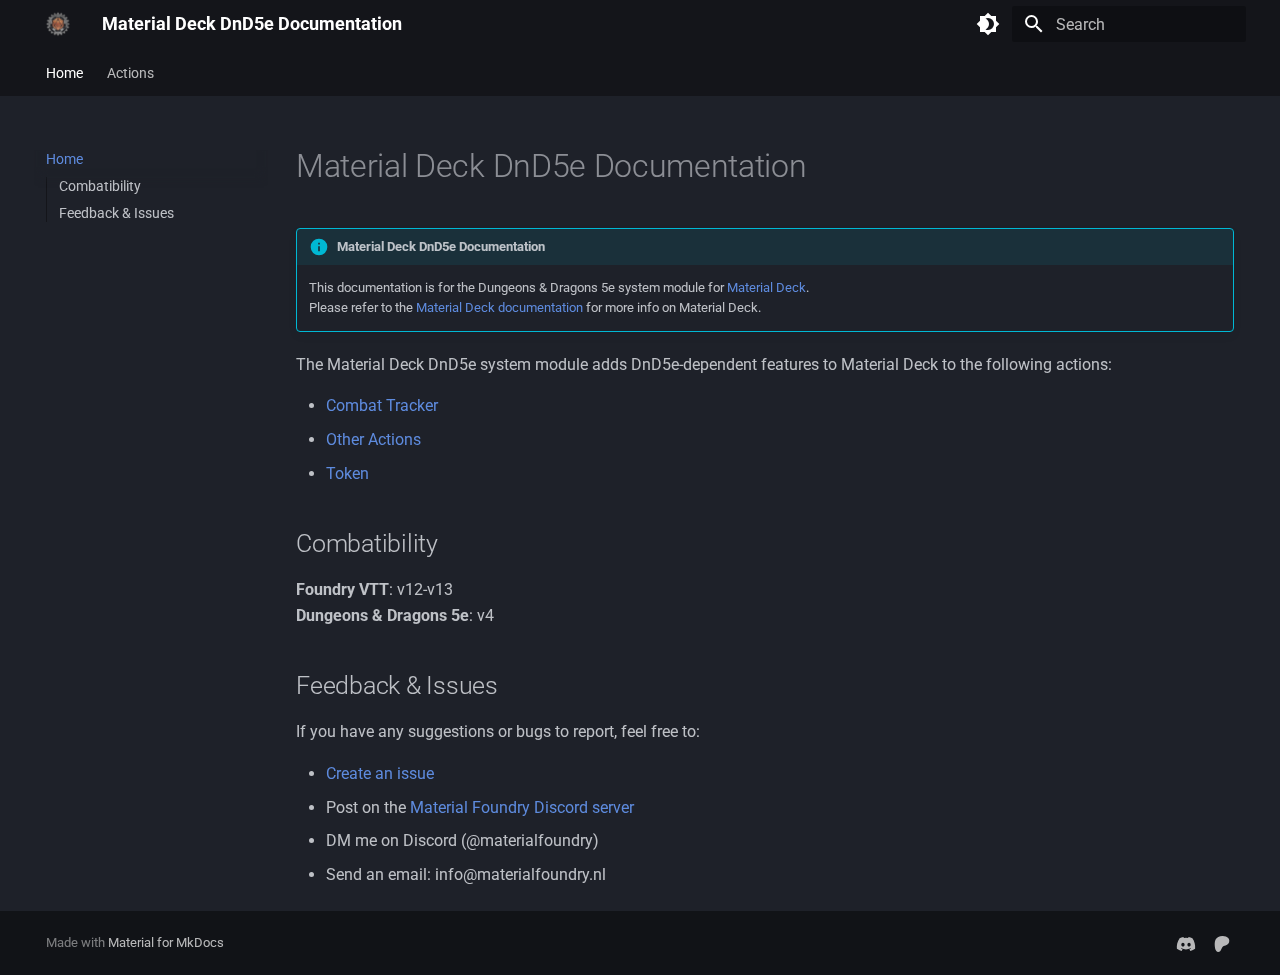
<file: index.html>
<!doctype html>
<html lang="en" class="no-js">
  <head>
    
      <meta charset="utf-8">
      <meta name="viewport" content="width=device-width,initial-scale=1">
      
      
      
        <link rel="canonical" href="https://materialfoundry.github.io/MaterialDeck_DnD5e/">
      
      
      
        <link rel="next" href="actions/combatTracker/">
      
      
      <link rel="icon" href="img/icon.ico">
      <meta name="generator" content="mkdocs-1.6.1, mkdocs-material-9.6.10">
    
    
      
        <title>Material Deck DnD5e Documentation</title>
      
    
    
      <link rel="stylesheet" href="assets/stylesheets/main.4af4bdda.min.css">
      
        
        <link rel="stylesheet" href="assets/stylesheets/palette.06af60db.min.css">
      
      


    
    
      
    
    
      
        
        
        <link rel="preconnect" href="https://fonts.gstatic.com" crossorigin>
        <link rel="stylesheet" href="https://fonts.googleapis.com/css?family=Roboto:300,300i,400,400i,700,700i%7CRoboto+Mono:400,400i,700,700i&display=fallback">
        <style>:root{--md-text-font:"Roboto";--md-code-font:"Roboto Mono"}</style>
      
    
    
      <link rel="stylesheet" href="style.css">
    
    <script>__md_scope=new URL(".",location),__md_hash=e=>[...e].reduce(((e,_)=>(e<<5)-e+_.charCodeAt(0)),0),__md_get=(e,_=localStorage,t=__md_scope)=>JSON.parse(_.getItem(t.pathname+"."+e)),__md_set=(e,_,t=localStorage,a=__md_scope)=>{try{t.setItem(a.pathname+"."+e,JSON.stringify(_))}catch(e){}}</script>
    
      

    
    
    
  </head>
  
  
    
    
      
    
    
    
    
    <body dir="ltr" data-md-color-scheme="slate" data-md-color-primary="black" data-md-color-accent="indigo">
  
    
    <input class="md-toggle" data-md-toggle="drawer" type="checkbox" id="__drawer" autocomplete="off">
    <input class="md-toggle" data-md-toggle="search" type="checkbox" id="__search" autocomplete="off">
    <label class="md-overlay" for="__drawer"></label>
    <div data-md-component="skip">
      
        
        <a href="#material-deck-dnd5e-documentation" class="md-skip">
          Skip to content
        </a>
      
    </div>
    <div data-md-component="announce">
      
    </div>
    
    
      

<header class="md-header" data-md-component="header">
  <nav class="md-header__inner md-grid" aria-label="Header">
    <a href="." title="Material Deck DnD5e Documentation" class="md-header__button md-logo" aria-label="Material Deck DnD5e Documentation" data-md-component="logo">
      
  <img src="img/MaterialFoundry.png" alt="logo">

    </a>
    <label class="md-header__button md-icon" for="__drawer">
      
      <svg xmlns="http://www.w3.org/2000/svg" viewBox="0 0 24 24"><path d="M3 6h18v2H3zm0 5h18v2H3zm0 5h18v2H3z"/></svg>
    </label>
    <div class="md-header__title" data-md-component="header-title">
      <div class="md-header__ellipsis">
        <div class="md-header__topic">
          <span class="md-ellipsis">
            Material Deck DnD5e Documentation
          </span>
        </div>
        <div class="md-header__topic" data-md-component="header-topic">
          <span class="md-ellipsis">
            
              Home
            
          </span>
        </div>
      </div>
    </div>
    
      
        <form class="md-header__option" data-md-component="palette">
  
    
    
    
    <input class="md-option" data-md-color-media="" data-md-color-scheme="slate" data-md-color-primary="black" data-md-color-accent="indigo"  aria-label="Switch to light mode"  type="radio" name="__palette" id="__palette_0">
    
      <label class="md-header__button md-icon" title="Switch to light mode" for="__palette_1" hidden>
        <svg xmlns="http://www.w3.org/2000/svg" viewBox="0 0 24 24"><path d="M12 18c-.89 0-1.74-.2-2.5-.55C11.56 16.5 13 14.42 13 12s-1.44-4.5-3.5-5.45C10.26 6.2 11.11 6 12 6a6 6 0 0 1 6 6 6 6 0 0 1-6 6m8-9.31V4h-4.69L12 .69 8.69 4H4v4.69L.69 12 4 15.31V20h4.69L12 23.31 15.31 20H20v-4.69L23.31 12z"/></svg>
      </label>
    
  
    
    
    
    <input class="md-option" data-md-color-media="" data-md-color-scheme="default" data-md-color-primary="blue-grey" data-md-color-accent="indigo"  aria-label="Switch to dark mode"  type="radio" name="__palette" id="__palette_1">
    
      <label class="md-header__button md-icon" title="Switch to dark mode" for="__palette_0" hidden>
        <svg xmlns="http://www.w3.org/2000/svg" viewBox="0 0 24 24"><path d="M12 8a4 4 0 0 0-4 4 4 4 0 0 0 4 4 4 4 0 0 0 4-4 4 4 0 0 0-4-4m0 10a6 6 0 0 1-6-6 6 6 0 0 1 6-6 6 6 0 0 1 6 6 6 6 0 0 1-6 6m8-9.31V4h-4.69L12 .69 8.69 4H4v4.69L.69 12 4 15.31V20h4.69L12 23.31 15.31 20H20v-4.69L23.31 12z"/></svg>
      </label>
    
  
</form>
      
    
    
      <script>var palette=__md_get("__palette");if(palette&&palette.color){if("(prefers-color-scheme)"===palette.color.media){var media=matchMedia("(prefers-color-scheme: light)"),input=document.querySelector(media.matches?"[data-md-color-media='(prefers-color-scheme: light)']":"[data-md-color-media='(prefers-color-scheme: dark)']");palette.color.media=input.getAttribute("data-md-color-media"),palette.color.scheme=input.getAttribute("data-md-color-scheme"),palette.color.primary=input.getAttribute("data-md-color-primary"),palette.color.accent=input.getAttribute("data-md-color-accent")}for(var[key,value]of Object.entries(palette.color))document.body.setAttribute("data-md-color-"+key,value)}</script>
    
    
    
      <label class="md-header__button md-icon" for="__search">
        
        <svg xmlns="http://www.w3.org/2000/svg" viewBox="0 0 24 24"><path d="M9.5 3A6.5 6.5 0 0 1 16 9.5c0 1.61-.59 3.09-1.56 4.23l.27.27h.79l5 5-1.5 1.5-5-5v-.79l-.27-.27A6.52 6.52 0 0 1 9.5 16 6.5 6.5 0 0 1 3 9.5 6.5 6.5 0 0 1 9.5 3m0 2C7 5 5 7 5 9.5S7 14 9.5 14 14 12 14 9.5 12 5 9.5 5"/></svg>
      </label>
      <div class="md-search" data-md-component="search" role="dialog">
  <label class="md-search__overlay" for="__search"></label>
  <div class="md-search__inner" role="search">
    <form class="md-search__form" name="search">
      <input type="text" class="md-search__input" name="query" aria-label="Search" placeholder="Search" autocapitalize="off" autocorrect="off" autocomplete="off" spellcheck="false" data-md-component="search-query" required>
      <label class="md-search__icon md-icon" for="__search">
        
        <svg xmlns="http://www.w3.org/2000/svg" viewBox="0 0 24 24"><path d="M9.5 3A6.5 6.5 0 0 1 16 9.5c0 1.61-.59 3.09-1.56 4.23l.27.27h.79l5 5-1.5 1.5-5-5v-.79l-.27-.27A6.52 6.52 0 0 1 9.5 16 6.5 6.5 0 0 1 3 9.5 6.5 6.5 0 0 1 9.5 3m0 2C7 5 5 7 5 9.5S7 14 9.5 14 14 12 14 9.5 12 5 9.5 5"/></svg>
        
        <svg xmlns="http://www.w3.org/2000/svg" viewBox="0 0 24 24"><path d="M20 11v2H8l5.5 5.5-1.42 1.42L4.16 12l7.92-7.92L13.5 5.5 8 11z"/></svg>
      </label>
      <nav class="md-search__options" aria-label="Search">
        
        <button type="reset" class="md-search__icon md-icon" title="Clear" aria-label="Clear" tabindex="-1">
          
          <svg xmlns="http://www.w3.org/2000/svg" viewBox="0 0 24 24"><path d="M19 6.41 17.59 5 12 10.59 6.41 5 5 6.41 10.59 12 5 17.59 6.41 19 12 13.41 17.59 19 19 17.59 13.41 12z"/></svg>
        </button>
      </nav>
      
    </form>
    <div class="md-search__output">
      <div class="md-search__scrollwrap" tabindex="0" data-md-scrollfix>
        <div class="md-search-result" data-md-component="search-result">
          <div class="md-search-result__meta">
            Initializing search
          </div>
          <ol class="md-search-result__list" role="presentation"></ol>
        </div>
      </div>
    </div>
  </div>
</div>
    
    
  </nav>
  
</header>
    
    <div class="md-container" data-md-component="container">
      
      
        
          
            
<nav class="md-tabs" aria-label="Tabs" data-md-component="tabs">
  <div class="md-grid">
    <ul class="md-tabs__list">
      
        
  
  
  
    
  
  
    <li class="md-tabs__item md-tabs__item--active">
      <a href="." class="md-tabs__link">
        
  
  
    
  
  Home

      </a>
    </li>
  

      
        
  
  
  
  
    
    
      <li class="md-tabs__item">
        <a href="actions/combatTracker/" class="md-tabs__link">
          
  
  
  Actions

        </a>
      </li>
    
  

      
    </ul>
  </div>
</nav>
          
        
      
      <main class="md-main" data-md-component="main">
        <div class="md-main__inner md-grid">
          
            
              
              <div class="md-sidebar md-sidebar--primary" data-md-component="sidebar" data-md-type="navigation" >
                <div class="md-sidebar__scrollwrap">
                  <div class="md-sidebar__inner">
                    


  


  

<nav class="md-nav md-nav--primary md-nav--lifted md-nav--integrated" aria-label="Navigation" data-md-level="0">
  <label class="md-nav__title" for="__drawer">
    <a href="." title="Material Deck DnD5e Documentation" class="md-nav__button md-logo" aria-label="Material Deck DnD5e Documentation" data-md-component="logo">
      
  <img src="img/MaterialFoundry.png" alt="logo">

    </a>
    Material Deck DnD5e Documentation
  </label>
  
  <ul class="md-nav__list" data-md-scrollfix>
    
      
      
  
  
    
  
  
  
    <li class="md-nav__item md-nav__item--active">
      
      <input class="md-nav__toggle md-toggle" type="checkbox" id="__toc">
      
      
        
      
      
        <label class="md-nav__link md-nav__link--active" for="__toc">
          
  
  
  <span class="md-ellipsis">
    Home
    
  </span>
  

          <span class="md-nav__icon md-icon"></span>
        </label>
      
      <a href="." class="md-nav__link md-nav__link--active">
        
  
  
  <span class="md-ellipsis">
    Home
    
  </span>
  

      </a>
      
        

<nav class="md-nav md-nav--secondary" aria-label="Table of contents">
  
  
  
    
  
  
    <label class="md-nav__title" for="__toc">
      <span class="md-nav__icon md-icon"></span>
      Table of contents
    </label>
    <ul class="md-nav__list" data-md-component="toc" data-md-scrollfix>
      
        <li class="md-nav__item">
  <a href="#combatibility" class="md-nav__link">
    <span class="md-ellipsis">
      Combatibility
    </span>
  </a>
  
</li>
      
        <li class="md-nav__item">
  <a href="#feedback-issues" class="md-nav__link">
    <span class="md-ellipsis">
      Feedback &amp; Issues
    </span>
  </a>
  
</li>
      
    </ul>
  
</nav>
      
    </li>
  

    
      
      
  
  
  
  
    
    
    
    
      
      
    
    
    <li class="md-nav__item md-nav__item--nested">
      
        
        
        <input class="md-nav__toggle md-toggle " type="checkbox" id="__nav_2" >
        
          
          <label class="md-nav__link" for="__nav_2" id="__nav_2_label" tabindex="0">
            
  
  
  <span class="md-ellipsis">
    Actions
    
  </span>
  

            <span class="md-nav__icon md-icon"></span>
          </label>
        
        <nav class="md-nav" data-md-level="1" aria-labelledby="__nav_2_label" aria-expanded="false">
          <label class="md-nav__title" for="__nav_2">
            <span class="md-nav__icon md-icon"></span>
            Actions
          </label>
          <ul class="md-nav__list" data-md-scrollfix>
            
              
                
  
  
  
  
    <li class="md-nav__item">
      <a href="actions/combatTracker/" class="md-nav__link">
        
  
  
  <span class="md-ellipsis">
    Combat Tracker
    
  </span>
  

      </a>
    </li>
  

              
            
              
                
  
  
  
  
    <li class="md-nav__item">
      <a href="actions/otherActions/" class="md-nav__link">
        
  
  
  <span class="md-ellipsis">
    Other Actions
    
  </span>
  

      </a>
    </li>
  

              
            
              
                
  
  
  
  
    <li class="md-nav__item">
      <a href="actions/token/" class="md-nav__link">
        
  
  
  <span class="md-ellipsis">
    Token
    
  </span>
  

      </a>
    </li>
  

              
            
          </ul>
        </nav>
      
    </li>
  

    
  </ul>
</nav>
                  </div>
                </div>
              </div>
            
            
          
          
            <div class="md-content" data-md-component="content">
              <article class="md-content__inner md-typeset">
                
                  



<h1 id="material-deck-dnd5e-documentation">Material Deck DnD5e Documentation</h1>
<div class="admonition info">
<p class="admonition-title">Material Deck DnD5e Documentation</p>
<p>This documentation is for the Dungeons &amp; Dragons 5e system module for <a href="https://foundryvtt.com/packages/materialdeck-premium">Material Deck</a>.<br>
Please refer to the <a href="https://materialfoundry.github.io/MaterialDeck/">Material Deck documentation</a> for more info on Material Deck.</p>
</div>
<p>The Material Deck DnD5e system module adds DnD5e-dependent features to Material Deck to the following actions:</p>
<ul>
<li><a href="actions/combatTracker/">Combat Tracker</a></li>
<li><a href="actions/otherActions/">Other Actions</a></li>
<li><a href="actions/token/">Token</a></li>
</ul>
<h2 id="combatibility">Combatibility</h2>
<p><b>Foundry VTT</b>: v12-v13<br>
<b>Dungeons &amp; Dragons 5e</b>: v4</p>
<h2 id="feedback-issues">Feedback &amp; Issues</h2>
<p>If you have any suggestions or bugs to report, feel free to:</p>
<ul>
<li><a href="https://github.com/MaterialFoundry/MaterialDeck_DnD5e/issues">Create an issue</a></li>
<li>Post on the <a href="https://discord.gg/3hd4G6TkmA">Material Foundry Discord server</a></li>
<li>DM me on Discord (@materialfoundry)</li>
<li>Send an email: info@materialfoundry.nl</li>
</ul>












                
              </article>
            </div>
          
          
<script>var target=document.getElementById(location.hash.slice(1));target&&target.name&&(target.checked=target.name.startsWith("__tabbed_"))</script>
        </div>
        
          <button type="button" class="md-top md-icon" data-md-component="top" hidden>
  
  <svg xmlns="http://www.w3.org/2000/svg" viewBox="0 0 24 24"><path d="M13 20h-2V8l-5.5 5.5-1.42-1.42L12 4.16l7.92 7.92-1.42 1.42L13 8z"/></svg>
  Back to top
</button>
        
      </main>
      
        <footer class="md-footer">
  
  <div class="md-footer-meta md-typeset">
    <div class="md-footer-meta__inner md-grid">
      <div class="md-copyright">
  
  
    Made with
    <a href="https://squidfunk.github.io/mkdocs-material/" target="_blank" rel="noopener">
      Material for MkDocs
    </a>
  
</div>
      
        <div class="md-social">
  
    
    
    
    
      
      
    
    <a href="https://discord.gg/3hd4G6TkmA" target="_blank" rel="noopener" title="discord.gg" class="md-social__link">
      <svg xmlns="http://www.w3.org/2000/svg" viewBox="0 0 640 512"><!--! Font Awesome Free 6.7.2 by @fontawesome - https://fontawesome.com License - https://fontawesome.com/license/free (Icons: CC BY 4.0, Fonts: SIL OFL 1.1, Code: MIT License) Copyright 2024 Fonticons, Inc.--><path d="M524.531 69.836a1.5 1.5 0 0 0-.764-.7A485 485 0 0 0 404.081 32.03a1.82 1.82 0 0 0-1.923.91 338 338 0 0 0-14.9 30.6 447.9 447.9 0 0 0-134.426 0 310 310 0 0 0-15.135-30.6 1.89 1.89 0 0 0-1.924-.91 483.7 483.7 0 0 0-119.688 37.107 1.7 1.7 0 0 0-.788.676C39.068 183.651 18.186 294.69 28.43 404.354a2.02 2.02 0 0 0 .765 1.375 487.7 487.7 0 0 0 146.825 74.189 1.9 1.9 0 0 0 2.063-.676A348 348 0 0 0 208.12 430.4a1.86 1.86 0 0 0-1.019-2.588 321 321 0 0 1-45.868-21.853 1.885 1.885 0 0 1-.185-3.126 251 251 0 0 0 9.109-7.137 1.82 1.82 0 0 1 1.9-.256c96.229 43.917 200.41 43.917 295.5 0a1.81 1.81 0 0 1 1.924.233 235 235 0 0 0 9.132 7.16 1.884 1.884 0 0 1-.162 3.126 301.4 301.4 0 0 1-45.89 21.83 1.875 1.875 0 0 0-1 2.611 391 391 0 0 0 30.014 48.815 1.86 1.86 0 0 0 2.063.7A486 486 0 0 0 610.7 405.729a1.88 1.88 0 0 0 .765-1.352c12.264-126.783-20.532-236.912-86.934-334.541M222.491 337.58c-28.972 0-52.844-26.587-52.844-59.239s23.409-59.241 52.844-59.241c29.665 0 53.306 26.82 52.843 59.239 0 32.654-23.41 59.241-52.843 59.241m195.38 0c-28.971 0-52.843-26.587-52.843-59.239s23.409-59.241 52.843-59.241c29.667 0 53.307 26.82 52.844 59.239 0 32.654-23.177 59.241-52.844 59.241"/></svg>
    </a>
  
    
    
    
    
      
      
    
    <a href="https://www.patreon.com/materialfoundry" target="_blank" rel="noopener" title="www.patreon.com" class="md-social__link">
      <svg xmlns="http://www.w3.org/2000/svg" viewBox="0 0 512 512"><!--! Font Awesome Free 6.7.2 by @fontawesome - https://fontawesome.com License - https://fontawesome.com/license/free (Icons: CC BY 4.0, Fonts: SIL OFL 1.1, Code: MIT License) Copyright 2024 Fonticons, Inc.--><path d="M489.7 153.8c-.1-65.4-51-119-110.7-138.3C304.8-8.5 207-5 136.1 28.4 50.3 68.9 23.3 157.7 22.3 246.2 21.5 319 28.7 510.6 136.9 512c80.3 1 92.3-102.5 129.5-152.3 26.4-35.5 60.5-45.5 102.4-55.9 72-17.8 121.1-74.7 121-150z"/></svg>
    </a>
  
</div>
      
    </div>
  </div>
</footer>
      
    </div>
    <div class="md-dialog" data-md-component="dialog">
      <div class="md-dialog__inner md-typeset"></div>
    </div>
    
    
    
      
      <script id="__config" type="application/json">{"base": ".", "features": ["navigation.tracking", "navigation.tabs", "toc.integrate", "navigation.top"], "search": "assets/javascripts/workers/search.f8cc74c7.min.js", "tags": null, "translations": {"clipboard.copied": "Copied to clipboard", "clipboard.copy": "Copy to clipboard", "search.result.more.one": "1 more on this page", "search.result.more.other": "# more on this page", "search.result.none": "No matching documents", "search.result.one": "1 matching document", "search.result.other": "# matching documents", "search.result.placeholder": "Type to start searching", "search.result.term.missing": "Missing", "select.version": "Select version"}, "version": null}</script>
    
    
      <script src="assets/javascripts/bundle.c8b220af.min.js"></script>
      
    
  </body>
</html>
</file>
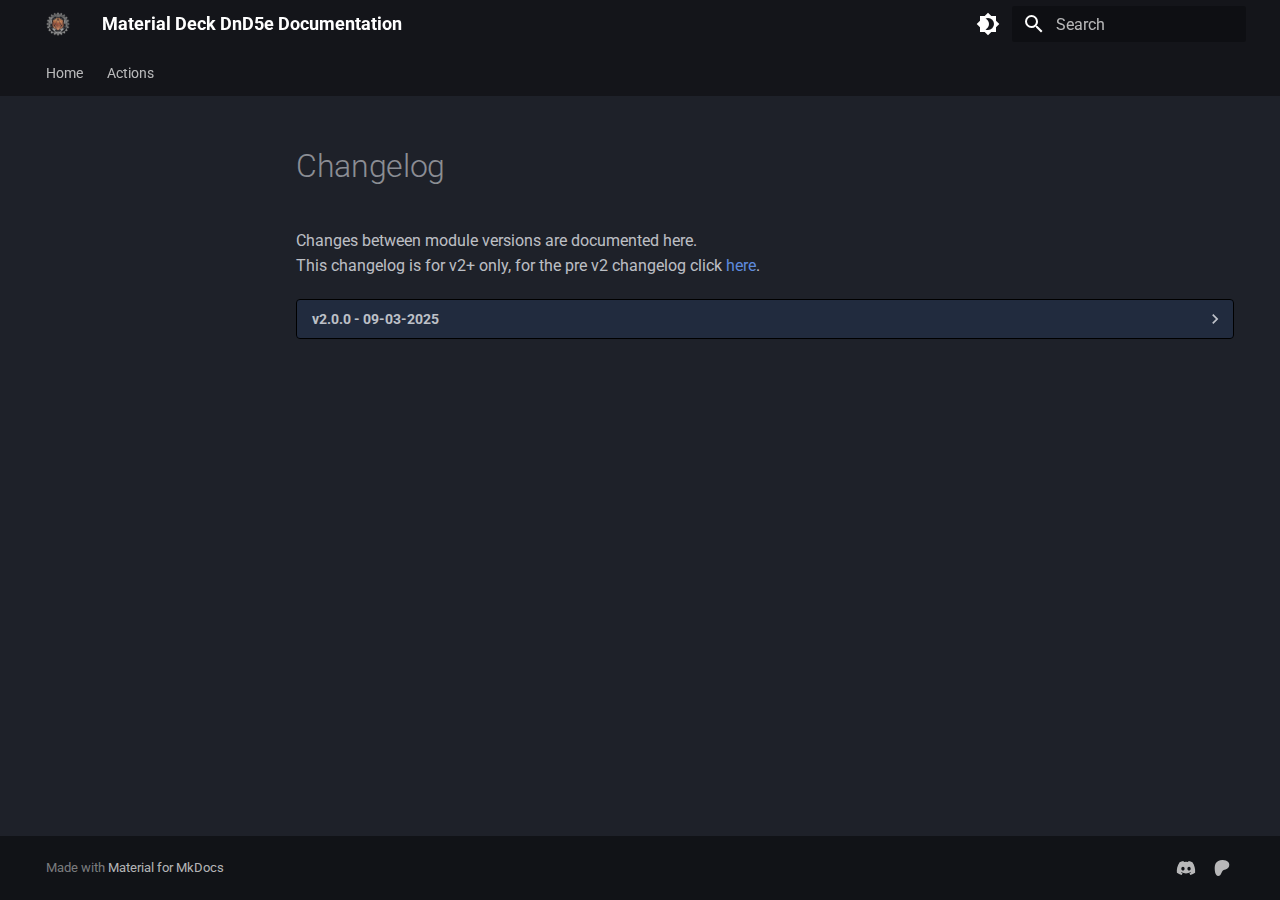
<file: changelog/index.html>
<!doctype html>
<html lang="en" class="no-js">
  <head>
    
      <meta charset="utf-8">
      <meta name="viewport" content="width=device-width,initial-scale=1">
      
      
      
        <link rel="canonical" href="https://materialfoundry.github.io/MaterialDeck_DnD5e/changelog/">
      
      
      
      
      <link rel="icon" href="../img/icon.ico">
      <meta name="generator" content="mkdocs-1.6.1, mkdocs-material-9.6.10">
    
    
      
        <title>Changelog - Material Deck DnD5e Documentation</title>
      
    
    
      <link rel="stylesheet" href="../assets/stylesheets/main.4af4bdda.min.css">
      
        
        <link rel="stylesheet" href="../assets/stylesheets/palette.06af60db.min.css">
      
      


    
    
      
    
    
      
        
        
        <link rel="preconnect" href="https://fonts.gstatic.com" crossorigin>
        <link rel="stylesheet" href="https://fonts.googleapis.com/css?family=Roboto:300,300i,400,400i,700,700i%7CRoboto+Mono:400,400i,700,700i&display=fallback">
        <style>:root{--md-text-font:"Roboto";--md-code-font:"Roboto Mono"}</style>
      
    
    
      <link rel="stylesheet" href="../style.css">
    
    <script>__md_scope=new URL("..",location),__md_hash=e=>[...e].reduce(((e,_)=>(e<<5)-e+_.charCodeAt(0)),0),__md_get=(e,_=localStorage,t=__md_scope)=>JSON.parse(_.getItem(t.pathname+"."+e)),__md_set=(e,_,t=localStorage,a=__md_scope)=>{try{t.setItem(a.pathname+"."+e,JSON.stringify(_))}catch(e){}}</script>
    
      

    
    
    
  </head>
  
  
    
    
      
    
    
    
    
    <body dir="ltr" data-md-color-scheme="slate" data-md-color-primary="black" data-md-color-accent="indigo">
  
    
    <input class="md-toggle" data-md-toggle="drawer" type="checkbox" id="__drawer" autocomplete="off">
    <input class="md-toggle" data-md-toggle="search" type="checkbox" id="__search" autocomplete="off">
    <label class="md-overlay" for="__drawer"></label>
    <div data-md-component="skip">
      
    </div>
    <div data-md-component="announce">
      
    </div>
    
    
      

<header class="md-header" data-md-component="header">
  <nav class="md-header__inner md-grid" aria-label="Header">
    <a href=".." title="Material Deck DnD5e Documentation" class="md-header__button md-logo" aria-label="Material Deck DnD5e Documentation" data-md-component="logo">
      
  <img src="../img/MaterialFoundry.png" alt="logo">

    </a>
    <label class="md-header__button md-icon" for="__drawer">
      
      <svg xmlns="http://www.w3.org/2000/svg" viewBox="0 0 24 24"><path d="M3 6h18v2H3zm0 5h18v2H3zm0 5h18v2H3z"/></svg>
    </label>
    <div class="md-header__title" data-md-component="header-title">
      <div class="md-header__ellipsis">
        <div class="md-header__topic">
          <span class="md-ellipsis">
            Material Deck DnD5e Documentation
          </span>
        </div>
        <div class="md-header__topic" data-md-component="header-topic">
          <span class="md-ellipsis">
            
              Changelog
            
          </span>
        </div>
      </div>
    </div>
    
      
        <form class="md-header__option" data-md-component="palette">
  
    
    
    
    <input class="md-option" data-md-color-media="" data-md-color-scheme="slate" data-md-color-primary="black" data-md-color-accent="indigo"  aria-label="Switch to light mode"  type="radio" name="__palette" id="__palette_0">
    
      <label class="md-header__button md-icon" title="Switch to light mode" for="__palette_1" hidden>
        <svg xmlns="http://www.w3.org/2000/svg" viewBox="0 0 24 24"><path d="M12 18c-.89 0-1.74-.2-2.5-.55C11.56 16.5 13 14.42 13 12s-1.44-4.5-3.5-5.45C10.26 6.2 11.11 6 12 6a6 6 0 0 1 6 6 6 6 0 0 1-6 6m8-9.31V4h-4.69L12 .69 8.69 4H4v4.69L.69 12 4 15.31V20h4.69L12 23.31 15.31 20H20v-4.69L23.31 12z"/></svg>
      </label>
    
  
    
    
    
    <input class="md-option" data-md-color-media="" data-md-color-scheme="default" data-md-color-primary="blue-grey" data-md-color-accent="indigo"  aria-label="Switch to dark mode"  type="radio" name="__palette" id="__palette_1">
    
      <label class="md-header__button md-icon" title="Switch to dark mode" for="__palette_0" hidden>
        <svg xmlns="http://www.w3.org/2000/svg" viewBox="0 0 24 24"><path d="M12 8a4 4 0 0 0-4 4 4 4 0 0 0 4 4 4 4 0 0 0 4-4 4 4 0 0 0-4-4m0 10a6 6 0 0 1-6-6 6 6 0 0 1 6-6 6 6 0 0 1 6 6 6 6 0 0 1-6 6m8-9.31V4h-4.69L12 .69 8.69 4H4v4.69L.69 12 4 15.31V20h4.69L12 23.31 15.31 20H20v-4.69L23.31 12z"/></svg>
      </label>
    
  
</form>
      
    
    
      <script>var palette=__md_get("__palette");if(palette&&palette.color){if("(prefers-color-scheme)"===palette.color.media){var media=matchMedia("(prefers-color-scheme: light)"),input=document.querySelector(media.matches?"[data-md-color-media='(prefers-color-scheme: light)']":"[data-md-color-media='(prefers-color-scheme: dark)']");palette.color.media=input.getAttribute("data-md-color-media"),palette.color.scheme=input.getAttribute("data-md-color-scheme"),palette.color.primary=input.getAttribute("data-md-color-primary"),palette.color.accent=input.getAttribute("data-md-color-accent")}for(var[key,value]of Object.entries(palette.color))document.body.setAttribute("data-md-color-"+key,value)}</script>
    
    
    
      <label class="md-header__button md-icon" for="__search">
        
        <svg xmlns="http://www.w3.org/2000/svg" viewBox="0 0 24 24"><path d="M9.5 3A6.5 6.5 0 0 1 16 9.5c0 1.61-.59 3.09-1.56 4.23l.27.27h.79l5 5-1.5 1.5-5-5v-.79l-.27-.27A6.52 6.52 0 0 1 9.5 16 6.5 6.5 0 0 1 3 9.5 6.5 6.5 0 0 1 9.5 3m0 2C7 5 5 7 5 9.5S7 14 9.5 14 14 12 14 9.5 12 5 9.5 5"/></svg>
      </label>
      <div class="md-search" data-md-component="search" role="dialog">
  <label class="md-search__overlay" for="__search"></label>
  <div class="md-search__inner" role="search">
    <form class="md-search__form" name="search">
      <input type="text" class="md-search__input" name="query" aria-label="Search" placeholder="Search" autocapitalize="off" autocorrect="off" autocomplete="off" spellcheck="false" data-md-component="search-query" required>
      <label class="md-search__icon md-icon" for="__search">
        
        <svg xmlns="http://www.w3.org/2000/svg" viewBox="0 0 24 24"><path d="M9.5 3A6.5 6.5 0 0 1 16 9.5c0 1.61-.59 3.09-1.56 4.23l.27.27h.79l5 5-1.5 1.5-5-5v-.79l-.27-.27A6.52 6.52 0 0 1 9.5 16 6.5 6.5 0 0 1 3 9.5 6.5 6.5 0 0 1 9.5 3m0 2C7 5 5 7 5 9.5S7 14 9.5 14 14 12 14 9.5 12 5 9.5 5"/></svg>
        
        <svg xmlns="http://www.w3.org/2000/svg" viewBox="0 0 24 24"><path d="M20 11v2H8l5.5 5.5-1.42 1.42L4.16 12l7.92-7.92L13.5 5.5 8 11z"/></svg>
      </label>
      <nav class="md-search__options" aria-label="Search">
        
        <button type="reset" class="md-search__icon md-icon" title="Clear" aria-label="Clear" tabindex="-1">
          
          <svg xmlns="http://www.w3.org/2000/svg" viewBox="0 0 24 24"><path d="M19 6.41 17.59 5 12 10.59 6.41 5 5 6.41 10.59 12 5 17.59 6.41 19 12 13.41 17.59 19 19 17.59 13.41 12z"/></svg>
        </button>
      </nav>
      
    </form>
    <div class="md-search__output">
      <div class="md-search__scrollwrap" tabindex="0" data-md-scrollfix>
        <div class="md-search-result" data-md-component="search-result">
          <div class="md-search-result__meta">
            Initializing search
          </div>
          <ol class="md-search-result__list" role="presentation"></ol>
        </div>
      </div>
    </div>
  </div>
</div>
    
    
  </nav>
  
</header>
    
    <div class="md-container" data-md-component="container">
      
      
        
          
            
<nav class="md-tabs" aria-label="Tabs" data-md-component="tabs">
  <div class="md-grid">
    <ul class="md-tabs__list">
      
        
  
  
  
  
    <li class="md-tabs__item">
      <a href=".." class="md-tabs__link">
        
  
  
    
  
  Home

      </a>
    </li>
  

      
        
  
  
  
  
    
    
      <li class="md-tabs__item">
        <a href="../actions/combatTracker/" class="md-tabs__link">
          
  
  
  Actions

        </a>
      </li>
    
  

      
    </ul>
  </div>
</nav>
          
        
      
      <main class="md-main" data-md-component="main">
        <div class="md-main__inner md-grid">
          
            
              
              <div class="md-sidebar md-sidebar--primary" data-md-component="sidebar" data-md-type="navigation" >
                <div class="md-sidebar__scrollwrap">
                  <div class="md-sidebar__inner">
                    


  


  

<nav class="md-nav md-nav--primary md-nav--lifted md-nav--integrated" aria-label="Navigation" data-md-level="0">
  <label class="md-nav__title" for="__drawer">
    <a href=".." title="Material Deck DnD5e Documentation" class="md-nav__button md-logo" aria-label="Material Deck DnD5e Documentation" data-md-component="logo">
      
  <img src="../img/MaterialFoundry.png" alt="logo">

    </a>
    Material Deck DnD5e Documentation
  </label>
  
  <ul class="md-nav__list" data-md-scrollfix>
    
      
      
  
  
  
  
    <li class="md-nav__item">
      <a href=".." class="md-nav__link">
        
  
  
  <span class="md-ellipsis">
    Home
    
  </span>
  

      </a>
    </li>
  

    
      
      
  
  
  
  
    
    
    
    
      
      
    
    
    <li class="md-nav__item md-nav__item--nested">
      
        
        
        <input class="md-nav__toggle md-toggle " type="checkbox" id="__nav_2" >
        
          
          <label class="md-nav__link" for="__nav_2" id="__nav_2_label" tabindex="0">
            
  
  
  <span class="md-ellipsis">
    Actions
    
  </span>
  

            <span class="md-nav__icon md-icon"></span>
          </label>
        
        <nav class="md-nav" data-md-level="1" aria-labelledby="__nav_2_label" aria-expanded="false">
          <label class="md-nav__title" for="__nav_2">
            <span class="md-nav__icon md-icon"></span>
            Actions
          </label>
          <ul class="md-nav__list" data-md-scrollfix>
            
              
                
  
  
  
  
    <li class="md-nav__item">
      <a href="../actions/combatTracker/" class="md-nav__link">
        
  
  
  <span class="md-ellipsis">
    Combat Tracker
    
  </span>
  

      </a>
    </li>
  

              
            
              
                
  
  
  
  
    <li class="md-nav__item">
      <a href="../actions/otherActions/" class="md-nav__link">
        
  
  
  <span class="md-ellipsis">
    Other Actions
    
  </span>
  

      </a>
    </li>
  

              
            
              
                
  
  
  
  
    <li class="md-nav__item">
      <a href="../actions/token/" class="md-nav__link">
        
  
  
  <span class="md-ellipsis">
    Token
    
  </span>
  

      </a>
    </li>
  

              
            
          </ul>
        </nav>
      
    </li>
  

    
  </ul>
</nav>
                  </div>
                </div>
              </div>
            
            
          
          
            <div class="md-content" data-md-component="content">
              <article class="md-content__inner md-typeset">
                
                  



  <h1>Changelog</h1>

<p>Changes between module versions are documented here.<br>
This changelog is for v2+ only, for the pre v2 changelog click <a href="https://github.com/MaterialFoundry/MaterialDeck_DnD5e/blob/main/changelog.md">here</a>.</p>
<details class="changelog">
<summary>v2.0.0 - 09-03-2025</summary>
</details>












                
              </article>
            </div>
          
          
<script>var target=document.getElementById(location.hash.slice(1));target&&target.name&&(target.checked=target.name.startsWith("__tabbed_"))</script>
        </div>
        
          <button type="button" class="md-top md-icon" data-md-component="top" hidden>
  
  <svg xmlns="http://www.w3.org/2000/svg" viewBox="0 0 24 24"><path d="M13 20h-2V8l-5.5 5.5-1.42-1.42L12 4.16l7.92 7.92-1.42 1.42L13 8z"/></svg>
  Back to top
</button>
        
      </main>
      
        <footer class="md-footer">
  
  <div class="md-footer-meta md-typeset">
    <div class="md-footer-meta__inner md-grid">
      <div class="md-copyright">
  
  
    Made with
    <a href="https://squidfunk.github.io/mkdocs-material/" target="_blank" rel="noopener">
      Material for MkDocs
    </a>
  
</div>
      
        <div class="md-social">
  
    
    
    
    
      
      
    
    <a href="https://discord.gg/3hd4G6TkmA" target="_blank" rel="noopener" title="discord.gg" class="md-social__link">
      <svg xmlns="http://www.w3.org/2000/svg" viewBox="0 0 640 512"><!--! Font Awesome Free 6.7.2 by @fontawesome - https://fontawesome.com License - https://fontawesome.com/license/free (Icons: CC BY 4.0, Fonts: SIL OFL 1.1, Code: MIT License) Copyright 2024 Fonticons, Inc.--><path d="M524.531 69.836a1.5 1.5 0 0 0-.764-.7A485 485 0 0 0 404.081 32.03a1.82 1.82 0 0 0-1.923.91 338 338 0 0 0-14.9 30.6 447.9 447.9 0 0 0-134.426 0 310 310 0 0 0-15.135-30.6 1.89 1.89 0 0 0-1.924-.91 483.7 483.7 0 0 0-119.688 37.107 1.7 1.7 0 0 0-.788.676C39.068 183.651 18.186 294.69 28.43 404.354a2.02 2.02 0 0 0 .765 1.375 487.7 487.7 0 0 0 146.825 74.189 1.9 1.9 0 0 0 2.063-.676A348 348 0 0 0 208.12 430.4a1.86 1.86 0 0 0-1.019-2.588 321 321 0 0 1-45.868-21.853 1.885 1.885 0 0 1-.185-3.126 251 251 0 0 0 9.109-7.137 1.82 1.82 0 0 1 1.9-.256c96.229 43.917 200.41 43.917 295.5 0a1.81 1.81 0 0 1 1.924.233 235 235 0 0 0 9.132 7.16 1.884 1.884 0 0 1-.162 3.126 301.4 301.4 0 0 1-45.89 21.83 1.875 1.875 0 0 0-1 2.611 391 391 0 0 0 30.014 48.815 1.86 1.86 0 0 0 2.063.7A486 486 0 0 0 610.7 405.729a1.88 1.88 0 0 0 .765-1.352c12.264-126.783-20.532-236.912-86.934-334.541M222.491 337.58c-28.972 0-52.844-26.587-52.844-59.239s23.409-59.241 52.844-59.241c29.665 0 53.306 26.82 52.843 59.239 0 32.654-23.41 59.241-52.843 59.241m195.38 0c-28.971 0-52.843-26.587-52.843-59.239s23.409-59.241 52.843-59.241c29.667 0 53.307 26.82 52.844 59.239 0 32.654-23.177 59.241-52.844 59.241"/></svg>
    </a>
  
    
    
    
    
      
      
    
    <a href="https://www.patreon.com/materialfoundry" target="_blank" rel="noopener" title="www.patreon.com" class="md-social__link">
      <svg xmlns="http://www.w3.org/2000/svg" viewBox="0 0 512 512"><!--! Font Awesome Free 6.7.2 by @fontawesome - https://fontawesome.com License - https://fontawesome.com/license/free (Icons: CC BY 4.0, Fonts: SIL OFL 1.1, Code: MIT License) Copyright 2024 Fonticons, Inc.--><path d="M489.7 153.8c-.1-65.4-51-119-110.7-138.3C304.8-8.5 207-5 136.1 28.4 50.3 68.9 23.3 157.7 22.3 246.2 21.5 319 28.7 510.6 136.9 512c80.3 1 92.3-102.5 129.5-152.3 26.4-35.5 60.5-45.5 102.4-55.9 72-17.8 121.1-74.7 121-150z"/></svg>
    </a>
  
</div>
      
    </div>
  </div>
</footer>
      
    </div>
    <div class="md-dialog" data-md-component="dialog">
      <div class="md-dialog__inner md-typeset"></div>
    </div>
    
    
    
      
      <script id="__config" type="application/json">{"base": "..", "features": ["navigation.tracking", "navigation.tabs", "toc.integrate", "navigation.top"], "search": "../assets/javascripts/workers/search.f8cc74c7.min.js", "tags": null, "translations": {"clipboard.copied": "Copied to clipboard", "clipboard.copy": "Copy to clipboard", "search.result.more.one": "1 more on this page", "search.result.more.other": "# more on this page", "search.result.none": "No matching documents", "search.result.one": "1 matching document", "search.result.other": "# matching documents", "search.result.placeholder": "Type to start searching", "search.result.term.missing": "Missing", "select.version": "Select version"}, "version": null}</script>
    
    
      <script src="../assets/javascripts/bundle.c8b220af.min.js"></script>
      
    
  </body>
</html>
</file>
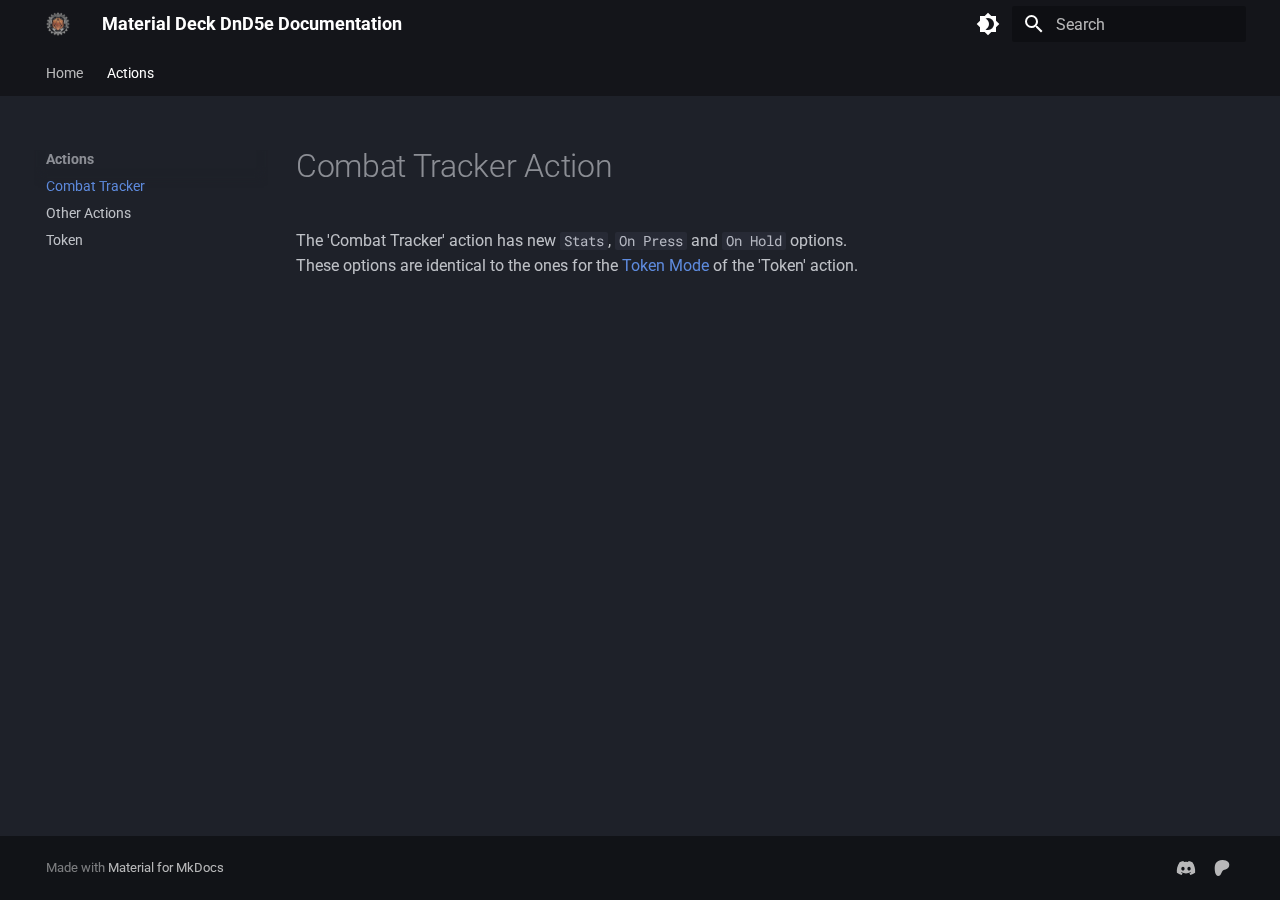
<file: actions/combatTracker/index.html>
<!doctype html>
<html lang="en" class="no-js">
  <head>
    
      <meta charset="utf-8">
      <meta name="viewport" content="width=device-width,initial-scale=1">
      
      
      
        <link rel="canonical" href="https://materialfoundry.github.io/MaterialDeck_DnD5e/actions/combatTracker/">
      
      
        <link rel="prev" href="../..">
      
      
        <link rel="next" href="../otherActions/">
      
      
      <link rel="icon" href="../../img/icon.ico">
      <meta name="generator" content="mkdocs-1.6.1, mkdocs-material-9.6.10">
    
    
      
        <title>Combat Tracker - Material Deck DnD5e Documentation</title>
      
    
    
      <link rel="stylesheet" href="../../assets/stylesheets/main.4af4bdda.min.css">
      
        
        <link rel="stylesheet" href="../../assets/stylesheets/palette.06af60db.min.css">
      
      


    
    
      
    
    
      
        
        
        <link rel="preconnect" href="https://fonts.gstatic.com" crossorigin>
        <link rel="stylesheet" href="https://fonts.googleapis.com/css?family=Roboto:300,300i,400,400i,700,700i%7CRoboto+Mono:400,400i,700,700i&display=fallback">
        <style>:root{--md-text-font:"Roboto";--md-code-font:"Roboto Mono"}</style>
      
    
    
      <link rel="stylesheet" href="../../style.css">
    
    <script>__md_scope=new URL("../..",location),__md_hash=e=>[...e].reduce(((e,_)=>(e<<5)-e+_.charCodeAt(0)),0),__md_get=(e,_=localStorage,t=__md_scope)=>JSON.parse(_.getItem(t.pathname+"."+e)),__md_set=(e,_,t=localStorage,a=__md_scope)=>{try{t.setItem(a.pathname+"."+e,JSON.stringify(_))}catch(e){}}</script>
    
      

    
    
    
  </head>
  
  
    
    
      
    
    
    
    
    <body dir="ltr" data-md-color-scheme="slate" data-md-color-primary="black" data-md-color-accent="indigo">
  
    
    <input class="md-toggle" data-md-toggle="drawer" type="checkbox" id="__drawer" autocomplete="off">
    <input class="md-toggle" data-md-toggle="search" type="checkbox" id="__search" autocomplete="off">
    <label class="md-overlay" for="__drawer"></label>
    <div data-md-component="skip">
      
        
        <a href="#combat-tracker-action" class="md-skip">
          Skip to content
        </a>
      
    </div>
    <div data-md-component="announce">
      
    </div>
    
    
      

<header class="md-header" data-md-component="header">
  <nav class="md-header__inner md-grid" aria-label="Header">
    <a href="../.." title="Material Deck DnD5e Documentation" class="md-header__button md-logo" aria-label="Material Deck DnD5e Documentation" data-md-component="logo">
      
  <img src="../../img/MaterialFoundry.png" alt="logo">

    </a>
    <label class="md-header__button md-icon" for="__drawer">
      
      <svg xmlns="http://www.w3.org/2000/svg" viewBox="0 0 24 24"><path d="M3 6h18v2H3zm0 5h18v2H3zm0 5h18v2H3z"/></svg>
    </label>
    <div class="md-header__title" data-md-component="header-title">
      <div class="md-header__ellipsis">
        <div class="md-header__topic">
          <span class="md-ellipsis">
            Material Deck DnD5e Documentation
          </span>
        </div>
        <div class="md-header__topic" data-md-component="header-topic">
          <span class="md-ellipsis">
            
              Combat Tracker
            
          </span>
        </div>
      </div>
    </div>
    
      
        <form class="md-header__option" data-md-component="palette">
  
    
    
    
    <input class="md-option" data-md-color-media="" data-md-color-scheme="slate" data-md-color-primary="black" data-md-color-accent="indigo"  aria-label="Switch to light mode"  type="radio" name="__palette" id="__palette_0">
    
      <label class="md-header__button md-icon" title="Switch to light mode" for="__palette_1" hidden>
        <svg xmlns="http://www.w3.org/2000/svg" viewBox="0 0 24 24"><path d="M12 18c-.89 0-1.74-.2-2.5-.55C11.56 16.5 13 14.42 13 12s-1.44-4.5-3.5-5.45C10.26 6.2 11.11 6 12 6a6 6 0 0 1 6 6 6 6 0 0 1-6 6m8-9.31V4h-4.69L12 .69 8.69 4H4v4.69L.69 12 4 15.31V20h4.69L12 23.31 15.31 20H20v-4.69L23.31 12z"/></svg>
      </label>
    
  
    
    
    
    <input class="md-option" data-md-color-media="" data-md-color-scheme="default" data-md-color-primary="blue-grey" data-md-color-accent="indigo"  aria-label="Switch to dark mode"  type="radio" name="__palette" id="__palette_1">
    
      <label class="md-header__button md-icon" title="Switch to dark mode" for="__palette_0" hidden>
        <svg xmlns="http://www.w3.org/2000/svg" viewBox="0 0 24 24"><path d="M12 8a4 4 0 0 0-4 4 4 4 0 0 0 4 4 4 4 0 0 0 4-4 4 4 0 0 0-4-4m0 10a6 6 0 0 1-6-6 6 6 0 0 1 6-6 6 6 0 0 1 6 6 6 6 0 0 1-6 6m8-9.31V4h-4.69L12 .69 8.69 4H4v4.69L.69 12 4 15.31V20h4.69L12 23.31 15.31 20H20v-4.69L23.31 12z"/></svg>
      </label>
    
  
</form>
      
    
    
      <script>var palette=__md_get("__palette");if(palette&&palette.color){if("(prefers-color-scheme)"===palette.color.media){var media=matchMedia("(prefers-color-scheme: light)"),input=document.querySelector(media.matches?"[data-md-color-media='(prefers-color-scheme: light)']":"[data-md-color-media='(prefers-color-scheme: dark)']");palette.color.media=input.getAttribute("data-md-color-media"),palette.color.scheme=input.getAttribute("data-md-color-scheme"),palette.color.primary=input.getAttribute("data-md-color-primary"),palette.color.accent=input.getAttribute("data-md-color-accent")}for(var[key,value]of Object.entries(palette.color))document.body.setAttribute("data-md-color-"+key,value)}</script>
    
    
    
      <label class="md-header__button md-icon" for="__search">
        
        <svg xmlns="http://www.w3.org/2000/svg" viewBox="0 0 24 24"><path d="M9.5 3A6.5 6.5 0 0 1 16 9.5c0 1.61-.59 3.09-1.56 4.23l.27.27h.79l5 5-1.5 1.5-5-5v-.79l-.27-.27A6.52 6.52 0 0 1 9.5 16 6.5 6.5 0 0 1 3 9.5 6.5 6.5 0 0 1 9.5 3m0 2C7 5 5 7 5 9.5S7 14 9.5 14 14 12 14 9.5 12 5 9.5 5"/></svg>
      </label>
      <div class="md-search" data-md-component="search" role="dialog">
  <label class="md-search__overlay" for="__search"></label>
  <div class="md-search__inner" role="search">
    <form class="md-search__form" name="search">
      <input type="text" class="md-search__input" name="query" aria-label="Search" placeholder="Search" autocapitalize="off" autocorrect="off" autocomplete="off" spellcheck="false" data-md-component="search-query" required>
      <label class="md-search__icon md-icon" for="__search">
        
        <svg xmlns="http://www.w3.org/2000/svg" viewBox="0 0 24 24"><path d="M9.5 3A6.5 6.5 0 0 1 16 9.5c0 1.61-.59 3.09-1.56 4.23l.27.27h.79l5 5-1.5 1.5-5-5v-.79l-.27-.27A6.52 6.52 0 0 1 9.5 16 6.5 6.5 0 0 1 3 9.5 6.5 6.5 0 0 1 9.5 3m0 2C7 5 5 7 5 9.5S7 14 9.5 14 14 12 14 9.5 12 5 9.5 5"/></svg>
        
        <svg xmlns="http://www.w3.org/2000/svg" viewBox="0 0 24 24"><path d="M20 11v2H8l5.5 5.5-1.42 1.42L4.16 12l7.92-7.92L13.5 5.5 8 11z"/></svg>
      </label>
      <nav class="md-search__options" aria-label="Search">
        
        <button type="reset" class="md-search__icon md-icon" title="Clear" aria-label="Clear" tabindex="-1">
          
          <svg xmlns="http://www.w3.org/2000/svg" viewBox="0 0 24 24"><path d="M19 6.41 17.59 5 12 10.59 6.41 5 5 6.41 10.59 12 5 17.59 6.41 19 12 13.41 17.59 19 19 17.59 13.41 12z"/></svg>
        </button>
      </nav>
      
    </form>
    <div class="md-search__output">
      <div class="md-search__scrollwrap" tabindex="0" data-md-scrollfix>
        <div class="md-search-result" data-md-component="search-result">
          <div class="md-search-result__meta">
            Initializing search
          </div>
          <ol class="md-search-result__list" role="presentation"></ol>
        </div>
      </div>
    </div>
  </div>
</div>
    
    
  </nav>
  
</header>
    
    <div class="md-container" data-md-component="container">
      
      
        
          
            
<nav class="md-tabs" aria-label="Tabs" data-md-component="tabs">
  <div class="md-grid">
    <ul class="md-tabs__list">
      
        
  
  
  
  
    <li class="md-tabs__item">
      <a href="../.." class="md-tabs__link">
        
  
  
    
  
  Home

      </a>
    </li>
  

      
        
  
  
  
    
  
  
    
    
      <li class="md-tabs__item md-tabs__item--active">
        <a href="./" class="md-tabs__link">
          
  
  
  Actions

        </a>
      </li>
    
  

      
    </ul>
  </div>
</nav>
          
        
      
      <main class="md-main" data-md-component="main">
        <div class="md-main__inner md-grid">
          
            
              
              <div class="md-sidebar md-sidebar--primary" data-md-component="sidebar" data-md-type="navigation" >
                <div class="md-sidebar__scrollwrap">
                  <div class="md-sidebar__inner">
                    


  


  

<nav class="md-nav md-nav--primary md-nav--lifted md-nav--integrated" aria-label="Navigation" data-md-level="0">
  <label class="md-nav__title" for="__drawer">
    <a href="../.." title="Material Deck DnD5e Documentation" class="md-nav__button md-logo" aria-label="Material Deck DnD5e Documentation" data-md-component="logo">
      
  <img src="../../img/MaterialFoundry.png" alt="logo">

    </a>
    Material Deck DnD5e Documentation
  </label>
  
  <ul class="md-nav__list" data-md-scrollfix>
    
      
      
  
  
  
  
    <li class="md-nav__item">
      <a href="../.." class="md-nav__link">
        
  
  
  <span class="md-ellipsis">
    Home
    
  </span>
  

      </a>
    </li>
  

    
      
      
  
  
    
  
  
  
    
    
    
    
      
        
        
      
      
    
    
    <li class="md-nav__item md-nav__item--active md-nav__item--section md-nav__item--nested">
      
        
        
        <input class="md-nav__toggle md-toggle " type="checkbox" id="__nav_2" checked>
        
          
          <label class="md-nav__link" for="__nav_2" id="__nav_2_label" tabindex="">
            
  
  
  <span class="md-ellipsis">
    Actions
    
  </span>
  

            <span class="md-nav__icon md-icon"></span>
          </label>
        
        <nav class="md-nav" data-md-level="1" aria-labelledby="__nav_2_label" aria-expanded="true">
          <label class="md-nav__title" for="__nav_2">
            <span class="md-nav__icon md-icon"></span>
            Actions
          </label>
          <ul class="md-nav__list" data-md-scrollfix>
            
              
                
  
  
    
  
  
  
    <li class="md-nav__item md-nav__item--active">
      
      <input class="md-nav__toggle md-toggle" type="checkbox" id="__toc">
      
      
        
      
      
      <a href="./" class="md-nav__link md-nav__link--active">
        
  
  
  <span class="md-ellipsis">
    Combat Tracker
    
  </span>
  

      </a>
      
    </li>
  

              
            
              
                
  
  
  
  
    <li class="md-nav__item">
      <a href="../otherActions/" class="md-nav__link">
        
  
  
  <span class="md-ellipsis">
    Other Actions
    
  </span>
  

      </a>
    </li>
  

              
            
              
                
  
  
  
  
    <li class="md-nav__item">
      <a href="../token/" class="md-nav__link">
        
  
  
  <span class="md-ellipsis">
    Token
    
  </span>
  

      </a>
    </li>
  

              
            
          </ul>
        </nav>
      
    </li>
  

    
  </ul>
</nav>
                  </div>
                </div>
              </div>
            
            
          
          
            <div class="md-content" data-md-component="content">
              <article class="md-content__inner md-typeset">
                
                  



<h1 id="combat-tracker-action">Combat Tracker Action</h1>
<p>The 'Combat Tracker' action has new <code>Stats</code>, <code>On Press</code> and <code>On Hold</code> options.<br>
These options are identical to the ones for the <a href="../token/#token-mode">Token Mode</a> of the 'Token' action.</p>












                
              </article>
            </div>
          
          
<script>var target=document.getElementById(location.hash.slice(1));target&&target.name&&(target.checked=target.name.startsWith("__tabbed_"))</script>
        </div>
        
          <button type="button" class="md-top md-icon" data-md-component="top" hidden>
  
  <svg xmlns="http://www.w3.org/2000/svg" viewBox="0 0 24 24"><path d="M13 20h-2V8l-5.5 5.5-1.42-1.42L12 4.16l7.92 7.92-1.42 1.42L13 8z"/></svg>
  Back to top
</button>
        
      </main>
      
        <footer class="md-footer">
  
  <div class="md-footer-meta md-typeset">
    <div class="md-footer-meta__inner md-grid">
      <div class="md-copyright">
  
  
    Made with
    <a href="https://squidfunk.github.io/mkdocs-material/" target="_blank" rel="noopener">
      Material for MkDocs
    </a>
  
</div>
      
        <div class="md-social">
  
    
    
    
    
      
      
    
    <a href="https://discord.gg/3hd4G6TkmA" target="_blank" rel="noopener" title="discord.gg" class="md-social__link">
      <svg xmlns="http://www.w3.org/2000/svg" viewBox="0 0 640 512"><!--! Font Awesome Free 6.7.2 by @fontawesome - https://fontawesome.com License - https://fontawesome.com/license/free (Icons: CC BY 4.0, Fonts: SIL OFL 1.1, Code: MIT License) Copyright 2024 Fonticons, Inc.--><path d="M524.531 69.836a1.5 1.5 0 0 0-.764-.7A485 485 0 0 0 404.081 32.03a1.82 1.82 0 0 0-1.923.91 338 338 0 0 0-14.9 30.6 447.9 447.9 0 0 0-134.426 0 310 310 0 0 0-15.135-30.6 1.89 1.89 0 0 0-1.924-.91 483.7 483.7 0 0 0-119.688 37.107 1.7 1.7 0 0 0-.788.676C39.068 183.651 18.186 294.69 28.43 404.354a2.02 2.02 0 0 0 .765 1.375 487.7 487.7 0 0 0 146.825 74.189 1.9 1.9 0 0 0 2.063-.676A348 348 0 0 0 208.12 430.4a1.86 1.86 0 0 0-1.019-2.588 321 321 0 0 1-45.868-21.853 1.885 1.885 0 0 1-.185-3.126 251 251 0 0 0 9.109-7.137 1.82 1.82 0 0 1 1.9-.256c96.229 43.917 200.41 43.917 295.5 0a1.81 1.81 0 0 1 1.924.233 235 235 0 0 0 9.132 7.16 1.884 1.884 0 0 1-.162 3.126 301.4 301.4 0 0 1-45.89 21.83 1.875 1.875 0 0 0-1 2.611 391 391 0 0 0 30.014 48.815 1.86 1.86 0 0 0 2.063.7A486 486 0 0 0 610.7 405.729a1.88 1.88 0 0 0 .765-1.352c12.264-126.783-20.532-236.912-86.934-334.541M222.491 337.58c-28.972 0-52.844-26.587-52.844-59.239s23.409-59.241 52.844-59.241c29.665 0 53.306 26.82 52.843 59.239 0 32.654-23.41 59.241-52.843 59.241m195.38 0c-28.971 0-52.843-26.587-52.843-59.239s23.409-59.241 52.843-59.241c29.667 0 53.307 26.82 52.844 59.239 0 32.654-23.177 59.241-52.844 59.241"/></svg>
    </a>
  
    
    
    
    
      
      
    
    <a href="https://www.patreon.com/materialfoundry" target="_blank" rel="noopener" title="www.patreon.com" class="md-social__link">
      <svg xmlns="http://www.w3.org/2000/svg" viewBox="0 0 512 512"><!--! Font Awesome Free 6.7.2 by @fontawesome - https://fontawesome.com License - https://fontawesome.com/license/free (Icons: CC BY 4.0, Fonts: SIL OFL 1.1, Code: MIT License) Copyright 2024 Fonticons, Inc.--><path d="M489.7 153.8c-.1-65.4-51-119-110.7-138.3C304.8-8.5 207-5 136.1 28.4 50.3 68.9 23.3 157.7 22.3 246.2 21.5 319 28.7 510.6 136.9 512c80.3 1 92.3-102.5 129.5-152.3 26.4-35.5 60.5-45.5 102.4-55.9 72-17.8 121.1-74.7 121-150z"/></svg>
    </a>
  
</div>
      
    </div>
  </div>
</footer>
      
    </div>
    <div class="md-dialog" data-md-component="dialog">
      <div class="md-dialog__inner md-typeset"></div>
    </div>
    
    
    
      
      <script id="__config" type="application/json">{"base": "../..", "features": ["navigation.tracking", "navigation.tabs", "toc.integrate", "navigation.top"], "search": "../../assets/javascripts/workers/search.f8cc74c7.min.js", "tags": null, "translations": {"clipboard.copied": "Copied to clipboard", "clipboard.copy": "Copy to clipboard", "search.result.more.one": "1 more on this page", "search.result.more.other": "# more on this page", "search.result.none": "No matching documents", "search.result.one": "1 matching document", "search.result.other": "# matching documents", "search.result.placeholder": "Type to start searching", "search.result.term.missing": "Missing", "select.version": "Select version"}, "version": null}</script>
    
    
      <script src="../../assets/javascripts/bundle.c8b220af.min.js"></script>
      
    
  </body>
</html>
</file>
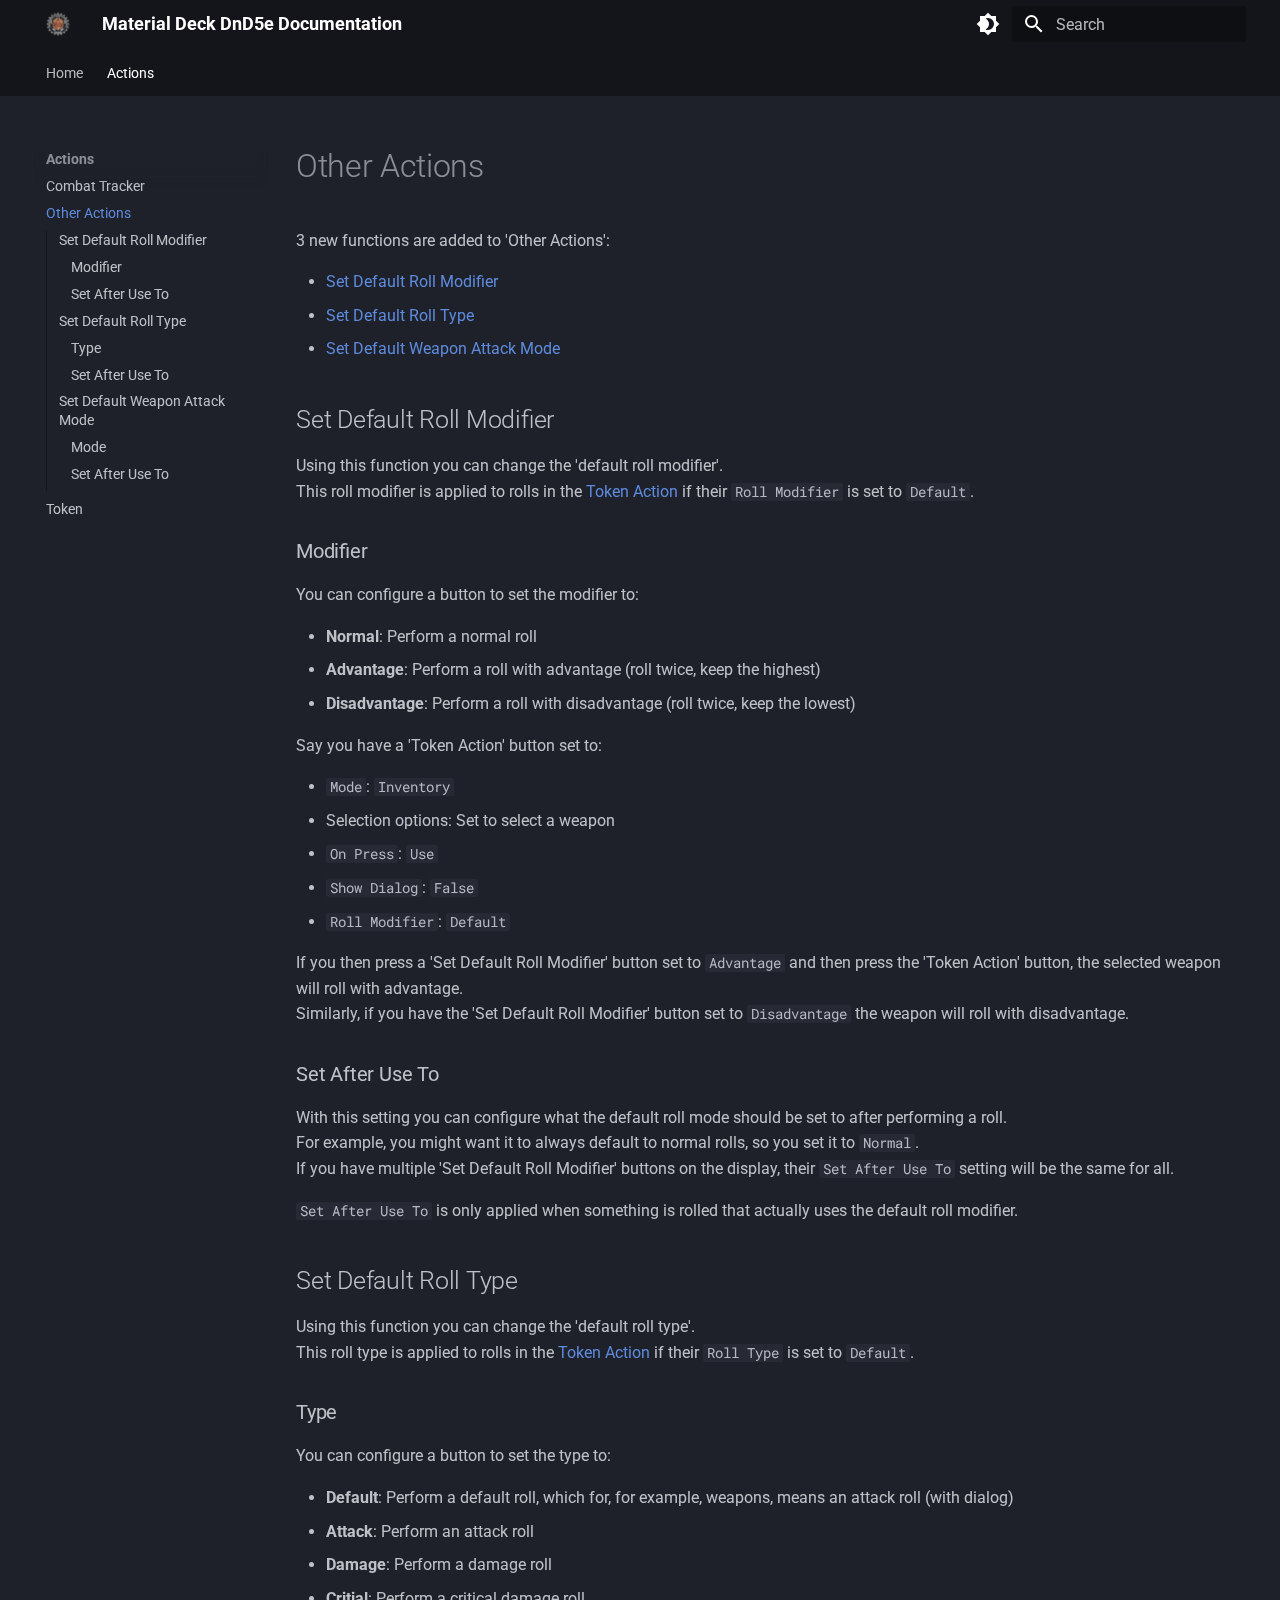
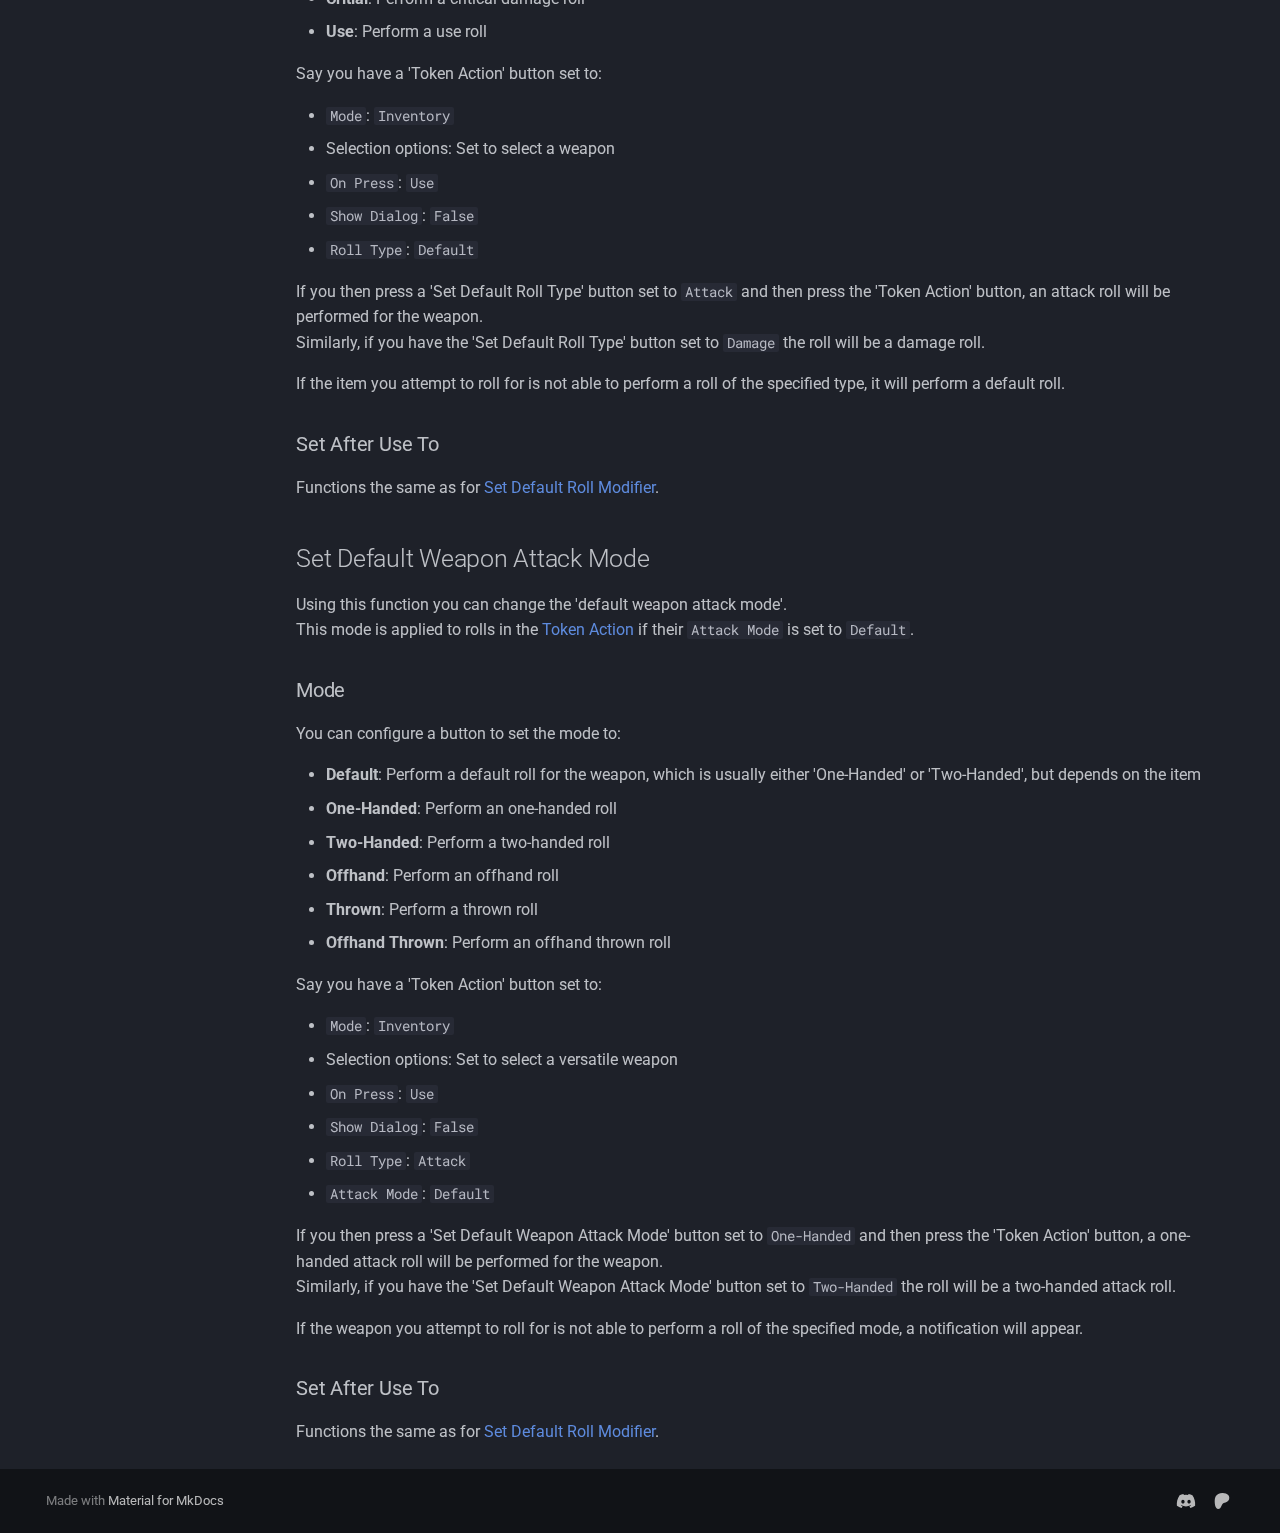
<file: actions/otherActions/index.html>
<!doctype html>
<html lang="en" class="no-js">
  <head>
    
      <meta charset="utf-8">
      <meta name="viewport" content="width=device-width,initial-scale=1">
      
      
      
        <link rel="canonical" href="https://materialfoundry.github.io/MaterialDeck_DnD5e/actions/otherActions/">
      
      
        <link rel="prev" href="../combatTracker/">
      
      
        <link rel="next" href="../token/">
      
      
      <link rel="icon" href="../../img/icon.ico">
      <meta name="generator" content="mkdocs-1.6.1, mkdocs-material-9.6.10">
    
    
      
        <title>Other Actions - Material Deck DnD5e Documentation</title>
      
    
    
      <link rel="stylesheet" href="../../assets/stylesheets/main.4af4bdda.min.css">
      
        
        <link rel="stylesheet" href="../../assets/stylesheets/palette.06af60db.min.css">
      
      


    
    
      
    
    
      
        
        
        <link rel="preconnect" href="https://fonts.gstatic.com" crossorigin>
        <link rel="stylesheet" href="https://fonts.googleapis.com/css?family=Roboto:300,300i,400,400i,700,700i%7CRoboto+Mono:400,400i,700,700i&display=fallback">
        <style>:root{--md-text-font:"Roboto";--md-code-font:"Roboto Mono"}</style>
      
    
    
      <link rel="stylesheet" href="../../style.css">
    
    <script>__md_scope=new URL("../..",location),__md_hash=e=>[...e].reduce(((e,_)=>(e<<5)-e+_.charCodeAt(0)),0),__md_get=(e,_=localStorage,t=__md_scope)=>JSON.parse(_.getItem(t.pathname+"."+e)),__md_set=(e,_,t=localStorage,a=__md_scope)=>{try{t.setItem(a.pathname+"."+e,JSON.stringify(_))}catch(e){}}</script>
    
      

    
    
    
  </head>
  
  
    
    
      
    
    
    
    
    <body dir="ltr" data-md-color-scheme="slate" data-md-color-primary="black" data-md-color-accent="indigo">
  
    
    <input class="md-toggle" data-md-toggle="drawer" type="checkbox" id="__drawer" autocomplete="off">
    <input class="md-toggle" data-md-toggle="search" type="checkbox" id="__search" autocomplete="off">
    <label class="md-overlay" for="__drawer"></label>
    <div data-md-component="skip">
      
        
        <a href="#other-actions" class="md-skip">
          Skip to content
        </a>
      
    </div>
    <div data-md-component="announce">
      
    </div>
    
    
      

<header class="md-header" data-md-component="header">
  <nav class="md-header__inner md-grid" aria-label="Header">
    <a href="../.." title="Material Deck DnD5e Documentation" class="md-header__button md-logo" aria-label="Material Deck DnD5e Documentation" data-md-component="logo">
      
  <img src="../../img/MaterialFoundry.png" alt="logo">

    </a>
    <label class="md-header__button md-icon" for="__drawer">
      
      <svg xmlns="http://www.w3.org/2000/svg" viewBox="0 0 24 24"><path d="M3 6h18v2H3zm0 5h18v2H3zm0 5h18v2H3z"/></svg>
    </label>
    <div class="md-header__title" data-md-component="header-title">
      <div class="md-header__ellipsis">
        <div class="md-header__topic">
          <span class="md-ellipsis">
            Material Deck DnD5e Documentation
          </span>
        </div>
        <div class="md-header__topic" data-md-component="header-topic">
          <span class="md-ellipsis">
            
              Other Actions
            
          </span>
        </div>
      </div>
    </div>
    
      
        <form class="md-header__option" data-md-component="palette">
  
    
    
    
    <input class="md-option" data-md-color-media="" data-md-color-scheme="slate" data-md-color-primary="black" data-md-color-accent="indigo"  aria-label="Switch to light mode"  type="radio" name="__palette" id="__palette_0">
    
      <label class="md-header__button md-icon" title="Switch to light mode" for="__palette_1" hidden>
        <svg xmlns="http://www.w3.org/2000/svg" viewBox="0 0 24 24"><path d="M12 18c-.89 0-1.74-.2-2.5-.55C11.56 16.5 13 14.42 13 12s-1.44-4.5-3.5-5.45C10.26 6.2 11.11 6 12 6a6 6 0 0 1 6 6 6 6 0 0 1-6 6m8-9.31V4h-4.69L12 .69 8.69 4H4v4.69L.69 12 4 15.31V20h4.69L12 23.31 15.31 20H20v-4.69L23.31 12z"/></svg>
      </label>
    
  
    
    
    
    <input class="md-option" data-md-color-media="" data-md-color-scheme="default" data-md-color-primary="blue-grey" data-md-color-accent="indigo"  aria-label="Switch to dark mode"  type="radio" name="__palette" id="__palette_1">
    
      <label class="md-header__button md-icon" title="Switch to dark mode" for="__palette_0" hidden>
        <svg xmlns="http://www.w3.org/2000/svg" viewBox="0 0 24 24"><path d="M12 8a4 4 0 0 0-4 4 4 4 0 0 0 4 4 4 4 0 0 0 4-4 4 4 0 0 0-4-4m0 10a6 6 0 0 1-6-6 6 6 0 0 1 6-6 6 6 0 0 1 6 6 6 6 0 0 1-6 6m8-9.31V4h-4.69L12 .69 8.69 4H4v4.69L.69 12 4 15.31V20h4.69L12 23.31 15.31 20H20v-4.69L23.31 12z"/></svg>
      </label>
    
  
</form>
      
    
    
      <script>var palette=__md_get("__palette");if(palette&&palette.color){if("(prefers-color-scheme)"===palette.color.media){var media=matchMedia("(prefers-color-scheme: light)"),input=document.querySelector(media.matches?"[data-md-color-media='(prefers-color-scheme: light)']":"[data-md-color-media='(prefers-color-scheme: dark)']");palette.color.media=input.getAttribute("data-md-color-media"),palette.color.scheme=input.getAttribute("data-md-color-scheme"),palette.color.primary=input.getAttribute("data-md-color-primary"),palette.color.accent=input.getAttribute("data-md-color-accent")}for(var[key,value]of Object.entries(palette.color))document.body.setAttribute("data-md-color-"+key,value)}</script>
    
    
    
      <label class="md-header__button md-icon" for="__search">
        
        <svg xmlns="http://www.w3.org/2000/svg" viewBox="0 0 24 24"><path d="M9.5 3A6.5 6.5 0 0 1 16 9.5c0 1.61-.59 3.09-1.56 4.23l.27.27h.79l5 5-1.5 1.5-5-5v-.79l-.27-.27A6.52 6.52 0 0 1 9.5 16 6.5 6.5 0 0 1 3 9.5 6.5 6.5 0 0 1 9.5 3m0 2C7 5 5 7 5 9.5S7 14 9.5 14 14 12 14 9.5 12 5 9.5 5"/></svg>
      </label>
      <div class="md-search" data-md-component="search" role="dialog">
  <label class="md-search__overlay" for="__search"></label>
  <div class="md-search__inner" role="search">
    <form class="md-search__form" name="search">
      <input type="text" class="md-search__input" name="query" aria-label="Search" placeholder="Search" autocapitalize="off" autocorrect="off" autocomplete="off" spellcheck="false" data-md-component="search-query" required>
      <label class="md-search__icon md-icon" for="__search">
        
        <svg xmlns="http://www.w3.org/2000/svg" viewBox="0 0 24 24"><path d="M9.5 3A6.5 6.5 0 0 1 16 9.5c0 1.61-.59 3.09-1.56 4.23l.27.27h.79l5 5-1.5 1.5-5-5v-.79l-.27-.27A6.52 6.52 0 0 1 9.5 16 6.5 6.5 0 0 1 3 9.5 6.5 6.5 0 0 1 9.5 3m0 2C7 5 5 7 5 9.5S7 14 9.5 14 14 12 14 9.5 12 5 9.5 5"/></svg>
        
        <svg xmlns="http://www.w3.org/2000/svg" viewBox="0 0 24 24"><path d="M20 11v2H8l5.5 5.5-1.42 1.42L4.16 12l7.92-7.92L13.5 5.5 8 11z"/></svg>
      </label>
      <nav class="md-search__options" aria-label="Search">
        
        <button type="reset" class="md-search__icon md-icon" title="Clear" aria-label="Clear" tabindex="-1">
          
          <svg xmlns="http://www.w3.org/2000/svg" viewBox="0 0 24 24"><path d="M19 6.41 17.59 5 12 10.59 6.41 5 5 6.41 10.59 12 5 17.59 6.41 19 12 13.41 17.59 19 19 17.59 13.41 12z"/></svg>
        </button>
      </nav>
      
    </form>
    <div class="md-search__output">
      <div class="md-search__scrollwrap" tabindex="0" data-md-scrollfix>
        <div class="md-search-result" data-md-component="search-result">
          <div class="md-search-result__meta">
            Initializing search
          </div>
          <ol class="md-search-result__list" role="presentation"></ol>
        </div>
      </div>
    </div>
  </div>
</div>
    
    
  </nav>
  
</header>
    
    <div class="md-container" data-md-component="container">
      
      
        
          
            
<nav class="md-tabs" aria-label="Tabs" data-md-component="tabs">
  <div class="md-grid">
    <ul class="md-tabs__list">
      
        
  
  
  
  
    <li class="md-tabs__item">
      <a href="../.." class="md-tabs__link">
        
  
  
    
  
  Home

      </a>
    </li>
  

      
        
  
  
  
    
  
  
    
    
      <li class="md-tabs__item md-tabs__item--active">
        <a href="../combatTracker/" class="md-tabs__link">
          
  
  
  Actions

        </a>
      </li>
    
  

      
    </ul>
  </div>
</nav>
          
        
      
      <main class="md-main" data-md-component="main">
        <div class="md-main__inner md-grid">
          
            
              
              <div class="md-sidebar md-sidebar--primary" data-md-component="sidebar" data-md-type="navigation" >
                <div class="md-sidebar__scrollwrap">
                  <div class="md-sidebar__inner">
                    


  


  

<nav class="md-nav md-nav--primary md-nav--lifted md-nav--integrated" aria-label="Navigation" data-md-level="0">
  <label class="md-nav__title" for="__drawer">
    <a href="../.." title="Material Deck DnD5e Documentation" class="md-nav__button md-logo" aria-label="Material Deck DnD5e Documentation" data-md-component="logo">
      
  <img src="../../img/MaterialFoundry.png" alt="logo">

    </a>
    Material Deck DnD5e Documentation
  </label>
  
  <ul class="md-nav__list" data-md-scrollfix>
    
      
      
  
  
  
  
    <li class="md-nav__item">
      <a href="../.." class="md-nav__link">
        
  
  
  <span class="md-ellipsis">
    Home
    
  </span>
  

      </a>
    </li>
  

    
      
      
  
  
    
  
  
  
    
    
    
    
      
        
        
      
      
    
    
    <li class="md-nav__item md-nav__item--active md-nav__item--section md-nav__item--nested">
      
        
        
        <input class="md-nav__toggle md-toggle " type="checkbox" id="__nav_2" checked>
        
          
          <label class="md-nav__link" for="__nav_2" id="__nav_2_label" tabindex="">
            
  
  
  <span class="md-ellipsis">
    Actions
    
  </span>
  

            <span class="md-nav__icon md-icon"></span>
          </label>
        
        <nav class="md-nav" data-md-level="1" aria-labelledby="__nav_2_label" aria-expanded="true">
          <label class="md-nav__title" for="__nav_2">
            <span class="md-nav__icon md-icon"></span>
            Actions
          </label>
          <ul class="md-nav__list" data-md-scrollfix>
            
              
                
  
  
  
  
    <li class="md-nav__item">
      <a href="../combatTracker/" class="md-nav__link">
        
  
  
  <span class="md-ellipsis">
    Combat Tracker
    
  </span>
  

      </a>
    </li>
  

              
            
              
                
  
  
    
  
  
  
    <li class="md-nav__item md-nav__item--active">
      
      <input class="md-nav__toggle md-toggle" type="checkbox" id="__toc">
      
      
        
      
      
        <label class="md-nav__link md-nav__link--active" for="__toc">
          
  
  
  <span class="md-ellipsis">
    Other Actions
    
  </span>
  

          <span class="md-nav__icon md-icon"></span>
        </label>
      
      <a href="./" class="md-nav__link md-nav__link--active">
        
  
  
  <span class="md-ellipsis">
    Other Actions
    
  </span>
  

      </a>
      
        

<nav class="md-nav md-nav--secondary" aria-label="Table of contents">
  
  
  
    
  
  
    <label class="md-nav__title" for="__toc">
      <span class="md-nav__icon md-icon"></span>
      Table of contents
    </label>
    <ul class="md-nav__list" data-md-component="toc" data-md-scrollfix>
      
        <li class="md-nav__item">
  <a href="#set-default-roll-modifier" class="md-nav__link">
    <span class="md-ellipsis">
      Set Default Roll Modifier
    </span>
  </a>
  
    <nav class="md-nav" aria-label="Set Default Roll Modifier">
      <ul class="md-nav__list">
        
          <li class="md-nav__item">
  <a href="#modifier" class="md-nav__link">
    <span class="md-ellipsis">
      Modifier
    </span>
  </a>
  
</li>
        
          <li class="md-nav__item">
  <a href="#set-after-use-to" class="md-nav__link">
    <span class="md-ellipsis">
      Set After Use To
    </span>
  </a>
  
</li>
        
      </ul>
    </nav>
  
</li>
      
        <li class="md-nav__item">
  <a href="#set-default-roll-type" class="md-nav__link">
    <span class="md-ellipsis">
      Set Default Roll Type
    </span>
  </a>
  
    <nav class="md-nav" aria-label="Set Default Roll Type">
      <ul class="md-nav__list">
        
          <li class="md-nav__item">
  <a href="#type" class="md-nav__link">
    <span class="md-ellipsis">
      Type
    </span>
  </a>
  
</li>
        
          <li class="md-nav__item">
  <a href="#set-after-use-to_1" class="md-nav__link">
    <span class="md-ellipsis">
      Set After Use To
    </span>
  </a>
  
</li>
        
      </ul>
    </nav>
  
</li>
      
        <li class="md-nav__item">
  <a href="#set-default-weapon-attack-mode" class="md-nav__link">
    <span class="md-ellipsis">
      Set Default Weapon Attack Mode
    </span>
  </a>
  
    <nav class="md-nav" aria-label="Set Default Weapon Attack Mode">
      <ul class="md-nav__list">
        
          <li class="md-nav__item">
  <a href="#mode" class="md-nav__link">
    <span class="md-ellipsis">
      Mode
    </span>
  </a>
  
</li>
        
          <li class="md-nav__item">
  <a href="#set-after-use-to_2" class="md-nav__link">
    <span class="md-ellipsis">
      Set After Use To
    </span>
  </a>
  
</li>
        
      </ul>
    </nav>
  
</li>
      
    </ul>
  
</nav>
      
    </li>
  

              
            
              
                
  
  
  
  
    <li class="md-nav__item">
      <a href="../token/" class="md-nav__link">
        
  
  
  <span class="md-ellipsis">
    Token
    
  </span>
  

      </a>
    </li>
  

              
            
          </ul>
        </nav>
      
    </li>
  

    
  </ul>
</nav>
                  </div>
                </div>
              </div>
            
            
          
          
            <div class="md-content" data-md-component="content">
              <article class="md-content__inner md-typeset">
                
                  



<h1 id="other-actions">Other Actions</h1>
<p>3 new functions are added to 'Other Actions':</p>
<ul>
<li><a href="#set-default-roll-modifier">Set Default Roll Modifier</a></li>
<li><a href="#set-default-roll-type">Set Default Roll Type</a></li>
<li><a href="#set-default-weapon-attack-mode">Set Default Weapon Attack Mode</a></li>
</ul>
<h2 id="set-default-roll-modifier">Set Default Roll Modifier</h2>
<p>Using this function you can change the 'default roll modifier'.<br>
This roll modifier is applied to rolls in the <a href="../token/">Token Action</a> if their <code>Roll Modifier</code> is set to <code>Default</code>.<br></p>
<h3 id="modifier">Modifier</h3>
<p>You can configure a button to set the modifier to:</p>
<ul>
<li><b>Normal</b>: Perform a normal roll</li>
<li><b>Advantage</b>: Perform a roll with advantage (roll twice, keep the highest)</li>
<li><b>Disadvantage</b>: Perform a roll with disadvantage (roll twice, keep the lowest)</li>
</ul>
<p>Say you have a 'Token Action' button set to:</p>
<ul>
<li><code>Mode</code>: <code>Inventory</code></li>
<li>Selection options: Set to select a weapon</li>
<li><code>On Press</code>: <code>Use</code></li>
<li><code>Show Dialog</code>: <code>False</code></li>
<li><code>Roll Modifier</code>: <code>Default</code></li>
</ul>
<p>If you then press a 'Set Default Roll Modifier' button set to <code>Advantage</code> and then press the 'Token Action' button, the selected weapon will roll with advantage.<br>
Similarly, if you have the 'Set Default Roll Modifier' button set to <code>Disadvantage</code> the weapon will roll with disadvantage.</p>
<h3 id="set-after-use-to">Set After Use To</h3>
<p>With this setting you can configure what the default roll mode should be set to after performing a roll.<br>
For example, you might want it to always default to normal rolls, so you set it to <code>Normal</code>.<br>
If you have multiple 'Set Default Roll Modifier' buttons on the display, their <code>Set After Use To</code> setting will be the same for all.</p>
<p><code>Set After Use To</code> is only applied when something is rolled that actually uses the default roll modifier.</p>
<h2 id="set-default-roll-type">Set Default Roll Type</h2>
<p>Using this function you can change the 'default roll type'.<br>
This roll type is applied to rolls in the <a href="../token/">Token Action</a> if their <code>Roll Type</code> is set to <code>Default</code>.<br></p>
<h3 id="type">Type</h3>
<p>You can configure a button to set the type to:</p>
<ul>
<li><b>Default</b>: Perform a default roll, which for, for example, weapons, means an attack roll (with dialog)</li>
<li><b>Attack</b>: Perform an attack roll</li>
<li><b>Damage</b>: Perform a damage roll</li>
<li><b>Critial</b>: Perform a critical damage roll</li>
<li><b>Use</b>: Perform a use roll</li>
</ul>
<p>Say you have a 'Token Action' button set to:</p>
<ul>
<li><code>Mode</code>: <code>Inventory</code></li>
<li>Selection options: Set to select a weapon</li>
<li><code>On Press</code>: <code>Use</code></li>
<li><code>Show Dialog</code>: <code>False</code></li>
<li><code>Roll Type</code>: <code>Default</code></li>
</ul>
<p>If you then press a 'Set Default Roll Type' button set to <code>Attack</code> and then press the 'Token Action' button, an attack roll will be performed for the weapon.<br>
Similarly, if you have the 'Set Default Roll Type' button set to <code>Damage</code> the roll will be a damage roll.</p>
<p>If the item you attempt to roll for is not able to perform a roll of the specified type, it will perform a default roll.</p>
<h3 id="set-after-use-to_1">Set After Use To</h3>
<p>Functions the same as for <a href="#set-after-use-to">Set Default Roll Modifier</a>.</p>
<h2 id="set-default-weapon-attack-mode">Set Default Weapon Attack Mode</h2>
<p>Using this function you can change the 'default weapon attack mode'.<br>
This mode is applied to rolls in the <a href="../token/">Token Action</a> if their <code>Attack Mode</code> is set to <code>Default</code>.<br></p>
<h3 id="mode">Mode</h3>
<p>You can configure a button to set the mode to:</p>
<ul>
<li><b>Default</b>: Perform a default roll for the weapon, which is usually either 'One-Handed' or 'Two-Handed', but depends on the item</li>
<li><b>One-Handed</b>: Perform an one-handed roll</li>
<li><b>Two-Handed</b>: Perform a two-handed roll</li>
<li><b>Offhand</b>: Perform an offhand roll</li>
<li><b>Thrown</b>: Perform a thrown roll</li>
<li><b>Offhand Thrown</b>: Perform an offhand thrown roll</li>
</ul>
<p>Say you have a 'Token Action' button set to:</p>
<ul>
<li><code>Mode</code>: <code>Inventory</code></li>
<li>Selection options: Set to select a versatile weapon</li>
<li><code>On Press</code>: <code>Use</code></li>
<li><code>Show Dialog</code>: <code>False</code></li>
<li><code>Roll Type</code>: <code>Attack</code></li>
<li><code>Attack Mode</code>: <code>Default</code></li>
</ul>
<p>If you then press a 'Set Default Weapon Attack Mode' button set to <code>One-Handed</code> and then press the 'Token Action' button, a one-handed attack roll will be performed for the weapon.<br>
Similarly, if you have the 'Set Default Weapon Attack Mode' button set to <code>Two-Handed</code> the roll will be a two-handed attack roll.</p>
<p>If the weapon you attempt to roll for is not able to perform a roll of the specified mode, a notification will appear.</p>
<h3 id="set-after-use-to_2">Set After Use To</h3>
<p>Functions the same as for <a href="#set-after-use-to">Set Default Roll Modifier</a>.</p>












                
              </article>
            </div>
          
          
<script>var target=document.getElementById(location.hash.slice(1));target&&target.name&&(target.checked=target.name.startsWith("__tabbed_"))</script>
        </div>
        
          <button type="button" class="md-top md-icon" data-md-component="top" hidden>
  
  <svg xmlns="http://www.w3.org/2000/svg" viewBox="0 0 24 24"><path d="M13 20h-2V8l-5.5 5.5-1.42-1.42L12 4.16l7.92 7.92-1.42 1.42L13 8z"/></svg>
  Back to top
</button>
        
      </main>
      
        <footer class="md-footer">
  
  <div class="md-footer-meta md-typeset">
    <div class="md-footer-meta__inner md-grid">
      <div class="md-copyright">
  
  
    Made with
    <a href="https://squidfunk.github.io/mkdocs-material/" target="_blank" rel="noopener">
      Material for MkDocs
    </a>
  
</div>
      
        <div class="md-social">
  
    
    
    
    
      
      
    
    <a href="https://discord.gg/3hd4G6TkmA" target="_blank" rel="noopener" title="discord.gg" class="md-social__link">
      <svg xmlns="http://www.w3.org/2000/svg" viewBox="0 0 640 512"><!--! Font Awesome Free 6.7.2 by @fontawesome - https://fontawesome.com License - https://fontawesome.com/license/free (Icons: CC BY 4.0, Fonts: SIL OFL 1.1, Code: MIT License) Copyright 2024 Fonticons, Inc.--><path d="M524.531 69.836a1.5 1.5 0 0 0-.764-.7A485 485 0 0 0 404.081 32.03a1.82 1.82 0 0 0-1.923.91 338 338 0 0 0-14.9 30.6 447.9 447.9 0 0 0-134.426 0 310 310 0 0 0-15.135-30.6 1.89 1.89 0 0 0-1.924-.91 483.7 483.7 0 0 0-119.688 37.107 1.7 1.7 0 0 0-.788.676C39.068 183.651 18.186 294.69 28.43 404.354a2.02 2.02 0 0 0 .765 1.375 487.7 487.7 0 0 0 146.825 74.189 1.9 1.9 0 0 0 2.063-.676A348 348 0 0 0 208.12 430.4a1.86 1.86 0 0 0-1.019-2.588 321 321 0 0 1-45.868-21.853 1.885 1.885 0 0 1-.185-3.126 251 251 0 0 0 9.109-7.137 1.82 1.82 0 0 1 1.9-.256c96.229 43.917 200.41 43.917 295.5 0a1.81 1.81 0 0 1 1.924.233 235 235 0 0 0 9.132 7.16 1.884 1.884 0 0 1-.162 3.126 301.4 301.4 0 0 1-45.89 21.83 1.875 1.875 0 0 0-1 2.611 391 391 0 0 0 30.014 48.815 1.86 1.86 0 0 0 2.063.7A486 486 0 0 0 610.7 405.729a1.88 1.88 0 0 0 .765-1.352c12.264-126.783-20.532-236.912-86.934-334.541M222.491 337.58c-28.972 0-52.844-26.587-52.844-59.239s23.409-59.241 52.844-59.241c29.665 0 53.306 26.82 52.843 59.239 0 32.654-23.41 59.241-52.843 59.241m195.38 0c-28.971 0-52.843-26.587-52.843-59.239s23.409-59.241 52.843-59.241c29.667 0 53.307 26.82 52.844 59.239 0 32.654-23.177 59.241-52.844 59.241"/></svg>
    </a>
  
    
    
    
    
      
      
    
    <a href="https://www.patreon.com/materialfoundry" target="_blank" rel="noopener" title="www.patreon.com" class="md-social__link">
      <svg xmlns="http://www.w3.org/2000/svg" viewBox="0 0 512 512"><!--! Font Awesome Free 6.7.2 by @fontawesome - https://fontawesome.com License - https://fontawesome.com/license/free (Icons: CC BY 4.0, Fonts: SIL OFL 1.1, Code: MIT License) Copyright 2024 Fonticons, Inc.--><path d="M489.7 153.8c-.1-65.4-51-119-110.7-138.3C304.8-8.5 207-5 136.1 28.4 50.3 68.9 23.3 157.7 22.3 246.2 21.5 319 28.7 510.6 136.9 512c80.3 1 92.3-102.5 129.5-152.3 26.4-35.5 60.5-45.5 102.4-55.9 72-17.8 121.1-74.7 121-150z"/></svg>
    </a>
  
</div>
      
    </div>
  </div>
</footer>
      
    </div>
    <div class="md-dialog" data-md-component="dialog">
      <div class="md-dialog__inner md-typeset"></div>
    </div>
    
    
    
      
      <script id="__config" type="application/json">{"base": "../..", "features": ["navigation.tracking", "navigation.tabs", "toc.integrate", "navigation.top"], "search": "../../assets/javascripts/workers/search.f8cc74c7.min.js", "tags": null, "translations": {"clipboard.copied": "Copied to clipboard", "clipboard.copy": "Copy to clipboard", "search.result.more.one": "1 more on this page", "search.result.more.other": "# more on this page", "search.result.none": "No matching documents", "search.result.one": "1 matching document", "search.result.other": "# matching documents", "search.result.placeholder": "Type to start searching", "search.result.term.missing": "Missing", "select.version": "Select version"}, "version": null}</script>
    
    
      <script src="../../assets/javascripts/bundle.c8b220af.min.js"></script>
      
    
  </body>
</html>
</file>
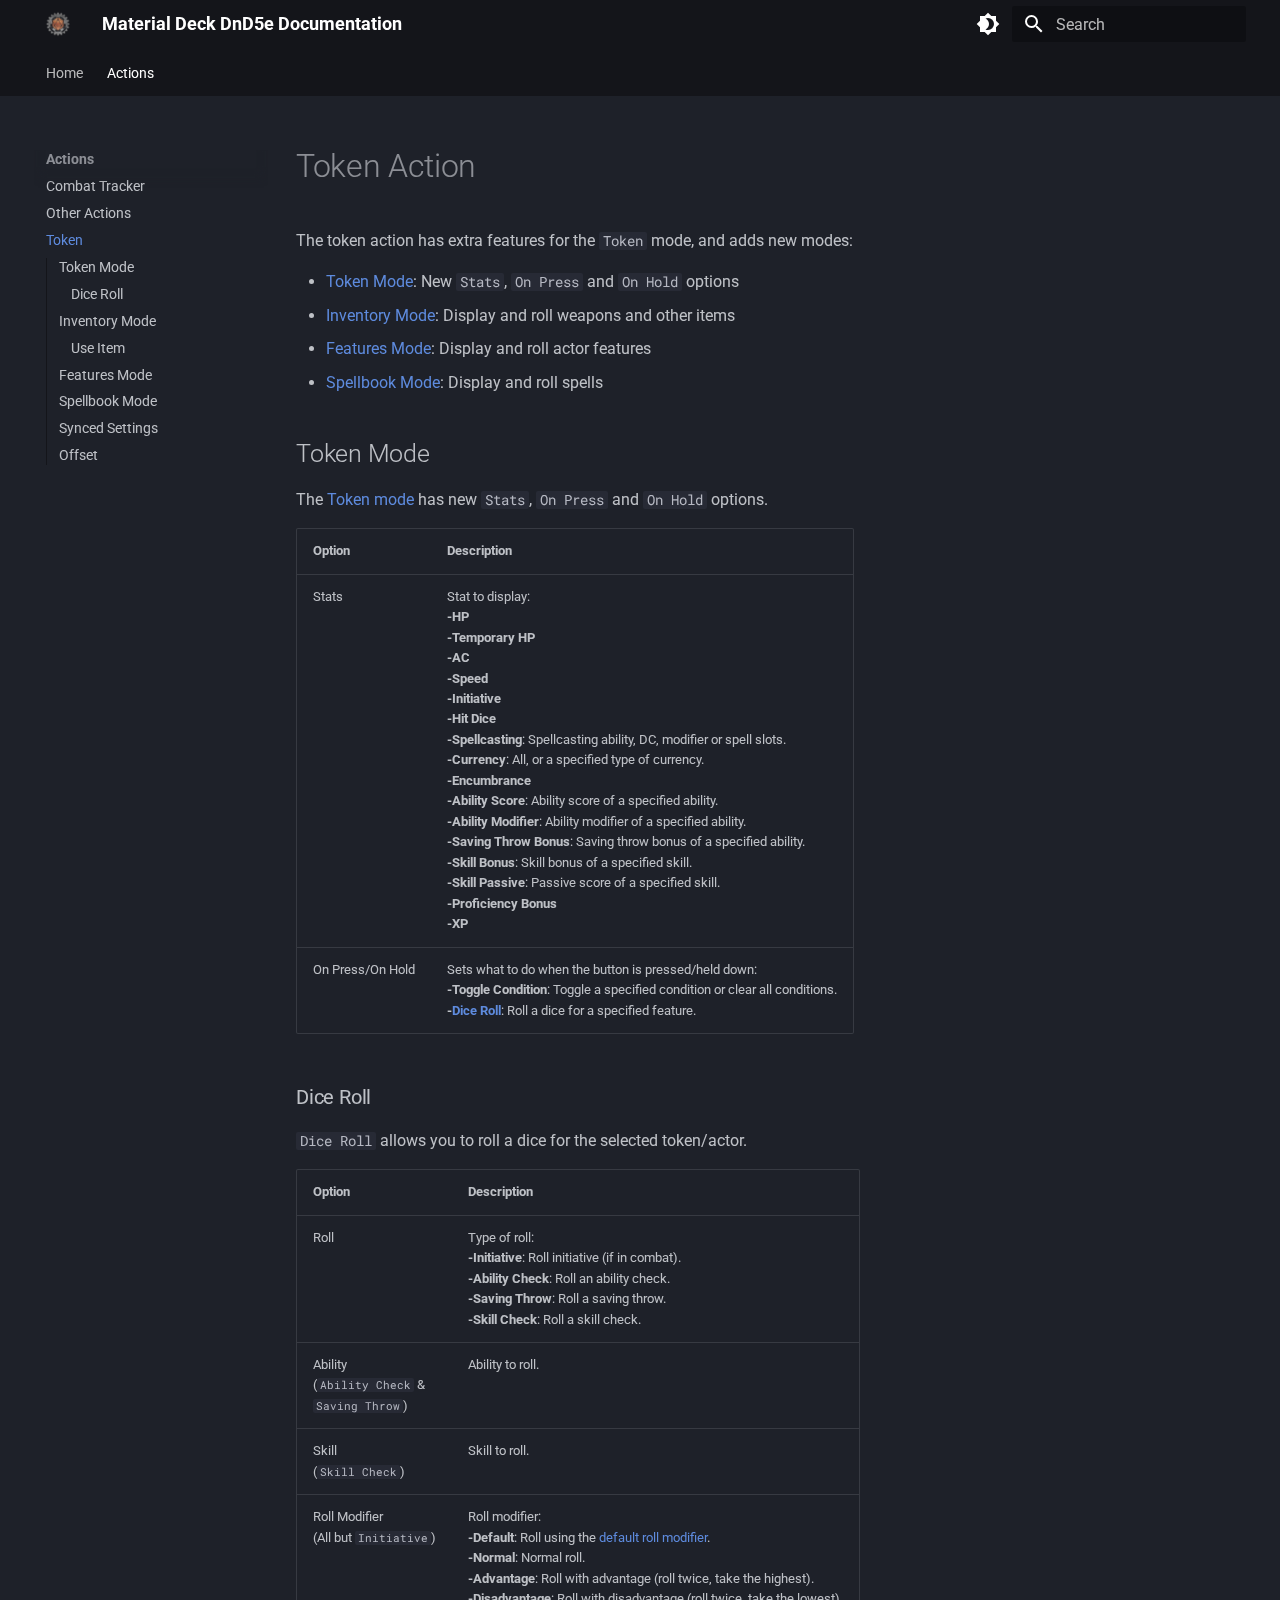
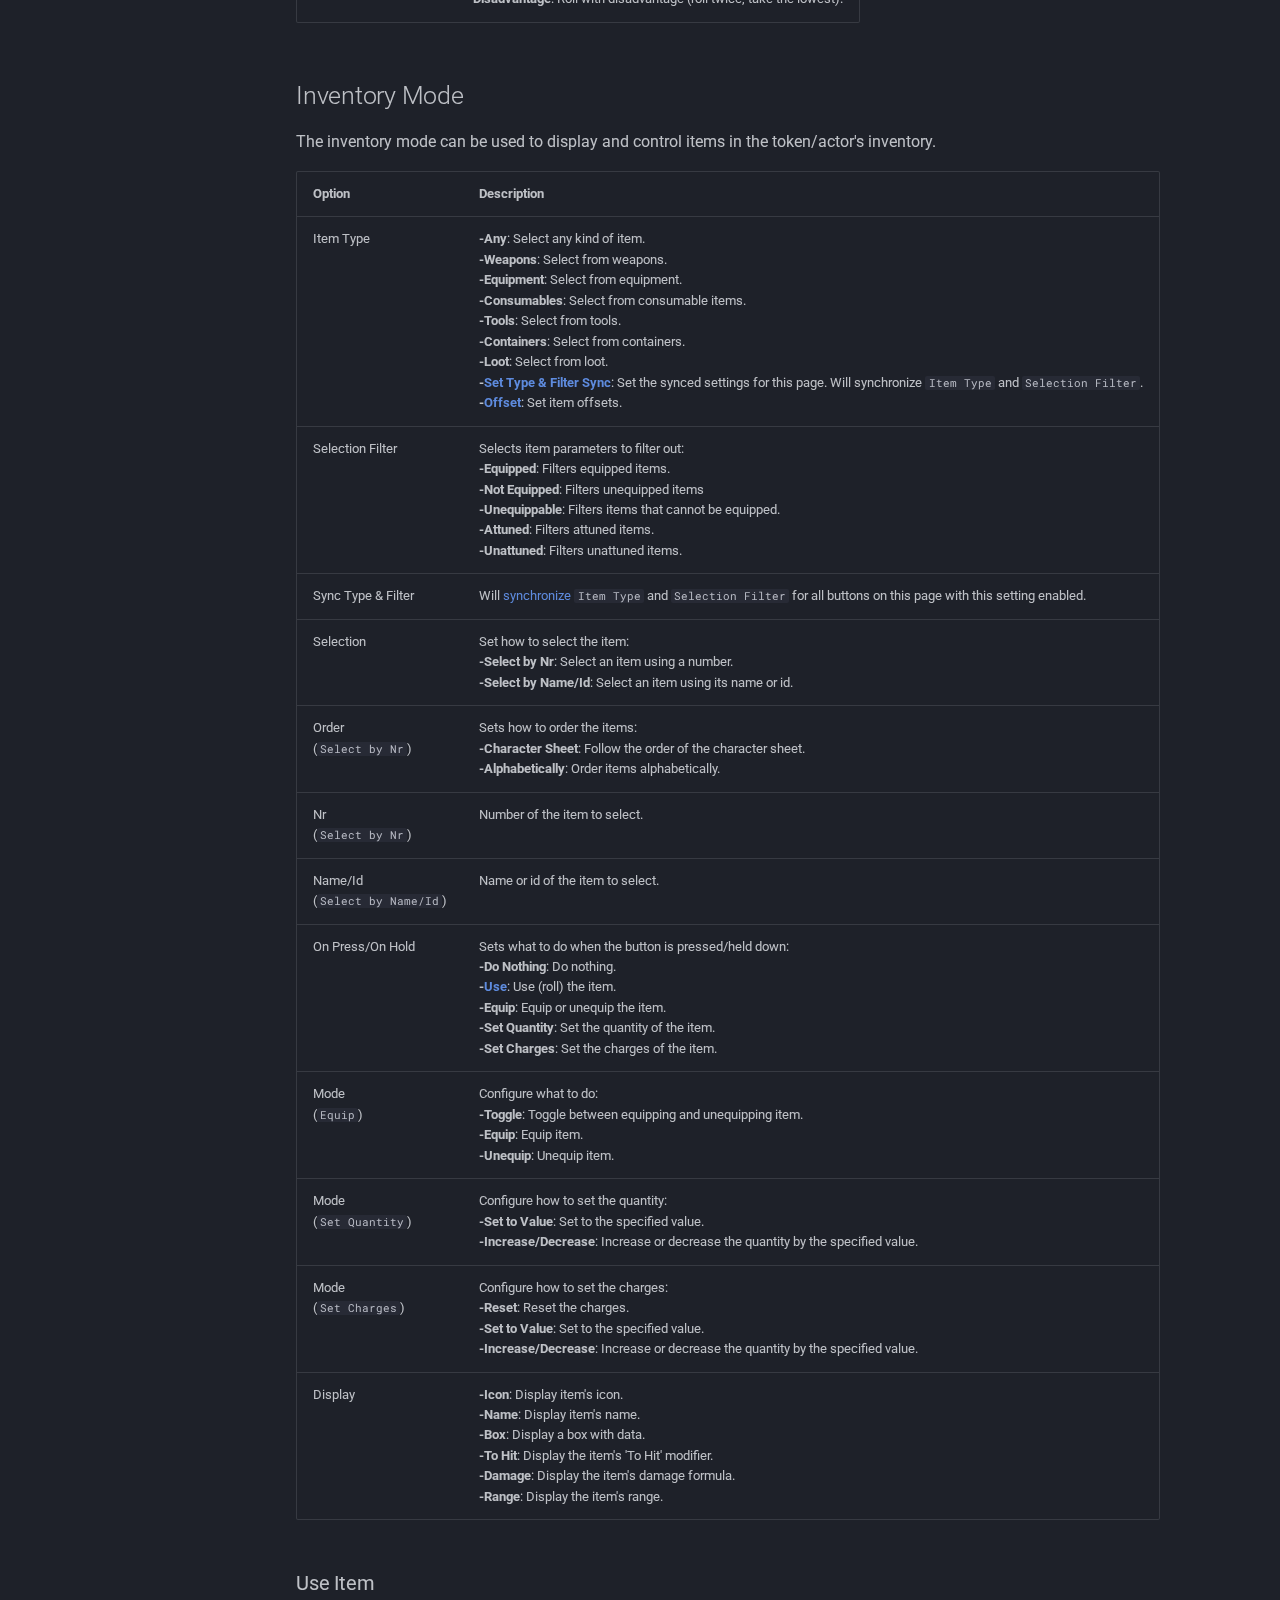
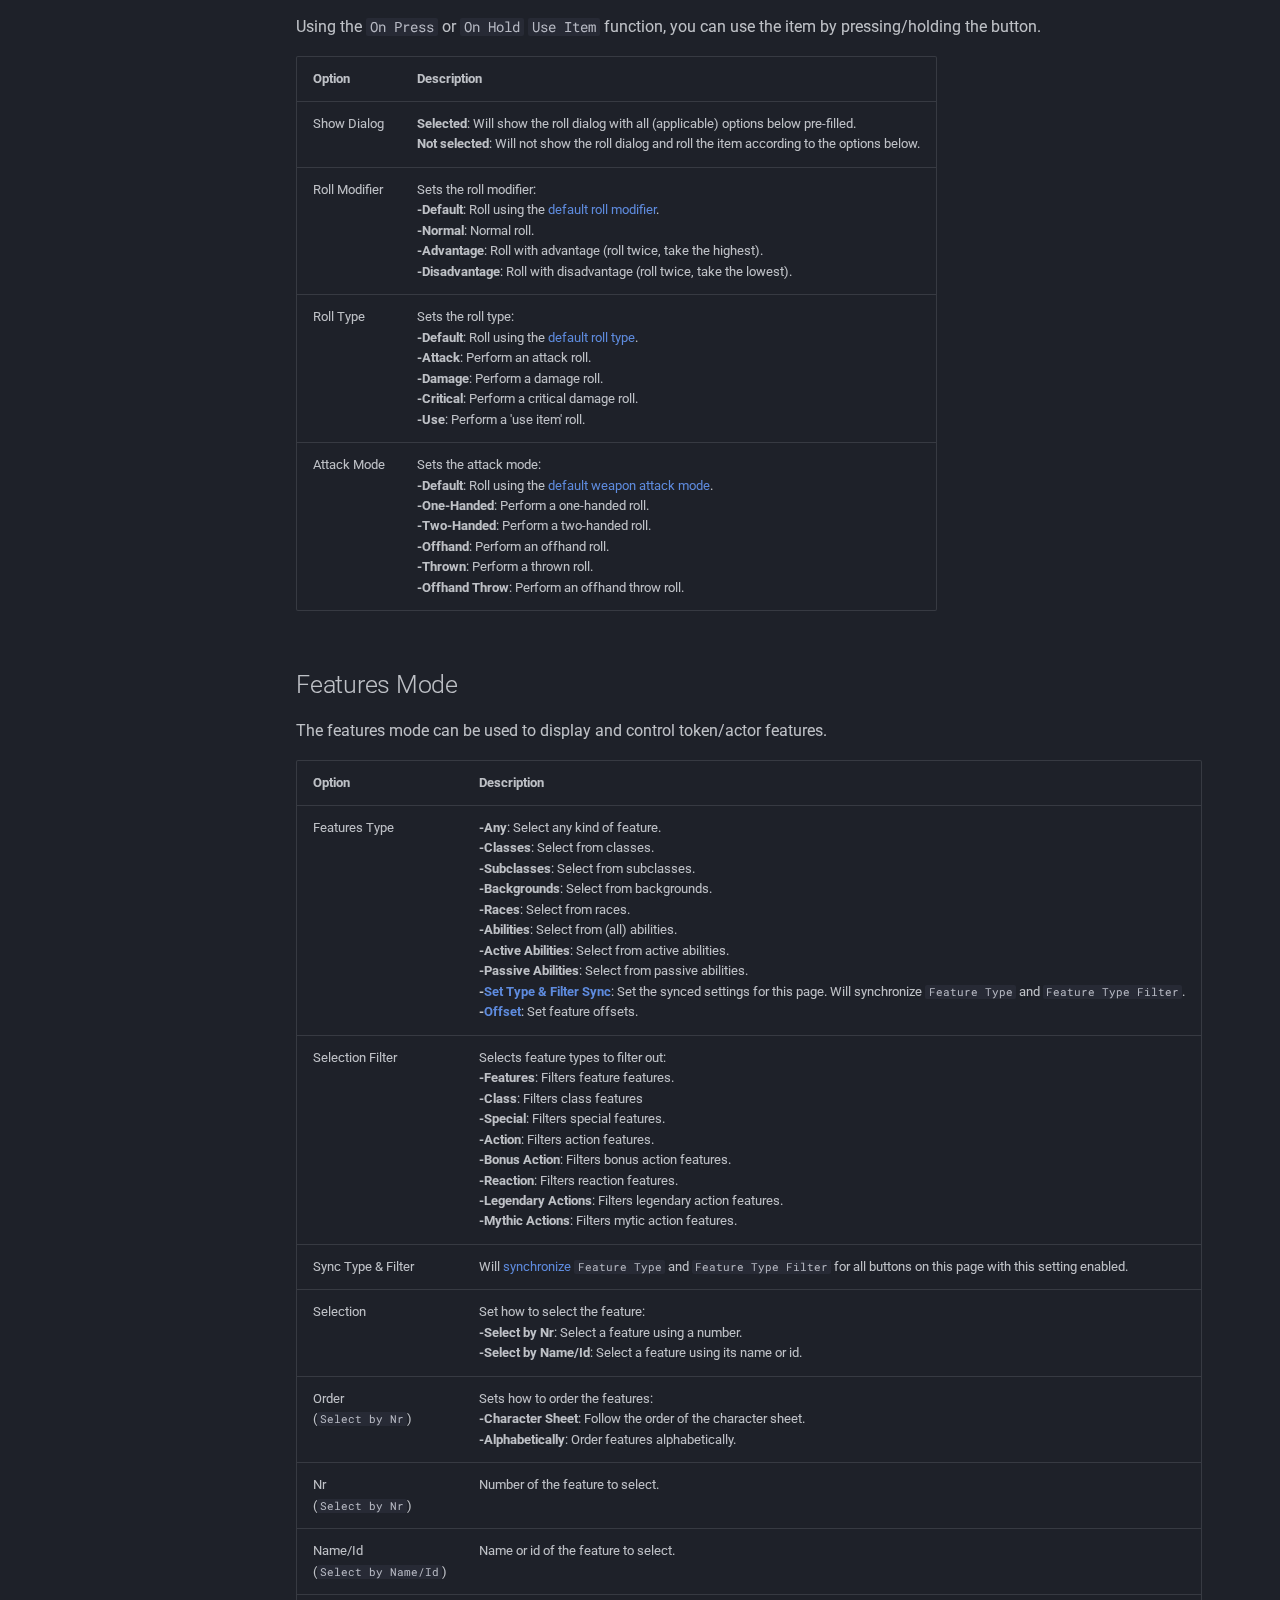
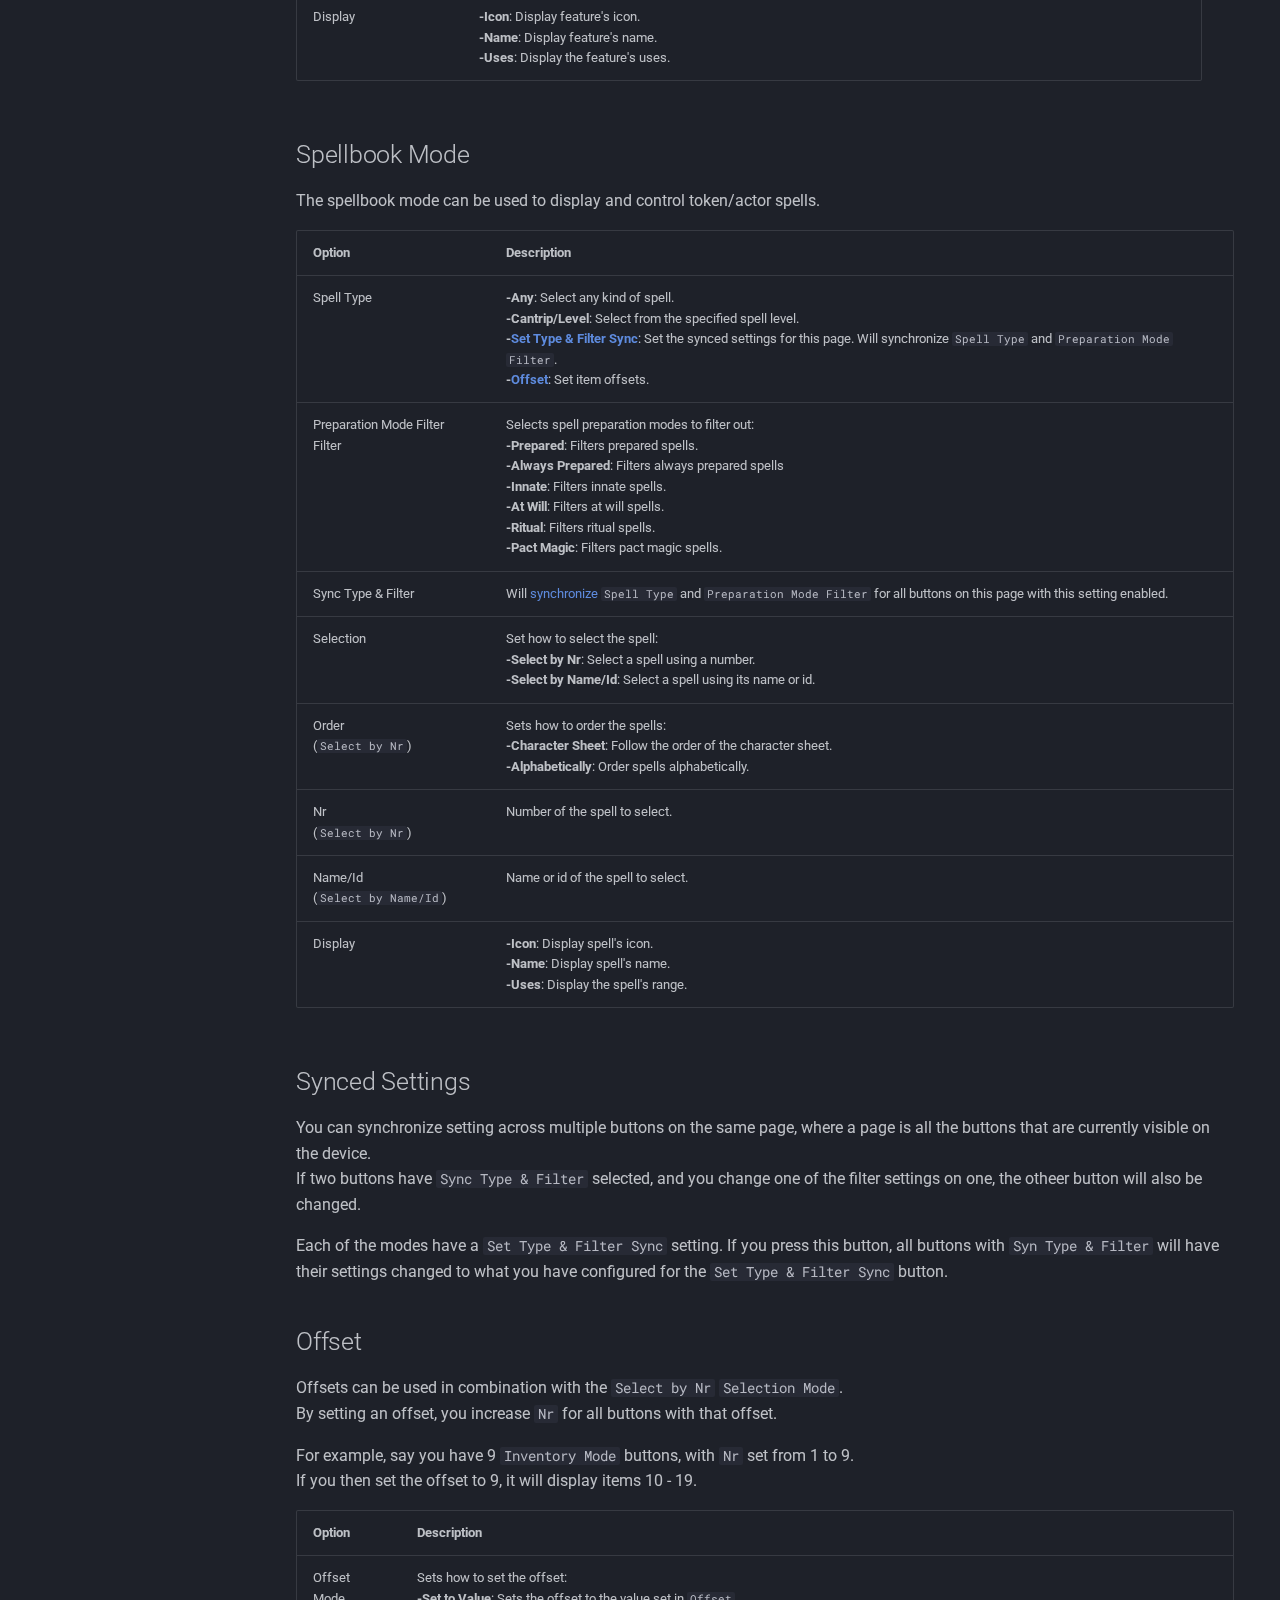
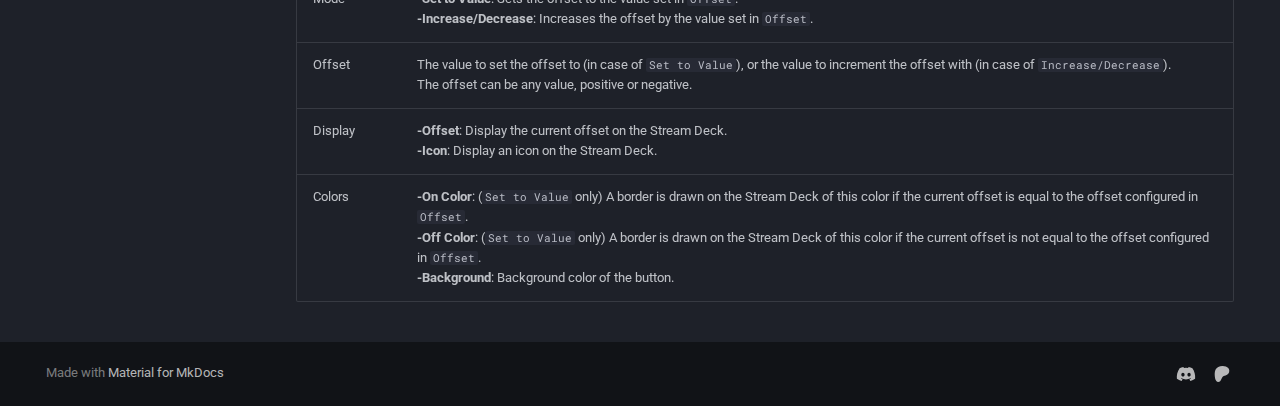
<file: actions/token/index.html>
<!doctype html>
<html lang="en" class="no-js">
  <head>
    
      <meta charset="utf-8">
      <meta name="viewport" content="width=device-width,initial-scale=1">
      
      
      
        <link rel="canonical" href="https://materialfoundry.github.io/MaterialDeck_DnD5e/actions/token/">
      
      
        <link rel="prev" href="../otherActions/">
      
      
      
      <link rel="icon" href="../../img/icon.ico">
      <meta name="generator" content="mkdocs-1.6.1, mkdocs-material-9.6.10">
    
    
      
        <title>Token - Material Deck DnD5e Documentation</title>
      
    
    
      <link rel="stylesheet" href="../../assets/stylesheets/main.4af4bdda.min.css">
      
        
        <link rel="stylesheet" href="../../assets/stylesheets/palette.06af60db.min.css">
      
      


    
    
      
    
    
      
        
        
        <link rel="preconnect" href="https://fonts.gstatic.com" crossorigin>
        <link rel="stylesheet" href="https://fonts.googleapis.com/css?family=Roboto:300,300i,400,400i,700,700i%7CRoboto+Mono:400,400i,700,700i&display=fallback">
        <style>:root{--md-text-font:"Roboto";--md-code-font:"Roboto Mono"}</style>
      
    
    
      <link rel="stylesheet" href="../../style.css">
    
    <script>__md_scope=new URL("../..",location),__md_hash=e=>[...e].reduce(((e,_)=>(e<<5)-e+_.charCodeAt(0)),0),__md_get=(e,_=localStorage,t=__md_scope)=>JSON.parse(_.getItem(t.pathname+"."+e)),__md_set=(e,_,t=localStorage,a=__md_scope)=>{try{t.setItem(a.pathname+"."+e,JSON.stringify(_))}catch(e){}}</script>
    
      

    
    
    
  </head>
  
  
    
    
      
    
    
    
    
    <body dir="ltr" data-md-color-scheme="slate" data-md-color-primary="black" data-md-color-accent="indigo">
  
    
    <input class="md-toggle" data-md-toggle="drawer" type="checkbox" id="__drawer" autocomplete="off">
    <input class="md-toggle" data-md-toggle="search" type="checkbox" id="__search" autocomplete="off">
    <label class="md-overlay" for="__drawer"></label>
    <div data-md-component="skip">
      
        
        <a href="#token-action" class="md-skip">
          Skip to content
        </a>
      
    </div>
    <div data-md-component="announce">
      
    </div>
    
    
      

<header class="md-header" data-md-component="header">
  <nav class="md-header__inner md-grid" aria-label="Header">
    <a href="../.." title="Material Deck DnD5e Documentation" class="md-header__button md-logo" aria-label="Material Deck DnD5e Documentation" data-md-component="logo">
      
  <img src="../../img/MaterialFoundry.png" alt="logo">

    </a>
    <label class="md-header__button md-icon" for="__drawer">
      
      <svg xmlns="http://www.w3.org/2000/svg" viewBox="0 0 24 24"><path d="M3 6h18v2H3zm0 5h18v2H3zm0 5h18v2H3z"/></svg>
    </label>
    <div class="md-header__title" data-md-component="header-title">
      <div class="md-header__ellipsis">
        <div class="md-header__topic">
          <span class="md-ellipsis">
            Material Deck DnD5e Documentation
          </span>
        </div>
        <div class="md-header__topic" data-md-component="header-topic">
          <span class="md-ellipsis">
            
              Token
            
          </span>
        </div>
      </div>
    </div>
    
      
        <form class="md-header__option" data-md-component="palette">
  
    
    
    
    <input class="md-option" data-md-color-media="" data-md-color-scheme="slate" data-md-color-primary="black" data-md-color-accent="indigo"  aria-label="Switch to light mode"  type="radio" name="__palette" id="__palette_0">
    
      <label class="md-header__button md-icon" title="Switch to light mode" for="__palette_1" hidden>
        <svg xmlns="http://www.w3.org/2000/svg" viewBox="0 0 24 24"><path d="M12 18c-.89 0-1.74-.2-2.5-.55C11.56 16.5 13 14.42 13 12s-1.44-4.5-3.5-5.45C10.26 6.2 11.11 6 12 6a6 6 0 0 1 6 6 6 6 0 0 1-6 6m8-9.31V4h-4.69L12 .69 8.69 4H4v4.69L.69 12 4 15.31V20h4.69L12 23.31 15.31 20H20v-4.69L23.31 12z"/></svg>
      </label>
    
  
    
    
    
    <input class="md-option" data-md-color-media="" data-md-color-scheme="default" data-md-color-primary="blue-grey" data-md-color-accent="indigo"  aria-label="Switch to dark mode"  type="radio" name="__palette" id="__palette_1">
    
      <label class="md-header__button md-icon" title="Switch to dark mode" for="__palette_0" hidden>
        <svg xmlns="http://www.w3.org/2000/svg" viewBox="0 0 24 24"><path d="M12 8a4 4 0 0 0-4 4 4 4 0 0 0 4 4 4 4 0 0 0 4-4 4 4 0 0 0-4-4m0 10a6 6 0 0 1-6-6 6 6 0 0 1 6-6 6 6 0 0 1 6 6 6 6 0 0 1-6 6m8-9.31V4h-4.69L12 .69 8.69 4H4v4.69L.69 12 4 15.31V20h4.69L12 23.31 15.31 20H20v-4.69L23.31 12z"/></svg>
      </label>
    
  
</form>
      
    
    
      <script>var palette=__md_get("__palette");if(palette&&palette.color){if("(prefers-color-scheme)"===palette.color.media){var media=matchMedia("(prefers-color-scheme: light)"),input=document.querySelector(media.matches?"[data-md-color-media='(prefers-color-scheme: light)']":"[data-md-color-media='(prefers-color-scheme: dark)']");palette.color.media=input.getAttribute("data-md-color-media"),palette.color.scheme=input.getAttribute("data-md-color-scheme"),palette.color.primary=input.getAttribute("data-md-color-primary"),palette.color.accent=input.getAttribute("data-md-color-accent")}for(var[key,value]of Object.entries(palette.color))document.body.setAttribute("data-md-color-"+key,value)}</script>
    
    
    
      <label class="md-header__button md-icon" for="__search">
        
        <svg xmlns="http://www.w3.org/2000/svg" viewBox="0 0 24 24"><path d="M9.5 3A6.5 6.5 0 0 1 16 9.5c0 1.61-.59 3.09-1.56 4.23l.27.27h.79l5 5-1.5 1.5-5-5v-.79l-.27-.27A6.52 6.52 0 0 1 9.5 16 6.5 6.5 0 0 1 3 9.5 6.5 6.5 0 0 1 9.5 3m0 2C7 5 5 7 5 9.5S7 14 9.5 14 14 12 14 9.5 12 5 9.5 5"/></svg>
      </label>
      <div class="md-search" data-md-component="search" role="dialog">
  <label class="md-search__overlay" for="__search"></label>
  <div class="md-search__inner" role="search">
    <form class="md-search__form" name="search">
      <input type="text" class="md-search__input" name="query" aria-label="Search" placeholder="Search" autocapitalize="off" autocorrect="off" autocomplete="off" spellcheck="false" data-md-component="search-query" required>
      <label class="md-search__icon md-icon" for="__search">
        
        <svg xmlns="http://www.w3.org/2000/svg" viewBox="0 0 24 24"><path d="M9.5 3A6.5 6.5 0 0 1 16 9.5c0 1.61-.59 3.09-1.56 4.23l.27.27h.79l5 5-1.5 1.5-5-5v-.79l-.27-.27A6.52 6.52 0 0 1 9.5 16 6.5 6.5 0 0 1 3 9.5 6.5 6.5 0 0 1 9.5 3m0 2C7 5 5 7 5 9.5S7 14 9.5 14 14 12 14 9.5 12 5 9.5 5"/></svg>
        
        <svg xmlns="http://www.w3.org/2000/svg" viewBox="0 0 24 24"><path d="M20 11v2H8l5.5 5.5-1.42 1.42L4.16 12l7.92-7.92L13.5 5.5 8 11z"/></svg>
      </label>
      <nav class="md-search__options" aria-label="Search">
        
        <button type="reset" class="md-search__icon md-icon" title="Clear" aria-label="Clear" tabindex="-1">
          
          <svg xmlns="http://www.w3.org/2000/svg" viewBox="0 0 24 24"><path d="M19 6.41 17.59 5 12 10.59 6.41 5 5 6.41 10.59 12 5 17.59 6.41 19 12 13.41 17.59 19 19 17.59 13.41 12z"/></svg>
        </button>
      </nav>
      
    </form>
    <div class="md-search__output">
      <div class="md-search__scrollwrap" tabindex="0" data-md-scrollfix>
        <div class="md-search-result" data-md-component="search-result">
          <div class="md-search-result__meta">
            Initializing search
          </div>
          <ol class="md-search-result__list" role="presentation"></ol>
        </div>
      </div>
    </div>
  </div>
</div>
    
    
  </nav>
  
</header>
    
    <div class="md-container" data-md-component="container">
      
      
        
          
            
<nav class="md-tabs" aria-label="Tabs" data-md-component="tabs">
  <div class="md-grid">
    <ul class="md-tabs__list">
      
        
  
  
  
  
    <li class="md-tabs__item">
      <a href="../.." class="md-tabs__link">
        
  
  
    
  
  Home

      </a>
    </li>
  

      
        
  
  
  
    
  
  
    
    
      <li class="md-tabs__item md-tabs__item--active">
        <a href="../combatTracker/" class="md-tabs__link">
          
  
  
  Actions

        </a>
      </li>
    
  

      
    </ul>
  </div>
</nav>
          
        
      
      <main class="md-main" data-md-component="main">
        <div class="md-main__inner md-grid">
          
            
              
              <div class="md-sidebar md-sidebar--primary" data-md-component="sidebar" data-md-type="navigation" >
                <div class="md-sidebar__scrollwrap">
                  <div class="md-sidebar__inner">
                    


  


  

<nav class="md-nav md-nav--primary md-nav--lifted md-nav--integrated" aria-label="Navigation" data-md-level="0">
  <label class="md-nav__title" for="__drawer">
    <a href="../.." title="Material Deck DnD5e Documentation" class="md-nav__button md-logo" aria-label="Material Deck DnD5e Documentation" data-md-component="logo">
      
  <img src="../../img/MaterialFoundry.png" alt="logo">

    </a>
    Material Deck DnD5e Documentation
  </label>
  
  <ul class="md-nav__list" data-md-scrollfix>
    
      
      
  
  
  
  
    <li class="md-nav__item">
      <a href="../.." class="md-nav__link">
        
  
  
  <span class="md-ellipsis">
    Home
    
  </span>
  

      </a>
    </li>
  

    
      
      
  
  
    
  
  
  
    
    
    
    
      
        
        
      
      
    
    
    <li class="md-nav__item md-nav__item--active md-nav__item--section md-nav__item--nested">
      
        
        
        <input class="md-nav__toggle md-toggle " type="checkbox" id="__nav_2" checked>
        
          
          <label class="md-nav__link" for="__nav_2" id="__nav_2_label" tabindex="">
            
  
  
  <span class="md-ellipsis">
    Actions
    
  </span>
  

            <span class="md-nav__icon md-icon"></span>
          </label>
        
        <nav class="md-nav" data-md-level="1" aria-labelledby="__nav_2_label" aria-expanded="true">
          <label class="md-nav__title" for="__nav_2">
            <span class="md-nav__icon md-icon"></span>
            Actions
          </label>
          <ul class="md-nav__list" data-md-scrollfix>
            
              
                
  
  
  
  
    <li class="md-nav__item">
      <a href="../combatTracker/" class="md-nav__link">
        
  
  
  <span class="md-ellipsis">
    Combat Tracker
    
  </span>
  

      </a>
    </li>
  

              
            
              
                
  
  
  
  
    <li class="md-nav__item">
      <a href="../otherActions/" class="md-nav__link">
        
  
  
  <span class="md-ellipsis">
    Other Actions
    
  </span>
  

      </a>
    </li>
  

              
            
              
                
  
  
    
  
  
  
    <li class="md-nav__item md-nav__item--active">
      
      <input class="md-nav__toggle md-toggle" type="checkbox" id="__toc">
      
      
        
      
      
        <label class="md-nav__link md-nav__link--active" for="__toc">
          
  
  
  <span class="md-ellipsis">
    Token
    
  </span>
  

          <span class="md-nav__icon md-icon"></span>
        </label>
      
      <a href="./" class="md-nav__link md-nav__link--active">
        
  
  
  <span class="md-ellipsis">
    Token
    
  </span>
  

      </a>
      
        

<nav class="md-nav md-nav--secondary" aria-label="Table of contents">
  
  
  
    
  
  
    <label class="md-nav__title" for="__toc">
      <span class="md-nav__icon md-icon"></span>
      Table of contents
    </label>
    <ul class="md-nav__list" data-md-component="toc" data-md-scrollfix>
      
        <li class="md-nav__item">
  <a href="#token-mode" class="md-nav__link">
    <span class="md-ellipsis">
      Token Mode
    </span>
  </a>
  
    <nav class="md-nav" aria-label="Token Mode">
      <ul class="md-nav__list">
        
          <li class="md-nav__item">
  <a href="#dice-roll" class="md-nav__link">
    <span class="md-ellipsis">
      Dice Roll
    </span>
  </a>
  
</li>
        
      </ul>
    </nav>
  
</li>
      
        <li class="md-nav__item">
  <a href="#inventory-mode" class="md-nav__link">
    <span class="md-ellipsis">
      Inventory Mode
    </span>
  </a>
  
    <nav class="md-nav" aria-label="Inventory Mode">
      <ul class="md-nav__list">
        
          <li class="md-nav__item">
  <a href="#use-item" class="md-nav__link">
    <span class="md-ellipsis">
      Use Item
    </span>
  </a>
  
</li>
        
      </ul>
    </nav>
  
</li>
      
        <li class="md-nav__item">
  <a href="#features-mode" class="md-nav__link">
    <span class="md-ellipsis">
      Features Mode
    </span>
  </a>
  
</li>
      
        <li class="md-nav__item">
  <a href="#spellbook-mode" class="md-nav__link">
    <span class="md-ellipsis">
      Spellbook Mode
    </span>
  </a>
  
</li>
      
        <li class="md-nav__item">
  <a href="#synced-settings" class="md-nav__link">
    <span class="md-ellipsis">
      Synced Settings
    </span>
  </a>
  
</li>
      
        <li class="md-nav__item">
  <a href="#offset" class="md-nav__link">
    <span class="md-ellipsis">
      Offset
    </span>
  </a>
  
</li>
      
    </ul>
  
</nav>
      
    </li>
  

              
            
          </ul>
        </nav>
      
    </li>
  

    
  </ul>
</nav>
                  </div>
                </div>
              </div>
            
            
          
          
            <div class="md-content" data-md-component="content">
              <article class="md-content__inner md-typeset">
                
                  



<h1 id="token-action">Token Action</h1>
<p>The token action has extra features for the <code>Token</code> mode, and adds new modes:</p>
<ul>
<li><a href="#token-mode">Token Mode</a>: New <code>Stats</code>, <code>On Press</code> and <code>On Hold</code> options</li>
<li><a href="#inventory-mode">Inventory Mode</a>: Display and roll weapons and other items</li>
<li><a href="#features-mode">Features Mode</a>: Display and roll actor features</li>
<li><a href="#spellbook-mode">Spellbook Mode</a>: Display and roll spells</li>
</ul>
<h2 id="token-mode">Token Mode</h2>
<p>The <a href="https://materialfoundry.github.io/MaterialDeck/actions/token/token/#token-mode">Token mode</a> has new <code>Stats</code>, <code>On Press</code> and <code>On Hold</code> options.</p>
<table>
<thead>
<tr>
<th>Option</th>
<th>Description</th>
</tr>
</thead>
<tbody>
<tr>
<td>Stats</td>
<td>Stat to display:<br><b>-HP</b><br><b>-Temporary HP</b><br><b>-AC</b><br><b>-Speed</b><br><b>-Initiative</b><br><b>-Hit Dice</b><br><b>-Spellcasting</b>: Spellcasting ability, DC, modifier or spell slots.<br><b>-Currency</b>: All, or a specified type of currency.<br><b>-Encumbrance</b><br><b>-Ability Score</b>: Ability score of a specified ability.<br><b>-Ability Modifier</b>: Ability modifier of a specified ability.<br><b>-Saving Throw Bonus</b>: Saving throw bonus of a specified ability.<br><b>-Skill Bonus</b>: Skill bonus of a specified skill.<br><b>-Skill Passive</b>: Passive score of a specified skill.<br><b>-Proficiency Bonus</b><br><b>-XP</b></td>
</tr>
<tr>
<td>On Press/On Hold</td>
<td>Sets what to do when the button is pressed/held down:<br><b>-Toggle Condition</b>: Toggle a specified condition or clear all conditions.<br><b>-<a href="#dice-roll">Dice Roll</a></b>: Roll a dice for a specified feature.</td>
</tr>
</tbody>
</table>
<h3 id="dice-roll">Dice Roll</h3>
<p><code>Dice Roll</code> allows you to roll a dice for the selected token/actor.</p>
<table>
<thead>
<tr>
<th>Option</th>
<th>Description</th>
</tr>
</thead>
<tbody>
<tr>
<td>Roll</td>
<td>Type of roll:<br><b>-Initiative</b>: Roll initiative (if in combat).<br><b>-Ability Check</b>: Roll an ability check.<br><b>-Saving Throw</b>: Roll a saving throw.<br><b>-Skill Check</b>: Roll a skill check.</td>
</tr>
<tr>
<td>Ability<br>(<code>Ability Check</code> &amp;<br><code>Saving Throw</code>)</td>
<td>Ability to roll.</td>
</tr>
<tr>
<td>Skill<br>(<code>Skill Check</code>)</td>
<td>Skill to roll.</td>
</tr>
<tr>
<td>Roll Modifier<br>(All but <code>Initiative</code>)</td>
<td>Roll modifier:<br><b>-Default</b>: Roll using the <a href="../otherActions/#set-default-roll-modifier">default roll modifier</a>.<br><b>-Normal</b>: Normal roll.<br><b>-Advantage</b>: Roll with advantage (roll twice, take the highest).<br><b>-Disadvantage</b>: Roll with disadvantage (roll twice, take the lowest).</td>
</tr>
</tbody>
</table>
<h2 id="inventory-mode">Inventory Mode</h2>
<p>The inventory mode can be used to display and control items in the token/actor's inventory.</p>
<table>
<thead>
<tr>
<th>Option</th>
<th>Description</th>
</tr>
</thead>
<tbody>
<tr>
<td>Item Type</td>
<td><b>-Any</b>: Select any kind of item.<br><b>-Weapons</b>: Select from weapons.<br><b>-Equipment</b>: Select from equipment.<br><b>-Consumables</b>: Select from consumable items.<br><b>-Tools</b>: Select from tools.<br><b>-Containers</b>: Select from containers.<br><b>-Loot</b>: Select from loot.<br><b>-<a href="#synced-settings">Set Type &amp; Filter Sync</a></b>: Set the synced settings for this page. Will synchronize <code>Item Type</code> and <code>Selection Filter</code>.<br><b>-<a href="#offset">Offset</a></b>: Set item offsets.</td>
</tr>
<tr>
<td>Selection Filter</td>
<td>Selects item parameters to filter out:<br><b>-Equipped</b>: Filters equipped items.<br><b>-Not Equipped</b>: Filters unequipped items<br><b>-Unequippable</b>: Filters items that cannot be equipped.<br><b>-Attuned</b>: Filters attuned items.<br><b>-Unattuned</b>: Filters unattuned items.</td>
</tr>
<tr>
<td>Sync Type &amp; Filter</td>
<td>Will <a href="#synced-settings">synchronize</a> <code>Item Type</code> and <code>Selection Filter</code> for all buttons on this page with this setting enabled.</td>
</tr>
<tr>
<td>Selection</td>
<td>Set how to select the item:<br><b>-Select by Nr</b>: Select an item using a number.<br><b>-Select by Name/Id</b>: Select an item using its name or id.</td>
</tr>
<tr>
<td>Order<br>(<code>Select by Nr</code>)</td>
<td>Sets how to order the items:<br><b>-Character Sheet</b>: Follow the order of the character sheet.<br><b>-Alphabetically</b>: Order items alphabetically.</td>
</tr>
<tr>
<td>Nr<br>(<code>Select by Nr</code>)</td>
<td>Number of the item to select.</td>
</tr>
<tr>
<td>Name/Id<br>(<code>Select by Name/Id</code>)</td>
<td>Name or id of the item to select.</td>
</tr>
<tr>
<td>On Press/On Hold</td>
<td>Sets what to do when the button is pressed/held down:<br><b>-Do Nothing</b>: Do nothing.<br><b>-<a href="#use-item">Use</a></b>: Use (roll) the item.<br><b>-Equip</b>: Equip or unequip the item.<br><b>-Set Quantity</b>: Set the quantity of the item.<br><b>-Set Charges</b>: Set the charges of the item.</td>
</tr>
<tr>
<td>Mode<br>(<code>Equip</code>)</td>
<td>Configure what to do:<br><b>-Toggle</b>: Toggle between equipping and unequipping item.<br><b>-Equip</b>: Equip item.<br><b>-Unequip</b>: Unequip item.</td>
</tr>
<tr>
<td>Mode<br>(<code>Set Quantity</code>)</td>
<td>Configure how to set the quantity:<br><b>-Set to Value</b>: Set to the specified value.<br><b>-Increase/Decrease</b>: Increase or decrease the quantity by the specified value.</td>
</tr>
<tr>
<td>Mode<br>(<code>Set Charges</code>)</td>
<td>Configure how to set the charges:<br><b>-Reset</b>: Reset the charges.<br><b>-Set to Value</b>: Set to the specified value.<br><b>-Increase/Decrease</b>: Increase or decrease the quantity by the specified value.</td>
</tr>
<tr>
<td>Display</td>
<td><b>-Icon</b>: Display item's icon.<br><b>-Name</b>: Display item's name.<br><b>-Box</b>: Display a box with data.<br><b>-To Hit</b>: Display the item's 'To Hit' modifier.<br><b>-Damage</b>: Display the item's damage formula.<br><b>-Range</b>: Display the item's range.</td>
</tr>
</tbody>
</table>
<h3 id="use-item">Use Item</h3>
<p>Using the <code>On Press</code> or <code>On Hold</code> <code>Use Item</code> function, you can use the item by pressing/holding the button.</p>
<table>
<thead>
<tr>
<th>Option</th>
<th>Description</th>
</tr>
</thead>
<tbody>
<tr>
<td>Show Dialog</td>
<td><b>Selected</b>: Will show the roll dialog with all (applicable) options below pre-filled.<br><b>Not selected</b>: Will not show the roll dialog and roll the item according to the options below.</td>
</tr>
<tr>
<td>Roll Modifier</td>
<td>Sets the roll modifier:<br><b>-Default</b>: Roll using the <a href="../otherActions/#set-default-roll-modifier">default roll modifier</a>.<br><b>-Normal</b>: Normal roll.<br><b>-Advantage</b>: Roll with advantage (roll twice, take the highest).<br><b>-Disadvantage</b>: Roll with disadvantage (roll twice, take the lowest).</td>
</tr>
<tr>
<td>Roll Type</td>
<td>Sets the roll type:<br><b>-Default</b>: Roll using the <a href="../otherActions/#set-default-roll-type">default roll type</a>.<br><b>-Attack</b>: Perform an attack roll.<br><b>-Damage</b>: Perform a damage roll.<br><b>-Critical</b>: Perform a critical damage roll.<br><b>-Use</b>: Perform a 'use item' roll.</td>
</tr>
<tr>
<td>Attack Mode</td>
<td>Sets the attack mode:<br><b>-Default</b>: Roll using the <a href="../otherActions/#set-default-weapon-attack-mode">default weapon attack mode</a>.<br><b>-One-Handed</b>: Perform a one-handed roll.<br><b>-Two-Handed</b>: Perform a two-handed roll.<br><b>-Offhand</b>: Perform an offhand roll.<br><b>-Thrown</b>: Perform a thrown roll.<br><b>-Offhand Throw</b>: Perform an offhand throw roll.</td>
</tr>
</tbody>
</table>
<h2 id="features-mode">Features Mode</h2>
<p>The features mode can be used to display and control token/actor features.</p>
<table>
<thead>
<tr>
<th>Option</th>
<th>Description</th>
</tr>
</thead>
<tbody>
<tr>
<td>Features Type</td>
<td><b>-Any</b>: Select any kind of feature.<br><b>-Classes</b>: Select from classes.<br><b>-Subclasses</b>: Select from subclasses.<br><b>-Backgrounds</b>: Select from backgrounds.<br><b>-Races</b>: Select from races.<br><b>-Abilities</b>: Select from (all) abilities.<br><b>-Active Abilities</b>: Select from active abilities.<br><b>-Passive Abilities</b>: Select from passive abilities.<br><b>-<a href="#synced-settings">Set Type &amp; Filter Sync</a></b>: Set the synced settings for this page. Will synchronize <code>Feature Type</code> and <code>Feature Type Filter</code>.<br><b>-<a href="#offset">Offset</a></b>: Set feature offsets.</td>
</tr>
<tr>
<td>Selection Filter</td>
<td>Selects feature types to filter out:<br><b>-Features</b>: Filters feature features.<br><b>-Class</b>: Filters class features<br><b>-Special</b>: Filters special features.<br><b>-Action</b>: Filters action features.<br><b>-Bonus Action</b>: Filters bonus action features.<br><b>-Reaction</b>: Filters reaction features.<br><b>-Legendary Actions</b>: Filters legendary action features.<br><b>-Mythic Actions</b>: Filters mytic action features.<br></td>
</tr>
<tr>
<td>Sync Type &amp; Filter</td>
<td>Will <a href="#synced-settings">synchronize</a> <code>Feature Type</code> and <code>Feature Type Filter</code> for all buttons on this page with this setting enabled.</td>
</tr>
<tr>
<td>Selection</td>
<td>Set how to select the feature:<br><b>-Select by Nr</b>: Select a feature using a number.<br><b>-Select by Name/Id</b>: Select a feature using its name or id.</td>
</tr>
<tr>
<td>Order<br>(<code>Select by Nr</code>)</td>
<td>Sets how to order the features:<br><b>-Character Sheet</b>: Follow the order of the character sheet.<br><b>-Alphabetically</b>: Order features alphabetically.</td>
</tr>
<tr>
<td>Nr<br>(<code>Select by Nr</code>)</td>
<td>Number of the feature to select.</td>
</tr>
<tr>
<td>Name/Id<br>(<code>Select by Name/Id</code>)</td>
<td>Name or id of the feature to select.</td>
</tr>
<tr>
<td>Display</td>
<td><b>-Icon</b>: Display feature's icon.<br><b>-Name</b>: Display feature's name.<br><b>-Uses</b>: Display the feature's uses.</td>
</tr>
</tbody>
</table>
<h2 id="spellbook-mode">Spellbook Mode</h2>
<p>The spellbook mode can be used to display and control token/actor spells.</p>
<table>
<thead>
<tr>
<th>Option</th>
<th>Description</th>
</tr>
</thead>
<tbody>
<tr>
<td>Spell Type</td>
<td><b>-Any</b>: Select any kind of spell.<br><b>-Cantrip/Level</b>: Select from the specified spell level.<br><b>-<a href="#synced-settings">Set Type &amp; Filter Sync</a></b>: Set the synced settings for this page. Will synchronize <code>Spell Type</code> and <code>Preparation Mode Filter</code>.<br><b>-<a href="#offset">Offset</a></b>: Set item offsets.</td>
</tr>
<tr>
<td>Preparation Mode Filter Filter</td>
<td>Selects spell preparation modes to filter out:<br><b>-Prepared</b>: Filters prepared spells.<br><b>-Always Prepared</b>: Filters always prepared spells<br><b>-Innate</b>: Filters innate spells.<br><b>-At Will</b>: Filters at will spells.<br><b>-Ritual</b>: Filters ritual spells.<br><b>-Pact Magic</b>: Filters pact magic spells.</td>
</tr>
<tr>
<td>Sync Type &amp; Filter</td>
<td>Will <a href="#synced-settings">synchronize</a> <code>Spell Type</code> and <code>Preparation Mode Filter</code> for all buttons on this page with this setting enabled.</td>
</tr>
<tr>
<td>Selection</td>
<td>Set how to select the spell:<br><b>-Select by Nr</b>: Select a spell using a number.<br><b>-Select by Name/Id</b>: Select a spell using its name or id.</td>
</tr>
<tr>
<td>Order<br>(<code>Select by Nr</code>)</td>
<td>Sets how to order the spells:<br><b>-Character Sheet</b>: Follow the order of the character sheet.<br><b>-Alphabetically</b>: Order spells alphabetically.</td>
</tr>
<tr>
<td>Nr<br>(<code>Select by Nr</code>)</td>
<td>Number of the spell to select.</td>
</tr>
<tr>
<td>Name/Id<br>(<code>Select by Name/Id</code>)</td>
<td>Name or id of the spell to select.</td>
</tr>
<tr>
<td>Display</td>
<td><b>-Icon</b>: Display spell's icon.<br><b>-Name</b>: Display spell's name.<br><b>-Uses</b>: Display the spell's range.</td>
</tr>
</tbody>
</table>
<h2 id="synced-settings">Synced Settings</h2>
<p>You can synchronize setting across multiple buttons on the same page, where a page is all the buttons that are currently visible on the device.<br>
If two buttons have <code>Sync Type &amp; Filter</code> selected, and you change one of the filter settings on one, the otheer button will also be changed.</p>
<p>Each of the modes have a <code>Set Type &amp; Filter Sync</code> setting. If you press this button, all buttons with <code>Syn Type &amp; Filter</code> will have their settings changed to what you have configured for the <code>Set Type &amp; Filter Sync</code> button.</p>
<h2 id="offset">Offset</h2>
<p>Offsets can be used in combination with the <code>Select by Nr</code> <code>Selection Mode</code>.<br>
By setting an offset, you increase <code>Nr</code> for all buttons with that offset.</p>
<p>For example, say you have 9 <code>Inventory Mode</code> buttons, with <code>Nr</code> set from 1 to 9.<br>
If you then set the offset to 9, it will display items 10 - 19.</p>
<table>
<thead>
<tr>
<th>Option</th>
<th>Description</th>
</tr>
</thead>
<tbody>
<tr>
<td>Offset Mode</td>
<td>Sets how to set the offset:<br><b>-Set to Value</b>: Sets the offset to the value set in <code>Offset</code>.<br><b>-Increase/Decrease</b>: Increases the offset by the value set in <code>Offset</code>.</td>
</tr>
<tr>
<td>Offset</td>
<td>The value to set the offset to (in case of <code>Set to Value</code>), or the value to increment the offset with (in case of <code>Increase/Decrease</code>).<br> The offset can be any value, positive or negative.</td>
</tr>
<tr>
<td>Display</td>
<td><b>-Offset</b>: Display the current offset on the Stream Deck.<br><b>-Icon</b>: Display an icon on the Stream Deck.</td>
</tr>
<tr>
<td>Colors</td>
<td><b>-On Color</b>: (<code>Set to Value</code> only) A border is drawn on the Stream Deck of this color if the current offset is equal to the offset configured in <code>Offset</code>.<br><b>-Off Color</b>: (<code>Set to Value</code> only) A border is drawn on the Stream Deck of this color if the current offset is not equal to the offset configured in <code>Offset</code>.<br><b>-Background</b>: Background color of the button.</td>
</tr>
</tbody>
</table>












                
              </article>
            </div>
          
          
<script>var target=document.getElementById(location.hash.slice(1));target&&target.name&&(target.checked=target.name.startsWith("__tabbed_"))</script>
        </div>
        
          <button type="button" class="md-top md-icon" data-md-component="top" hidden>
  
  <svg xmlns="http://www.w3.org/2000/svg" viewBox="0 0 24 24"><path d="M13 20h-2V8l-5.5 5.5-1.42-1.42L12 4.16l7.92 7.92-1.42 1.42L13 8z"/></svg>
  Back to top
</button>
        
      </main>
      
        <footer class="md-footer">
  
  <div class="md-footer-meta md-typeset">
    <div class="md-footer-meta__inner md-grid">
      <div class="md-copyright">
  
  
    Made with
    <a href="https://squidfunk.github.io/mkdocs-material/" target="_blank" rel="noopener">
      Material for MkDocs
    </a>
  
</div>
      
        <div class="md-social">
  
    
    
    
    
      
      
    
    <a href="https://discord.gg/3hd4G6TkmA" target="_blank" rel="noopener" title="discord.gg" class="md-social__link">
      <svg xmlns="http://www.w3.org/2000/svg" viewBox="0 0 640 512"><!--! Font Awesome Free 6.7.2 by @fontawesome - https://fontawesome.com License - https://fontawesome.com/license/free (Icons: CC BY 4.0, Fonts: SIL OFL 1.1, Code: MIT License) Copyright 2024 Fonticons, Inc.--><path d="M524.531 69.836a1.5 1.5 0 0 0-.764-.7A485 485 0 0 0 404.081 32.03a1.82 1.82 0 0 0-1.923.91 338 338 0 0 0-14.9 30.6 447.9 447.9 0 0 0-134.426 0 310 310 0 0 0-15.135-30.6 1.89 1.89 0 0 0-1.924-.91 483.7 483.7 0 0 0-119.688 37.107 1.7 1.7 0 0 0-.788.676C39.068 183.651 18.186 294.69 28.43 404.354a2.02 2.02 0 0 0 .765 1.375 487.7 487.7 0 0 0 146.825 74.189 1.9 1.9 0 0 0 2.063-.676A348 348 0 0 0 208.12 430.4a1.86 1.86 0 0 0-1.019-2.588 321 321 0 0 1-45.868-21.853 1.885 1.885 0 0 1-.185-3.126 251 251 0 0 0 9.109-7.137 1.82 1.82 0 0 1 1.9-.256c96.229 43.917 200.41 43.917 295.5 0a1.81 1.81 0 0 1 1.924.233 235 235 0 0 0 9.132 7.16 1.884 1.884 0 0 1-.162 3.126 301.4 301.4 0 0 1-45.89 21.83 1.875 1.875 0 0 0-1 2.611 391 391 0 0 0 30.014 48.815 1.86 1.86 0 0 0 2.063.7A486 486 0 0 0 610.7 405.729a1.88 1.88 0 0 0 .765-1.352c12.264-126.783-20.532-236.912-86.934-334.541M222.491 337.58c-28.972 0-52.844-26.587-52.844-59.239s23.409-59.241 52.844-59.241c29.665 0 53.306 26.82 52.843 59.239 0 32.654-23.41 59.241-52.843 59.241m195.38 0c-28.971 0-52.843-26.587-52.843-59.239s23.409-59.241 52.843-59.241c29.667 0 53.307 26.82 52.844 59.239 0 32.654-23.177 59.241-52.844 59.241"/></svg>
    </a>
  
    
    
    
    
      
      
    
    <a href="https://www.patreon.com/materialfoundry" target="_blank" rel="noopener" title="www.patreon.com" class="md-social__link">
      <svg xmlns="http://www.w3.org/2000/svg" viewBox="0 0 512 512"><!--! Font Awesome Free 6.7.2 by @fontawesome - https://fontawesome.com License - https://fontawesome.com/license/free (Icons: CC BY 4.0, Fonts: SIL OFL 1.1, Code: MIT License) Copyright 2024 Fonticons, Inc.--><path d="M489.7 153.8c-.1-65.4-51-119-110.7-138.3C304.8-8.5 207-5 136.1 28.4 50.3 68.9 23.3 157.7 22.3 246.2 21.5 319 28.7 510.6 136.9 512c80.3 1 92.3-102.5 129.5-152.3 26.4-35.5 60.5-45.5 102.4-55.9 72-17.8 121.1-74.7 121-150z"/></svg>
    </a>
  
</div>
      
    </div>
  </div>
</footer>
      
    </div>
    <div class="md-dialog" data-md-component="dialog">
      <div class="md-dialog__inner md-typeset"></div>
    </div>
    
    
    
      
      <script id="__config" type="application/json">{"base": "../..", "features": ["navigation.tracking", "navigation.tabs", "toc.integrate", "navigation.top"], "search": "../../assets/javascripts/workers/search.f8cc74c7.min.js", "tags": null, "translations": {"clipboard.copied": "Copied to clipboard", "clipboard.copy": "Copy to clipboard", "search.result.more.one": "1 more on this page", "search.result.more.other": "# more on this page", "search.result.none": "No matching documents", "search.result.one": "1 matching document", "search.result.other": "# matching documents", "search.result.placeholder": "Type to start searching", "search.result.term.missing": "Missing", "select.version": "Select version"}, "version": null}</script>
    
    
      <script src="../../assets/javascripts/bundle.c8b220af.min.js"></script>
      
    
  </body>
</html>
</file>
<file: style.css>
.imgContainer {
  float: right; 
  max-width: 450px; 
  margin-left:10px;
  text-align: center;
}

@media (max-width:700px) {
  .imgContainer {
    min-width: 100%; 
  }

  .imgContainer img {
    max-width: 450px;
  }
}

/****************************************************
 * Changelog Admonition
 ****************************************************/

.md-typeset .admonition.changelog,
.md-typeset details.changelog {
  border-color: rgb(0, 0, 0);
}

.md-typeset .changelog > summary {
  font-size: 1.1em;
  padding-left: 15px;
}

.md-typeset .changelog > .admonition-title::before,
.md-typeset .changelog > summary::before {
  display: none !important;
}

/****************************************************
 * Color elmnts
 ****************************************************/
red {
  color: rgb(255, 59, 59);
}

blue {
  color: rgb(75, 75, 255);
}

yellow {
  color: rgb(207, 207, 8);
}

green {
  color: rgb(85, 199, 85)
}
</file>
<file: assets/stylesheets/main.4af4bdda.min.css>
@charset "UTF-8";html{-webkit-text-size-adjust:none;-moz-text-size-adjust:none;text-size-adjust:none;box-sizing:border-box}*,:after,:before{box-sizing:inherit}@media (prefers-reduced-motion){*,:after,:before{transition:none!important}}body{margin:0}a,button,input,label{-webkit-tap-highlight-color:transparent}a{color:inherit;text-decoration:none}hr{border:0;box-sizing:initial;display:block;height:.05rem;overflow:visible;padding:0}small{font-size:80%}sub,sup{line-height:1em}img{border-style:none}table{border-collapse:initial;border-spacing:0}td,th{font-weight:400;vertical-align:top}button{background:#0000;border:0;font-family:inherit;font-size:inherit;margin:0;padding:0}input{border:0;outline:none}:root{--md-primary-fg-color:#4051b5;--md-primary-fg-color--light:#5d6cc0;--md-primary-fg-color--dark:#303fa1;--md-primary-bg-color:#fff;--md-primary-bg-color--light:#ffffffb3;--md-accent-fg-color:#526cfe;--md-accent-fg-color--transparent:#526cfe1a;--md-accent-bg-color:#fff;--md-accent-bg-color--light:#ffffffb3}[data-md-color-scheme=default]{color-scheme:light}[data-md-color-scheme=default] img[src$="#gh-dark-mode-only"],[data-md-color-scheme=default] img[src$="#only-dark"]{display:none}:root,[data-md-color-scheme=default]{--md-hue:225deg;--md-default-fg-color:#000000de;--md-default-fg-color--light:#0000008a;--md-default-fg-color--lighter:#00000052;--md-default-fg-color--lightest:#00000012;--md-default-bg-color:#fff;--md-default-bg-color--light:#ffffffb3;--md-default-bg-color--lighter:#ffffff4d;--md-default-bg-color--lightest:#ffffff1f;--md-code-fg-color:#36464e;--md-code-bg-color:#f5f5f5;--md-code-hl-color:#4287ff;--md-code-hl-color--light:#4287ff1a;--md-code-hl-number-color:#d52a2a;--md-code-hl-special-color:#db1457;--md-code-hl-function-color:#a846b9;--md-code-hl-constant-color:#6e59d9;--md-code-hl-keyword-color:#3f6ec6;--md-code-hl-string-color:#1c7d4d;--md-code-hl-name-color:var(--md-code-fg-color);--md-code-hl-operator-color:var(--md-default-fg-color--light);--md-code-hl-punctuation-color:var(--md-default-fg-color--light);--md-code-hl-comment-color:var(--md-default-fg-color--light);--md-code-hl-generic-color:var(--md-default-fg-color--light);--md-code-hl-variable-color:var(--md-default-fg-color--light);--md-typeset-color:var(--md-default-fg-color);--md-typeset-a-color:var(--md-primary-fg-color);--md-typeset-del-color:#f5503d26;--md-typeset-ins-color:#0bd57026;--md-typeset-kbd-color:#fafafa;--md-typeset-kbd-accent-color:#fff;--md-typeset-kbd-border-color:#b8b8b8;--md-typeset-mark-color:#ffff0080;--md-typeset-table-color:#0000001f;--md-typeset-table-color--light:rgba(0,0,0,.035);--md-admonition-fg-color:var(--md-default-fg-color);--md-admonition-bg-color:var(--md-default-bg-color);--md-warning-fg-color:#000000de;--md-warning-bg-color:#ff9;--md-footer-fg-color:#fff;--md-footer-fg-color--light:#ffffffb3;--md-footer-fg-color--lighter:#ffffff73;--md-footer-bg-color:#000000de;--md-footer-bg-color--dark:#00000052;--md-shadow-z1:0 0.2rem 0.5rem #0000000d,0 0 0.05rem #0000001a;--md-shadow-z2:0 0.2rem 0.5rem #0000001a,0 0 0.05rem #00000040;--md-shadow-z3:0 0.2rem 0.5rem #0003,0 0 0.05rem #00000059}.md-icon svg{fill:currentcolor;display:block;height:1.2rem;width:1.2rem}body{-webkit-font-smoothing:antialiased;-moz-osx-font-smoothing:grayscale;--md-text-font-family:var(--md-text-font,_),-apple-system,BlinkMacSystemFont,Helvetica,Arial,sans-serif;--md-code-font-family:var(--md-code-font,_),SFMono-Regular,Consolas,Menlo,monospace}aside,body,input{font-feature-settings:"kern","liga";color:var(--md-typeset-color);font-family:var(--md-text-font-family)}code,kbd,pre{font-feature-settings:"kern";font-family:var(--md-code-font-family)}:root{--md-typeset-table-sort-icon:url('data:image/svg+xml;charset=utf-8,<svg xmlns="http://www.w3.org/2000/svg" viewBox="0 0 24 24"><path d="m18 21-4-4h3V7h-3l4-4 4 4h-3v10h3M2 19v-2h10v2M2 13v-2h7v2M2 7V5h4v2z"/></svg>');--md-typeset-table-sort-icon--asc:url('data:image/svg+xml;charset=utf-8,<svg xmlns="http://www.w3.org/2000/svg" viewBox="0 0 24 24"><path d="M19 17h3l-4 4-4-4h3V3h2M2 17h10v2H2M6 5v2H2V5m0 6h7v2H2z"/></svg>');--md-typeset-table-sort-icon--desc:url('data:image/svg+xml;charset=utf-8,<svg xmlns="http://www.w3.org/2000/svg" viewBox="0 0 24 24"><path d="M19 7h3l-4-4-4 4h3v14h2M2 17h10v2H2M6 5v2H2V5m0 6h7v2H2z"/></svg>')}.md-typeset{-webkit-print-color-adjust:exact;color-adjust:exact;font-size:.8rem;line-height:1.6;overflow-wrap:break-word}@media print{.md-typeset{font-size:.68rem}}.md-typeset blockquote,.md-typeset dl,.md-typeset figure,.md-typeset ol,.md-typeset pre,.md-typeset ul{margin-bottom:1em;margin-top:1em}.md-typeset h1{color:var(--md-default-fg-color--light);font-size:2em;line-height:1.3;margin:0 0 1.25em}.md-typeset h1,.md-typeset h2{font-weight:300;letter-spacing:-.01em}.md-typeset h2{font-size:1.5625em;line-height:1.4;margin:1.6em 0 .64em}.md-typeset h3{font-size:1.25em;font-weight:400;letter-spacing:-.01em;line-height:1.5;margin:1.6em 0 .8em}.md-typeset h2+h3{margin-top:.8em}.md-typeset h4{font-weight:700;letter-spacing:-.01em;margin:1em 0}.md-typeset h5,.md-typeset h6{color:var(--md-default-fg-color--light);font-size:.8em;font-weight:700;letter-spacing:-.01em;margin:1.25em 0}.md-typeset h5{text-transform:uppercase}.md-typeset h5 code{text-transform:none}.md-typeset hr{border-bottom:.05rem solid var(--md-default-fg-color--lightest);display:flow-root;margin:1.5em 0}.md-typeset a{color:var(--md-typeset-a-color);word-break:break-word}.md-typeset a,.md-typeset a:before{transition:color 125ms}.md-typeset a:focus,.md-typeset a:hover{color:var(--md-accent-fg-color)}.md-typeset a:focus code,.md-typeset a:hover code{background-color:var(--md-accent-fg-color--transparent)}.md-typeset a code{color:currentcolor;transition:background-color 125ms}.md-typeset a.focus-visible{outline-color:var(--md-accent-fg-color);outline-offset:.2rem}.md-typeset code,.md-typeset kbd,.md-typeset pre{color:var(--md-code-fg-color);direction:ltr;font-variant-ligatures:none}@media print{.md-typeset code,.md-typeset kbd,.md-typeset pre{white-space:pre-wrap}}.md-typeset code{background-color:var(--md-code-bg-color);border-radius:.1rem;-webkit-box-decoration-break:clone;box-decoration-break:clone;font-size:.85em;padding:0 .2941176471em;word-break:break-word}.md-typeset code:not(.focus-visible){-webkit-tap-highlight-color:transparent;outline:none}.md-typeset pre{display:flow-root;line-height:1.4;position:relative}.md-typeset pre>code{-webkit-box-decoration-break:slice;box-decoration-break:slice;box-shadow:none;display:block;margin:0;outline-color:var(--md-accent-fg-color);overflow:auto;padding:.7720588235em 1.1764705882em;scrollbar-color:var(--md-default-fg-color--lighter) #0000;scrollbar-width:thin;touch-action:auto;word-break:normal}.md-typeset pre>code:hover{scrollbar-color:var(--md-accent-fg-color) #0000}.md-typeset pre>code::-webkit-scrollbar{height:.2rem;width:.2rem}.md-typeset pre>code::-webkit-scrollbar-thumb{background-color:var(--md-default-fg-color--lighter)}.md-typeset pre>code::-webkit-scrollbar-thumb:hover{background-color:var(--md-accent-fg-color)}.md-typeset kbd{background-color:var(--md-typeset-kbd-color);border-radius:.1rem;box-shadow:0 .1rem 0 .05rem var(--md-typeset-kbd-border-color),0 .1rem 0 var(--md-typeset-kbd-border-color),0 -.1rem .2rem var(--md-typeset-kbd-accent-color) inset;color:var(--md-default-fg-color);display:inline-block;font-size:.75em;padding:0 .6666666667em;vertical-align:text-top;word-break:break-word}.md-typeset mark{background-color:var(--md-typeset-mark-color);-webkit-box-decoration-break:clone;box-decoration-break:clone;color:inherit;word-break:break-word}.md-typeset abbr{border-bottom:.05rem dotted var(--md-default-fg-color--light);cursor:help;text-decoration:none}.md-typeset small{opacity:.75}[dir=ltr] .md-typeset sub,[dir=ltr] .md-typeset sup{margin-left:.078125em}[dir=rtl] .md-typeset sub,[dir=rtl] .md-typeset sup{margin-right:.078125em}[dir=ltr] .md-typeset blockquote{padding-left:.6rem}[dir=rtl] .md-typeset blockquote{padding-right:.6rem}[dir=ltr] .md-typeset blockquote{border-left:.2rem solid var(--md-default-fg-color--lighter)}[dir=rtl] .md-typeset blockquote{border-right:.2rem solid var(--md-default-fg-color--lighter)}.md-typeset blockquote{color:var(--md-default-fg-color--light);margin-left:0;margin-right:0}.md-typeset ul{list-style-type:disc}.md-typeset ul[type]{list-style-type:revert-layer}[dir=ltr] .md-typeset ol,[dir=ltr] .md-typeset ul{margin-left:.625em}[dir=rtl] .md-typeset ol,[dir=rtl] .md-typeset ul{margin-right:.625em}.md-typeset ol,.md-typeset ul{padding:0}.md-typeset ol:not([hidden]),.md-typeset ul:not([hidden]){display:flow-root}.md-typeset ol ol,.md-typeset ul ol{list-style-type:lower-alpha}.md-typeset ol ol ol,.md-typeset ul ol ol{list-style-type:lower-roman}.md-typeset ol ol ol ol,.md-typeset ul ol ol ol{list-style-type:upper-alpha}.md-typeset ol ol ol ol ol,.md-typeset ul ol ol ol ol{list-style-type:upper-roman}.md-typeset ol[type],.md-typeset ul[type]{list-style-type:revert-layer}[dir=ltr] .md-typeset ol li,[dir=ltr] .md-typeset ul li{margin-left:1.25em}[dir=rtl] .md-typeset ol li,[dir=rtl] .md-typeset ul li{margin-right:1.25em}.md-typeset ol li,.md-typeset ul li{margin-bottom:.5em}.md-typeset ol li blockquote,.md-typeset ol li p,.md-typeset ul li blockquote,.md-typeset ul li p{margin:.5em 0}.md-typeset ol li:last-child,.md-typeset ul li:last-child{margin-bottom:0}[dir=ltr] .md-typeset ol li ol,[dir=ltr] .md-typeset ol li ul,[dir=ltr] .md-typeset ul li ol,[dir=ltr] .md-typeset ul li ul{margin-left:.625em}[dir=rtl] .md-typeset ol li ol,[dir=rtl] .md-typeset ol li ul,[dir=rtl] .md-typeset ul li ol,[dir=rtl] .md-typeset ul li ul{margin-right:.625em}.md-typeset ol li ol,.md-typeset ol li ul,.md-typeset ul li ol,.md-typeset ul li ul{margin-bottom:.5em;margin-top:.5em}[dir=ltr] .md-typeset dd{margin-left:1.875em}[dir=rtl] .md-typeset dd{margin-right:1.875em}.md-typeset dd{margin-bottom:1.5em;margin-top:1em}.md-typeset img,.md-typeset svg,.md-typeset video{height:auto;max-width:100%}.md-typeset img[align=left]{margin:1em 1em 1em 0}.md-typeset img[align=right]{margin:1em 0 1em 1em}.md-typeset img[align]:only-child{margin-top:0}.md-typeset figure{display:flow-root;margin:1em auto;max-width:100%;text-align:center;width:-moz-fit-content;width:fit-content}.md-typeset figure img{display:block;margin:0 auto}.md-typeset figcaption{font-style:italic;margin:1em auto;max-width:24rem}.md-typeset iframe{max-width:100%}.md-typeset table:not([class]){background-color:var(--md-default-bg-color);border:.05rem solid var(--md-typeset-table-color);border-radius:.1rem;display:inline-block;font-size:.64rem;max-width:100%;overflow:auto;touch-action:auto}@media print{.md-typeset table:not([class]){display:table}}.md-typeset table:not([class])+*{margin-top:1.5em}.md-typeset table:not([class]) td>:first-child,.md-typeset table:not([class]) th>:first-child{margin-top:0}.md-typeset table:not([class]) td>:last-child,.md-typeset table:not([class]) th>:last-child{margin-bottom:0}.md-typeset table:not([class]) td:not([align]),.md-typeset table:not([class]) th:not([align]){text-align:left}[dir=rtl] .md-typeset table:not([class]) td:not([align]),[dir=rtl] .md-typeset table:not([class]) th:not([align]){text-align:right}.md-typeset table:not([class]) th{font-weight:700;min-width:5rem;padding:.9375em 1.25em;vertical-align:top}.md-typeset table:not([class]) td{border-top:.05rem solid var(--md-typeset-table-color);padding:.9375em 1.25em;vertical-align:top}.md-typeset table:not([class]) tbody tr{transition:background-color 125ms}.md-typeset table:not([class]) tbody tr:hover{background-color:var(--md-typeset-table-color--light);box-shadow:0 .05rem 0 var(--md-default-bg-color) inset}.md-typeset table:not([class]) a{word-break:normal}.md-typeset table th[role=columnheader]{cursor:pointer}[dir=ltr] .md-typeset table th[role=columnheader]:after{margin-left:.5em}[dir=rtl] .md-typeset table th[role=columnheader]:after{margin-right:.5em}.md-typeset table th[role=columnheader]:after{content:"";display:inline-block;height:1.2em;-webkit-mask-image:var(--md-typeset-table-sort-icon);mask-image:var(--md-typeset-table-sort-icon);-webkit-mask-repeat:no-repeat;mask-repeat:no-repeat;-webkit-mask-size:contain;mask-size:contain;transition:background-color 125ms;vertical-align:text-bottom;width:1.2em}.md-typeset table th[role=columnheader]:hover:after{background-color:var(--md-default-fg-color--lighter)}.md-typeset table th[role=columnheader][aria-sort=ascending]:after{background-color:var(--md-default-fg-color--light);-webkit-mask-image:var(--md-typeset-table-sort-icon--asc);mask-image:var(--md-typeset-table-sort-icon--asc)}.md-typeset table th[role=columnheader][aria-sort=descending]:after{background-color:var(--md-default-fg-color--light);-webkit-mask-image:var(--md-typeset-table-sort-icon--desc);mask-image:var(--md-typeset-table-sort-icon--desc)}.md-typeset__scrollwrap{margin:1em -.8rem;overflow-x:auto;touch-action:auto}.md-typeset__table{display:inline-block;margin-bottom:.5em;padding:0 .8rem}@media print{.md-typeset__table{display:block}}html .md-typeset__table table{display:table;margin:0;overflow:hidden;width:100%}@media screen and (max-width:44.984375em){.md-content__inner>pre{margin:1em -.8rem}.md-content__inner>pre code{border-radius:0}}.md-typeset .md-author{border-radius:100%;display:block;flex-shrink:0;height:1.6rem;overflow:hidden;position:relative;transition:color 125ms,transform 125ms;width:1.6rem}.md-typeset .md-author img{display:block}.md-typeset .md-author--more{background:var(--md-default-fg-color--lightest);color:var(--md-default-fg-color--lighter);font-size:.6rem;font-weight:700;line-height:1.6rem;text-align:center}.md-typeset .md-author--long{height:2.4rem;width:2.4rem}.md-typeset a.md-author{transform:scale(1)}.md-typeset a.md-author img{border-radius:100%;filter:grayscale(100%) opacity(75%);transition:filter 125ms}.md-typeset a.md-author:focus,.md-typeset a.md-author:hover{transform:scale(1.1);z-index:1}.md-typeset a.md-author:focus img,.md-typeset a.md-author:hover img{filter:grayscale(0)}.md-banner{background-color:var(--md-footer-bg-color);color:var(--md-footer-fg-color);overflow:auto}@media print{.md-banner{display:none}}.md-banner--warning{background-color:var(--md-warning-bg-color);color:var(--md-warning-fg-color)}.md-banner__inner{font-size:.7rem;margin:.6rem auto;padding:0 .8rem}[dir=ltr] .md-banner__button{float:right}[dir=rtl] .md-banner__button{float:left}.md-banner__button{color:inherit;cursor:pointer;transition:opacity .25s}.no-js .md-banner__button{display:none}.md-banner__button:hover{opacity:.7}html{font-size:125%;height:100%;overflow-x:hidden}@media screen and (min-width:100em){html{font-size:137.5%}}@media screen and (min-width:125em){html{font-size:150%}}body{background-color:var(--md-default-bg-color);display:flex;flex-direction:column;font-size:.5rem;min-height:100%;position:relative;width:100%}@media print{body{display:block}}@media screen and (max-width:59.984375em){body[data-md-scrolllock]{position:fixed}}.md-grid{margin-left:auto;margin-right:auto;max-width:61rem}.md-container{display:flex;flex-direction:column;flex-grow:1}@media print{.md-container{display:block}}.md-main{flex-grow:1}.md-main__inner{display:flex;height:100%;margin-top:1.5rem}.md-ellipsis{overflow:hidden;text-overflow:ellipsis}.md-toggle{display:none}.md-option{height:0;opacity:0;position:absolute;width:0}.md-option:checked+label:not([hidden]){display:block}.md-option.focus-visible+label{outline-color:var(--md-accent-fg-color);outline-style:auto}.md-skip{background-color:var(--md-default-fg-color);border-radius:.1rem;color:var(--md-default-bg-color);font-size:.64rem;margin:.5rem;opacity:0;outline-color:var(--md-accent-fg-color);padding:.3rem .5rem;position:fixed;transform:translateY(.4rem);z-index:-1}.md-skip:focus{opacity:1;transform:translateY(0);transition:transform .25s cubic-bezier(.4,0,.2,1),opacity 175ms 75ms;z-index:10}@page{margin:25mm}:root{--md-clipboard-icon:url('data:image/svg+xml;charset=utf-8,<svg xmlns="http://www.w3.org/2000/svg" viewBox="0 0 24 24"><path d="M19 21H8V7h11m0-2H8a2 2 0 0 0-2 2v14a2 2 0 0 0 2 2h11a2 2 0 0 0 2-2V7a2 2 0 0 0-2-2m-3-4H4a2 2 0 0 0-2 2v14h2V3h12z"/></svg>')}.md-clipboard{border-radius:.1rem;color:var(--md-default-fg-color--lightest);cursor:pointer;height:1.5em;outline-color:var(--md-accent-fg-color);outline-offset:.1rem;position:absolute;right:.5em;top:.5em;transition:color .25s;width:1.5em;z-index:1}@media print{.md-clipboard{display:none}}.md-clipboard:not(.focus-visible){-webkit-tap-highlight-color:transparent;outline:none}:hover>.md-clipboard{color:var(--md-default-fg-color--light)}.md-clipboard:focus,.md-clipboard:hover{color:var(--md-accent-fg-color)}.md-clipboard:after{background-color:currentcolor;content:"";display:block;height:1.125em;margin:0 auto;-webkit-mask-image:var(--md-clipboard-icon);mask-image:var(--md-clipboard-icon);-webkit-mask-position:center;mask-position:center;-webkit-mask-repeat:no-repeat;mask-repeat:no-repeat;-webkit-mask-size:contain;mask-size:contain;width:1.125em}.md-clipboard--inline{cursor:pointer}.md-clipboard--inline code{transition:color .25s,background-color .25s}.md-clipboard--inline:focus code,.md-clipboard--inline:hover code{background-color:var(--md-accent-fg-color--transparent);color:var(--md-accent-fg-color)}.md-typeset .md-code__content{display:grid}@keyframes consent{0%{opacity:0;transform:translateY(100%)}to{opacity:1;transform:translateY(0)}}@keyframes overlay{0%{opacity:0}to{opacity:1}}.md-consent__overlay{animation:overlay .25s both;-webkit-backdrop-filter:blur(.1rem);backdrop-filter:blur(.1rem);background-color:#0000008a;height:100%;opacity:1;position:fixed;top:0;width:100%;z-index:5}.md-consent__inner{animation:consent .5s cubic-bezier(.1,.7,.1,1) both;background-color:var(--md-default-bg-color);border:0;border-radius:.1rem;bottom:0;box-shadow:0 0 .2rem #0000001a,0 .2rem .4rem #0003;max-height:100%;overflow:auto;padding:0;position:fixed;width:100%;z-index:5}.md-consent__form{padding:.8rem}.md-consent__settings{display:none;margin:1em 0}input:checked+.md-consent__settings{display:block}.md-consent__controls{margin-bottom:.8rem}.md-typeset .md-consent__controls .md-button{display:inline}@media screen and (max-width:44.984375em){.md-typeset .md-consent__controls .md-button{display:block;margin-top:.4rem;text-align:center;width:100%}}.md-consent label{cursor:pointer}.md-content{flex-grow:1;min-width:0}.md-content__inner{margin:0 .8rem 1.2rem;padding-top:.6rem}@media screen and (min-width:76.25em){[dir=ltr] .md-sidebar--primary:not([hidden])~.md-content>.md-content__inner{margin-left:1.2rem}[dir=ltr] .md-sidebar--secondary:not([hidden])~.md-content>.md-content__inner,[dir=rtl] .md-sidebar--primary:not([hidden])~.md-content>.md-content__inner{margin-right:1.2rem}[dir=rtl] .md-sidebar--secondary:not([hidden])~.md-content>.md-content__inner{margin-left:1.2rem}}.md-content__inner:before{content:"";display:block;height:.4rem}.md-content__inner>:last-child{margin-bottom:0}[dir=ltr] .md-content__button{float:right}[dir=rtl] .md-content__button{float:left}[dir=ltr] .md-content__button{margin-left:.4rem}[dir=rtl] .md-content__button{margin-right:.4rem}.md-content__button{margin:.4rem 0;padding:0}@media print{.md-content__button{display:none}}.md-typeset .md-content__button{color:var(--md-default-fg-color--lighter)}.md-content__button svg{display:inline;vertical-align:top}[dir=rtl] .md-content__button svg{transform:scaleX(-1)}[dir=ltr] .md-dialog{right:.8rem}[dir=rtl] .md-dialog{left:.8rem}.md-dialog{background-color:var(--md-default-fg-color);border-radius:.1rem;bottom:.8rem;box-shadow:var(--md-shadow-z3);min-width:11.1rem;opacity:0;padding:.4rem .6rem;pointer-events:none;position:fixed;transform:translateY(100%);transition:transform 0ms .4s,opacity .4s;z-index:4}@media print{.md-dialog{display:none}}.md-dialog--active{opacity:1;pointer-events:auto;transform:translateY(0);transition:transform .4s cubic-bezier(.075,.85,.175,1),opacity .4s}.md-dialog__inner{color:var(--md-default-bg-color);font-size:.7rem}.md-feedback{margin:2em 0 1em;text-align:center}.md-feedback fieldset{border:none;margin:0;padding:0}.md-feedback__title{font-weight:700;margin:1em auto}.md-feedback__inner{position:relative}.md-feedback__list{display:flex;flex-wrap:wrap;place-content:baseline center;position:relative}.md-feedback__list:hover .md-icon:not(:disabled){color:var(--md-default-fg-color--lighter)}:disabled .md-feedback__list{min-height:1.8rem}.md-feedback__icon{color:var(--md-default-fg-color--light);cursor:pointer;flex-shrink:0;margin:0 .1rem;transition:color 125ms}.md-feedback__icon:not(:disabled).md-icon:hover{color:var(--md-accent-fg-color)}.md-feedback__icon:disabled{color:var(--md-default-fg-color--lightest);pointer-events:none}.md-feedback__note{opacity:0;position:relative;transform:translateY(.4rem);transition:transform .4s cubic-bezier(.1,.7,.1,1),opacity .15s}.md-feedback__note>*{margin:0 auto;max-width:16rem}:disabled .md-feedback__note{opacity:1;transform:translateY(0)}@media print{.md-feedback{display:none}}.md-footer{background-color:var(--md-footer-bg-color);color:var(--md-footer-fg-color)}@media print{.md-footer{display:none}}.md-footer__inner{justify-content:space-between;overflow:auto;padding:.2rem}.md-footer__inner:not([hidden]){display:flex}.md-footer__link{align-items:end;display:flex;flex-grow:0.01;margin-bottom:.4rem;margin-top:1rem;max-width:100%;outline-color:var(--md-accent-fg-color);overflow:hidden;transition:opacity .25s}.md-footer__link:focus,.md-footer__link:hover{opacity:.7}[dir=rtl] .md-footer__link svg{transform:scaleX(-1)}@media screen and (max-width:44.984375em){.md-footer__link--prev{flex-shrink:0}.md-footer__link--prev .md-footer__title{display:none}}[dir=ltr] .md-footer__link--next{margin-left:auto}[dir=rtl] .md-footer__link--next{margin-right:auto}.md-footer__link--next{text-align:right}[dir=rtl] .md-footer__link--next{text-align:left}.md-footer__title{flex-grow:1;font-size:.9rem;margin-bottom:.7rem;max-width:calc(100% - 2.4rem);padding:0 1rem;white-space:nowrap}.md-footer__button{margin:.2rem;padding:.4rem}.md-footer__direction{font-size:.64rem;opacity:.7}.md-footer-meta{background-color:var(--md-footer-bg-color--dark)}.md-footer-meta__inner{display:flex;flex-wrap:wrap;justify-content:space-between;padding:.2rem}html .md-footer-meta.md-typeset a{color:var(--md-footer-fg-color--light)}html .md-footer-meta.md-typeset a:focus,html .md-footer-meta.md-typeset a:hover{color:var(--md-footer-fg-color)}.md-copyright{color:var(--md-footer-fg-color--lighter);font-size:.64rem;margin:auto .6rem;padding:.4rem 0;width:100%}@media screen and (min-width:45em){.md-copyright{width:auto}}.md-copyright__highlight{color:var(--md-footer-fg-color--light)}.md-social{display:inline-flex;gap:.2rem;margin:0 .4rem;padding:.2rem 0 .6rem}@media screen and (min-width:45em){.md-social{padding:.6rem 0}}.md-social__link{display:inline-block;height:1.6rem;text-align:center;width:1.6rem}.md-social__link:before{line-height:1.9}.md-social__link svg{fill:currentcolor;max-height:.8rem;vertical-align:-25%}.md-typeset .md-button{border:.1rem solid;border-radius:.1rem;color:var(--md-primary-fg-color);cursor:pointer;display:inline-block;font-weight:700;padding:.625em 2em;transition:color 125ms,background-color 125ms,border-color 125ms}.md-typeset .md-button--primary{background-color:var(--md-primary-fg-color);border-color:var(--md-primary-fg-color);color:var(--md-primary-bg-color)}.md-typeset .md-button:focus,.md-typeset .md-button:hover{background-color:var(--md-accent-fg-color);border-color:var(--md-accent-fg-color);color:var(--md-accent-bg-color)}[dir=ltr] .md-typeset .md-input{border-top-left-radius:.1rem}[dir=ltr] .md-typeset .md-input,[dir=rtl] .md-typeset .md-input{border-top-right-radius:.1rem}[dir=rtl] .md-typeset .md-input{border-top-left-radius:.1rem}.md-typeset .md-input{border-bottom:.1rem solid var(--md-default-fg-color--lighter);box-shadow:var(--md-shadow-z1);font-size:.8rem;height:1.8rem;padding:0 .6rem;transition:border .25s,box-shadow .25s}.md-typeset .md-input:focus,.md-typeset .md-input:hover{border-bottom-color:var(--md-accent-fg-color);box-shadow:var(--md-shadow-z2)}.md-typeset .md-input--stretch{width:100%}.md-header{background-color:var(--md-primary-fg-color);box-shadow:0 0 .2rem #0000,0 .2rem .4rem #0000;color:var(--md-primary-bg-color);display:block;left:0;position:sticky;right:0;top:0;z-index:4}@media print{.md-header{display:none}}.md-header[hidden]{transform:translateY(-100%);transition:transform .25s cubic-bezier(.8,0,.6,1),box-shadow .25s}.md-header--shadow{box-shadow:0 0 .2rem #0000001a,0 .2rem .4rem #0003;transition:transform .25s cubic-bezier(.1,.7,.1,1),box-shadow .25s}.md-header__inner{align-items:center;display:flex;padding:0 .2rem}.md-header__button{color:currentcolor;cursor:pointer;margin:.2rem;outline-color:var(--md-accent-fg-color);padding:.4rem;position:relative;transition:opacity .25s;vertical-align:middle;z-index:1}.md-header__button:hover{opacity:.7}.md-header__button:not([hidden]){display:inline-block}.md-header__button:not(.focus-visible){-webkit-tap-highlight-color:transparent;outline:none}.md-header__button.md-logo{margin:.2rem;padding:.4rem}@media screen and (max-width:76.234375em){.md-header__button.md-logo{display:none}}.md-header__button.md-logo img,.md-header__button.md-logo svg{fill:currentcolor;display:block;height:1.2rem;width:auto}@media screen and (min-width:60em){.md-header__button[for=__search]{display:none}}.no-js .md-header__button[for=__search]{display:none}[dir=rtl] .md-header__button[for=__search] svg{transform:scaleX(-1)}@media screen and (min-width:76.25em){.md-header__button[for=__drawer]{display:none}}.md-header__topic{display:flex;max-width:100%;position:absolute;transition:transform .4s cubic-bezier(.1,.7,.1,1),opacity .15s;white-space:nowrap}.md-header__topic+.md-header__topic{opacity:0;pointer-events:none;transform:translateX(1.25rem);transition:transform .4s cubic-bezier(1,.7,.1,.1),opacity .15s;z-index:-1}[dir=rtl] .md-header__topic+.md-header__topic{transform:translateX(-1.25rem)}.md-header__topic:first-child{font-weight:700}[dir=ltr] .md-header__title{margin-left:1rem;margin-right:.4rem}[dir=rtl] .md-header__title{margin-left:.4rem;margin-right:1rem}.md-header__title{flex-grow:1;font-size:.9rem;height:2.4rem;line-height:2.4rem}.md-header__title--active .md-header__topic{opacity:0;pointer-events:none;transform:translateX(-1.25rem);transition:transform .4s cubic-bezier(1,.7,.1,.1),opacity .15s;z-index:-1}[dir=rtl] .md-header__title--active .md-header__topic{transform:translateX(1.25rem)}.md-header__title--active .md-header__topic+.md-header__topic{opacity:1;pointer-events:auto;transform:translateX(0);transition:transform .4s cubic-bezier(.1,.7,.1,1),opacity .15s;z-index:0}.md-header__title>.md-header__ellipsis{height:100%;position:relative;width:100%}.md-header__option{display:flex;flex-shrink:0;max-width:100%;transition:max-width 0ms .25s,opacity .25s .25s;white-space:nowrap}[data-md-toggle=search]:checked~.md-header .md-header__option{max-width:0;opacity:0;transition:max-width 0ms,opacity 0ms}.md-header__option>input{bottom:0}.md-header__source{display:none}@media screen and (min-width:60em){[dir=ltr] .md-header__source{margin-left:1rem}[dir=rtl] .md-header__source{margin-right:1rem}.md-header__source{display:block;max-width:11.7rem;width:11.7rem}}@media screen and (min-width:76.25em){[dir=ltr] .md-header__source{margin-left:1.4rem}[dir=rtl] .md-header__source{margin-right:1.4rem}}.md-meta{color:var(--md-default-fg-color--light);font-size:.7rem;line-height:1.3}.md-meta__list{display:inline-flex;flex-wrap:wrap;list-style:none;margin:0;padding:0}.md-meta__item:not(:last-child):after{content:"·";margin-left:.2rem;margin-right:.2rem}.md-meta__link{color:var(--md-typeset-a-color)}.md-meta__link:focus,.md-meta__link:hover{color:var(--md-accent-fg-color)}.md-draft{background-color:#ff1744;border-radius:.125em;color:#fff;display:inline-block;font-weight:700;padding-left:.5714285714em;padding-right:.5714285714em}:root{--md-nav-icon--prev:url('data:image/svg+xml;charset=utf-8,<svg xmlns="http://www.w3.org/2000/svg" viewBox="0 0 24 24"><path d="M20 11v2H8l5.5 5.5-1.42 1.42L4.16 12l7.92-7.92L13.5 5.5 8 11z"/></svg>');--md-nav-icon--next:url('data:image/svg+xml;charset=utf-8,<svg xmlns="http://www.w3.org/2000/svg" viewBox="0 0 24 24"><path d="M8.59 16.58 13.17 12 8.59 7.41 10 6l6 6-6 6z"/></svg>');--md-toc-icon:url('data:image/svg+xml;charset=utf-8,<svg xmlns="http://www.w3.org/2000/svg" viewBox="0 0 24 24"><path d="M3 9h14V7H3zm0 4h14v-2H3zm0 4h14v-2H3zm16 0h2v-2h-2zm0-10v2h2V7zm0 6h2v-2h-2z"/></svg>')}.md-nav{font-size:.7rem;line-height:1.3}.md-nav__title{color:var(--md-default-fg-color--light);display:block;font-weight:700;overflow:hidden;padding:0 .6rem;text-overflow:ellipsis}.md-nav__title .md-nav__button{display:none}.md-nav__title .md-nav__button img{height:100%;width:auto}.md-nav__title .md-nav__button.md-logo img,.md-nav__title .md-nav__button.md-logo svg{fill:currentcolor;display:block;height:2.4rem;max-width:100%;object-fit:contain;width:auto}.md-nav__list{list-style:none;margin:0;padding:0}.md-nav__link{align-items:flex-start;display:flex;gap:.4rem;margin-top:.625em;scroll-snap-align:start;transition:color 125ms}.md-nav__link--passed{color:var(--md-default-fg-color--light)}.md-nav__item .md-nav__link--active,.md-nav__item .md-nav__link--active code{color:var(--md-typeset-a-color)}.md-nav__link .md-ellipsis{position:relative}[dir=ltr] .md-nav__link .md-icon:last-child{margin-left:auto}[dir=rtl] .md-nav__link .md-icon:last-child{margin-right:auto}.md-nav__link svg{fill:currentcolor;flex-shrink:0;height:1.3em;position:relative}.md-nav__link[for]:focus,.md-nav__link[for]:hover,.md-nav__link[href]:focus,.md-nav__link[href]:hover{color:var(--md-accent-fg-color);cursor:pointer}.md-nav__link.focus-visible{outline-color:var(--md-accent-fg-color);outline-offset:.2rem}.md-nav--primary .md-nav__link[for=__toc]{display:none}.md-nav--primary .md-nav__link[for=__toc] .md-icon:after{background-color:currentcolor;display:block;height:100%;-webkit-mask-image:var(--md-toc-icon);mask-image:var(--md-toc-icon);width:100%}.md-nav--primary .md-nav__link[for=__toc]~.md-nav{display:none}.md-nav__container>.md-nav__link{margin-top:0}.md-nav__container>.md-nav__link:first-child{flex-grow:1;min-width:0}.md-nav__icon{flex-shrink:0}.md-nav__source{display:none}@media screen and (max-width:76.234375em){.md-nav--primary,.md-nav--primary .md-nav{background-color:var(--md-default-bg-color);display:flex;flex-direction:column;height:100%;left:0;position:absolute;right:0;top:0;z-index:1}.md-nav--primary .md-nav__item,.md-nav--primary .md-nav__title{font-size:.8rem;line-height:1.5}.md-nav--primary .md-nav__title{background-color:var(--md-default-fg-color--lightest);color:var(--md-default-fg-color--light);cursor:pointer;height:5.6rem;line-height:2.4rem;padding:3rem .8rem .2rem;position:relative;white-space:nowrap}[dir=ltr] .md-nav--primary .md-nav__title .md-nav__icon{left:.4rem}[dir=rtl] .md-nav--primary .md-nav__title .md-nav__icon{right:.4rem}.md-nav--primary .md-nav__title .md-nav__icon{display:block;height:1.2rem;margin:.2rem;position:absolute;top:.4rem;width:1.2rem}.md-nav--primary .md-nav__title .md-nav__icon:after{background-color:currentcolor;content:"";display:block;height:100%;-webkit-mask-image:var(--md-nav-icon--prev);mask-image:var(--md-nav-icon--prev);-webkit-mask-position:center;mask-position:center;-webkit-mask-repeat:no-repeat;mask-repeat:no-repeat;-webkit-mask-size:contain;mask-size:contain;width:100%}.md-nav--primary .md-nav__title~.md-nav__list{background-color:var(--md-default-bg-color);box-shadow:0 .05rem 0 var(--md-default-fg-color--lightest) inset;overflow-y:auto;scroll-snap-type:y mandatory;touch-action:pan-y}.md-nav--primary .md-nav__title~.md-nav__list>:first-child{border-top:0}.md-nav--primary .md-nav__title[for=__drawer]{background-color:var(--md-primary-fg-color);color:var(--md-primary-bg-color);font-weight:700}.md-nav--primary .md-nav__title .md-logo{display:block;left:.2rem;margin:.2rem;padding:.4rem;position:absolute;right:.2rem;top:.2rem}.md-nav--primary .md-nav__list{flex:1}.md-nav--primary .md-nav__item{border-top:.05rem solid var(--md-default-fg-color--lightest)}.md-nav--primary .md-nav__item--active>.md-nav__link{color:var(--md-typeset-a-color)}.md-nav--primary .md-nav__item--active>.md-nav__link:focus,.md-nav--primary .md-nav__item--active>.md-nav__link:hover{color:var(--md-accent-fg-color)}.md-nav--primary .md-nav__link{margin-top:0;padding:.6rem .8rem}.md-nav--primary .md-nav__link svg{margin-top:.1em}.md-nav--primary .md-nav__link>.md-nav__link{padding:0}[dir=ltr] .md-nav--primary .md-nav__link .md-nav__icon{margin-right:-.2rem}[dir=rtl] .md-nav--primary .md-nav__link .md-nav__icon{margin-left:-.2rem}.md-nav--primary .md-nav__link .md-nav__icon{font-size:1.2rem;height:1.2rem;width:1.2rem}.md-nav--primary .md-nav__link .md-nav__icon:after{background-color:currentcolor;content:"";display:block;height:100%;-webkit-mask-image:var(--md-nav-icon--next);mask-image:var(--md-nav-icon--next);-webkit-mask-position:center;mask-position:center;-webkit-mask-repeat:no-repeat;mask-repeat:no-repeat;-webkit-mask-size:contain;mask-size:contain;width:100%}[dir=rtl] .md-nav--primary .md-nav__icon:after{transform:scale(-1)}.md-nav--primary .md-nav--secondary .md-nav{background-color:initial;position:static}[dir=ltr] .md-nav--primary .md-nav--secondary .md-nav .md-nav__link{padding-left:1.4rem}[dir=rtl] .md-nav--primary .md-nav--secondary .md-nav .md-nav__link{padding-right:1.4rem}[dir=ltr] .md-nav--primary .md-nav--secondary .md-nav .md-nav .md-nav__link{padding-left:2rem}[dir=rtl] .md-nav--primary .md-nav--secondary .md-nav .md-nav .md-nav__link{padding-right:2rem}[dir=ltr] .md-nav--primary .md-nav--secondary .md-nav .md-nav .md-nav .md-nav__link{padding-left:2.6rem}[dir=rtl] .md-nav--primary .md-nav--secondary .md-nav .md-nav .md-nav .md-nav__link{padding-right:2.6rem}[dir=ltr] .md-nav--primary .md-nav--secondary .md-nav .md-nav .md-nav .md-nav .md-nav__link{padding-left:3.2rem}[dir=rtl] .md-nav--primary .md-nav--secondary .md-nav .md-nav .md-nav .md-nav .md-nav__link{padding-right:3.2rem}.md-nav--secondary{background-color:initial}.md-nav__toggle~.md-nav{display:flex;opacity:0;transform:translateX(100%);transition:transform .25s cubic-bezier(.8,0,.6,1),opacity 125ms 50ms}[dir=rtl] .md-nav__toggle~.md-nav{transform:translateX(-100%)}.md-nav__toggle:checked~.md-nav{opacity:1;transform:translateX(0);transition:transform .25s cubic-bezier(.4,0,.2,1),opacity 125ms 125ms}.md-nav__toggle:checked~.md-nav>.md-nav__list{-webkit-backface-visibility:hidden;backface-visibility:hidden}}@media screen and (max-width:59.984375em){.md-nav--primary .md-nav__link[for=__toc]{display:flex}.md-nav--primary .md-nav__link[for=__toc] .md-icon:after{content:""}.md-nav--primary .md-nav__link[for=__toc]+.md-nav__link{display:none}.md-nav--primary .md-nav__link[for=__toc]~.md-nav{display:flex}.md-nav__source{background-color:var(--md-primary-fg-color--dark);color:var(--md-primary-bg-color);display:block;padding:0 .2rem}}@media screen and (min-width:60em) and (max-width:76.234375em){.md-nav--integrated .md-nav__link[for=__toc]{display:flex}.md-nav--integrated .md-nav__link[for=__toc] .md-icon:after{content:""}.md-nav--integrated .md-nav__link[for=__toc]+.md-nav__link{display:none}.md-nav--integrated .md-nav__link[for=__toc]~.md-nav{display:flex}}@media screen and (min-width:60em){.md-nav{margin-bottom:-.4rem}.md-nav--secondary .md-nav__title{background:var(--md-default-bg-color);box-shadow:0 0 .4rem .4rem var(--md-default-bg-color);position:sticky;top:0;z-index:1}.md-nav--secondary .md-nav__title[for=__toc]{scroll-snap-align:start}.md-nav--secondary .md-nav__title .md-nav__icon{display:none}[dir=ltr] .md-nav--secondary .md-nav__list{padding-left:.6rem}[dir=rtl] .md-nav--secondary .md-nav__list{padding-right:.6rem}.md-nav--secondary .md-nav__list{padding-bottom:.4rem}[dir=ltr] .md-nav--secondary .md-nav__item>.md-nav__link{margin-right:.4rem}[dir=rtl] .md-nav--secondary .md-nav__item>.md-nav__link{margin-left:.4rem}}@media screen and (min-width:76.25em){.md-nav{margin-bottom:-.4rem;transition:max-height .25s cubic-bezier(.86,0,.07,1)}.md-nav--primary .md-nav__title{background:var(--md-default-bg-color);box-shadow:0 0 .4rem .4rem var(--md-default-bg-color);position:sticky;top:0;z-index:1}.md-nav--primary .md-nav__title[for=__drawer]{scroll-snap-align:start}.md-nav--primary .md-nav__title .md-nav__icon{display:none}[dir=ltr] .md-nav--primary .md-nav__list{padding-left:.6rem}[dir=rtl] .md-nav--primary .md-nav__list{padding-right:.6rem}.md-nav--primary .md-nav__list{padding-bottom:.4rem}[dir=ltr] .md-nav--primary .md-nav__item>.md-nav__link{margin-right:.4rem}[dir=rtl] .md-nav--primary .md-nav__item>.md-nav__link{margin-left:.4rem}.md-nav__toggle~.md-nav{display:grid;grid-template-rows:minmax(.4rem,0fr);opacity:0;transition:grid-template-rows .25s cubic-bezier(.86,0,.07,1),opacity .25s,visibility 0ms .25s;visibility:collapse}.md-nav__toggle~.md-nav>.md-nav__list{overflow:hidden}.md-nav__toggle.md-toggle--indeterminate~.md-nav,.md-nav__toggle:checked~.md-nav{grid-template-rows:minmax(.4rem,1fr);opacity:1;transition:grid-template-rows .25s cubic-bezier(.86,0,.07,1),opacity .15s .1s,visibility 0ms;visibility:visible}.md-nav__toggle.md-toggle--indeterminate~.md-nav{transition:none}.md-nav__item--nested>.md-nav>.md-nav__title{display:none}.md-nav__item--section{display:block;margin:1.25em 0}.md-nav__item--section:last-child{margin-bottom:0}.md-nav__item--section>.md-nav__link{font-weight:700}.md-nav__item--section>.md-nav__link[for]{color:var(--md-default-fg-color--light)}.md-nav__item--section>.md-nav__link:not(.md-nav__container){pointer-events:none}.md-nav__item--section>.md-nav__link .md-icon,.md-nav__item--section>.md-nav__link>[for]{display:none}[dir=ltr] .md-nav__item--section>.md-nav{margin-left:-.6rem}[dir=rtl] .md-nav__item--section>.md-nav{margin-right:-.6rem}.md-nav__item--section>.md-nav{display:block;opacity:1;visibility:visible}.md-nav__item--section>.md-nav>.md-nav__list>.md-nav__item{padding:0}.md-nav__icon{border-radius:100%;height:.9rem;transition:background-color .25s;width:.9rem}.md-nav__icon:hover{background-color:var(--md-accent-fg-color--transparent)}.md-nav__icon:after{background-color:currentcolor;border-radius:100%;content:"";display:inline-block;height:100%;-webkit-mask-image:var(--md-nav-icon--next);mask-image:var(--md-nav-icon--next);-webkit-mask-position:center;mask-position:center;-webkit-mask-repeat:no-repeat;mask-repeat:no-repeat;-webkit-mask-size:contain;mask-size:contain;transition:transform .25s;vertical-align:-.1rem;width:100%}[dir=rtl] .md-nav__icon:after{transform:rotate(180deg)}.md-nav__item--nested .md-nav__toggle:checked~.md-nav__link .md-nav__icon:after,.md-nav__item--nested .md-toggle--indeterminate~.md-nav__link .md-nav__icon:after{transform:rotate(90deg)}.md-nav--lifted>.md-nav__list>.md-nav__item,.md-nav--lifted>.md-nav__title{display:none}.md-nav--lifted>.md-nav__list>.md-nav__item--active{display:block}.md-nav--lifted>.md-nav__list>.md-nav__item--active>.md-nav__link{background:var(--md-default-bg-color);box-shadow:0 0 .4rem .4rem var(--md-default-bg-color);margin-top:0;position:sticky;top:0;z-index:1}.md-nav--lifted>.md-nav__list>.md-nav__item--active>.md-nav__link:not(.md-nav__container){pointer-events:none}.md-nav--lifted>.md-nav__list>.md-nav__item--active.md-nav__item--section{margin:0}[dir=ltr] .md-nav--lifted>.md-nav__list>.md-nav__item>.md-nav:not(.md-nav--secondary){margin-left:-.6rem}[dir=rtl] .md-nav--lifted>.md-nav__list>.md-nav__item>.md-nav:not(.md-nav--secondary){margin-right:-.6rem}.md-nav--lifted>.md-nav__list>.md-nav__item>[for]{color:var(--md-default-fg-color--light)}.md-nav--lifted .md-nav[data-md-level="1"]{grid-template-rows:minmax(.4rem,1fr);opacity:1;visibility:visible}[dir=ltr] .md-nav--integrated>.md-nav__list>.md-nav__item--active .md-nav--secondary{border-left:.05rem solid var(--md-primary-fg-color)}[dir=rtl] .md-nav--integrated>.md-nav__list>.md-nav__item--active .md-nav--secondary{border-right:.05rem solid var(--md-primary-fg-color)}.md-nav--integrated>.md-nav__list>.md-nav__item--active .md-nav--secondary{display:block;margin-bottom:1.25em;opacity:1;visibility:visible}.md-nav--integrated>.md-nav__list>.md-nav__item--active .md-nav--secondary>.md-nav__list{overflow:visible;padding-bottom:0}.md-nav--integrated>.md-nav__list>.md-nav__item--active .md-nav--secondary>.md-nav__title{display:none}}.md-pagination{font-size:.8rem;font-weight:700;gap:.4rem}.md-pagination,.md-pagination>*{align-items:center;display:flex;justify-content:center}.md-pagination>*{border-radius:.2rem;height:1.8rem;min-width:1.8rem;text-align:center}.md-pagination__current{background-color:var(--md-default-fg-color--lightest);color:var(--md-default-fg-color--light)}.md-pagination__link{transition:color 125ms,background-color 125ms}.md-pagination__link:focus,.md-pagination__link:hover{background-color:var(--md-accent-fg-color--transparent);color:var(--md-accent-fg-color)}.md-pagination__link:focus svg,.md-pagination__link:hover svg{color:var(--md-accent-fg-color)}.md-pagination__link.focus-visible{outline-color:var(--md-accent-fg-color);outline-offset:.2rem}.md-pagination__link svg{fill:currentcolor;color:var(--md-default-fg-color--lighter);display:block;max-height:100%;width:1.2rem}.md-post__back{border-bottom:.05rem solid var(--md-default-fg-color--lightest);margin-bottom:1.2rem;padding-bottom:1.2rem}@media screen and (max-width:76.234375em){.md-post__back{display:none}}[dir=rtl] .md-post__back svg{transform:scaleX(-1)}.md-post__authors{display:flex;flex-direction:column;gap:.6rem;margin:0 .6rem 1.2rem}.md-post .md-post__meta a{transition:color 125ms}.md-post .md-post__meta a:focus,.md-post .md-post__meta a:hover{color:var(--md-accent-fg-color)}.md-post__title{color:var(--md-default-fg-color--light);font-weight:700}.md-post--excerpt{margin-bottom:3.2rem}.md-post--excerpt .md-post__header{align-items:center;display:flex;gap:.6rem;min-height:1.6rem}.md-post--excerpt .md-post__authors{align-items:center;display:inline-flex;flex-direction:row;gap:.2rem;margin:0;min-height:2.4rem}[dir=ltr] .md-post--excerpt .md-post__meta .md-meta__list{margin-right:.4rem}[dir=rtl] .md-post--excerpt .md-post__meta .md-meta__list{margin-left:.4rem}.md-post--excerpt .md-post__content>:first-child{--md-scroll-margin:6rem;margin-top:0}.md-post>.md-nav--secondary{margin:1em 0}.md-profile{align-items:center;display:flex;font-size:.7rem;gap:.6rem;line-height:1.4;width:100%}.md-profile__description{flex-grow:1}.md-content--post{display:flex}@media screen and (max-width:76.234375em){.md-content--post{flex-flow:column-reverse}}.md-content--post>.md-content__inner{flex-grow:1;min-width:0}@media screen and (min-width:76.25em){[dir=ltr] .md-content--post>.md-content__inner{margin-left:1.2rem}[dir=rtl] .md-content--post>.md-content__inner{margin-right:1.2rem}}@media screen and (max-width:76.234375em){.md-sidebar.md-sidebar--post{padding:0;position:static;width:100%}.md-sidebar.md-sidebar--post .md-sidebar__scrollwrap{overflow:visible}.md-sidebar.md-sidebar--post .md-sidebar__inner{padding:0}.md-sidebar.md-sidebar--post .md-post__meta{margin-left:.6rem;margin-right:.6rem}.md-sidebar.md-sidebar--post .md-nav__item{border:none;display:inline}.md-sidebar.md-sidebar--post .md-nav__list{display:inline-flex;flex-wrap:wrap;gap:.6rem;padding-bottom:.6rem;padding-top:.6rem}.md-sidebar.md-sidebar--post .md-nav__link{padding:0}.md-sidebar.md-sidebar--post .md-nav{height:auto;margin-bottom:0;position:static}}:root{--md-progress-value:0;--md-progress-delay:400ms}.md-progress{background:var(--md-primary-bg-color);height:.075rem;opacity:min(clamp(0,var(--md-progress-value),1),clamp(0,100 - var(--md-progress-value),1));position:fixed;top:0;transform:scaleX(calc(var(--md-progress-value)*1%));transform-origin:left;transition:transform .5s cubic-bezier(.19,1,.22,1),opacity .25s var(--md-progress-delay);width:100%;z-index:4}:root{--md-search-result-icon:url('data:image/svg+xml;charset=utf-8,<svg xmlns="http://www.w3.org/2000/svg" viewBox="0 0 24 24"><path d="M14 2H6a2 2 0 0 0-2 2v16a2 2 0 0 0 2 2h7c-.41-.25-.8-.56-1.14-.9-.33-.33-.61-.7-.86-1.1H6V4h7v5h5v1.18c.71.16 1.39.43 2 .82V8zm6.31 16.9c1.33-2.11.69-4.9-1.4-6.22-2.11-1.33-4.91-.68-6.22 1.4-1.34 2.11-.69 4.89 1.4 6.22 1.46.93 3.32.93 4.79.02L22 23.39 23.39 22zm-3.81.1a2.5 2.5 0 0 1-2.5-2.5 2.5 2.5 0 0 1 2.5-2.5 2.5 2.5 0 0 1 2.5 2.5 2.5 2.5 0 0 1-2.5 2.5"/></svg>')}.md-search{position:relative}@media screen and (min-width:60em){.md-search{padding:.2rem 0}}.no-js .md-search{display:none}.md-search__overlay{opacity:0;z-index:1}@media screen and (max-width:59.984375em){[dir=ltr] .md-search__overlay{left:-2.2rem}[dir=rtl] .md-search__overlay{right:-2.2rem}.md-search__overlay{background-color:var(--md-default-bg-color);border-radius:1rem;height:2rem;overflow:hidden;pointer-events:none;position:absolute;top:-1rem;transform-origin:center;transition:transform .3s .1s,opacity .2s .2s;width:2rem}[data-md-toggle=search]:checked~.md-header .md-search__overlay{opacity:1;transition:transform .4s,opacity .1s}}@media screen and (min-width:60em){[dir=ltr] .md-search__overlay{left:0}[dir=rtl] .md-search__overlay{right:0}.md-search__overlay{background-color:#0000008a;cursor:pointer;height:0;position:fixed;top:0;transition:width 0ms .25s,height 0ms .25s,opacity .25s;width:0}[data-md-toggle=search]:checked~.md-header .md-search__overlay{height:200vh;opacity:1;transition:width 0ms,height 0ms,opacity .25s;width:100%}}@media screen and (max-width:29.984375em){[data-md-toggle=search]:checked~.md-header .md-search__overlay{transform:scale(45)}}@media screen and (min-width:30em) and (max-width:44.984375em){[data-md-toggle=search]:checked~.md-header .md-search__overlay{transform:scale(60)}}@media screen and (min-width:45em) and (max-width:59.984375em){[data-md-toggle=search]:checked~.md-header .md-search__overlay{transform:scale(75)}}.md-search__inner{-webkit-backface-visibility:hidden;backface-visibility:hidden}@media screen and (max-width:59.984375em){[dir=ltr] .md-search__inner{left:0}[dir=rtl] .md-search__inner{right:0}.md-search__inner{height:0;opacity:0;overflow:hidden;position:fixed;top:0;transform:translateX(5%);transition:width 0ms .3s,height 0ms .3s,transform .15s cubic-bezier(.4,0,.2,1) .15s,opacity .15s .15s;width:0;z-index:2}[dir=rtl] .md-search__inner{transform:translateX(-5%)}[data-md-toggle=search]:checked~.md-header .md-search__inner{height:100%;opacity:1;transform:translateX(0);transition:width 0ms 0ms,height 0ms 0ms,transform .15s cubic-bezier(.1,.7,.1,1) .15s,opacity .15s .15s;width:100%}}@media screen and (min-width:60em){[dir=ltr] .md-search__inner{float:right}[dir=rtl] .md-search__inner{float:left}.md-search__inner{padding:.1rem 0;position:relative;transition:width .25s cubic-bezier(.1,.7,.1,1);width:11.7rem}}@media screen and (min-width:60em) and (max-width:76.234375em){[data-md-toggle=search]:checked~.md-header .md-search__inner{width:23.4rem}}@media screen and (min-width:76.25em){[data-md-toggle=search]:checked~.md-header .md-search__inner{width:34.4rem}}.md-search__form{background-color:var(--md-default-bg-color);box-shadow:0 0 .6rem #0000;height:2.4rem;position:relative;transition:color .25s,background-color .25s;z-index:2}@media screen and (min-width:60em){.md-search__form{background-color:#00000042;border-radius:.1rem;height:1.8rem}.md-search__form:hover{background-color:#ffffff1f}}[data-md-toggle=search]:checked~.md-header .md-search__form{background-color:var(--md-default-bg-color);border-radius:.1rem .1rem 0 0;box-shadow:0 0 .6rem #00000012;color:var(--md-default-fg-color)}[dir=ltr] .md-search__input{padding-left:3.6rem;padding-right:2.2rem}[dir=rtl] .md-search__input{padding-left:2.2rem;padding-right:3.6rem}.md-search__input{background:#0000;font-size:.9rem;height:100%;position:relative;text-overflow:ellipsis;width:100%;z-index:2}.md-search__input::placeholder{transition:color .25s}.md-search__input::placeholder,.md-search__input~.md-search__icon{color:var(--md-default-fg-color--light)}.md-search__input::-ms-clear{display:none}@media screen and (max-width:59.984375em){.md-search__input{font-size:.9rem;height:2.4rem;width:100%}}@media screen and (min-width:60em){[dir=ltr] .md-search__input{padding-left:2.2rem}[dir=rtl] .md-search__input{padding-right:2.2rem}.md-search__input{color:inherit;font-size:.8rem}.md-search__input::placeholder{color:var(--md-primary-bg-color--light)}.md-search__input+.md-search__icon{color:var(--md-primary-bg-color)}[data-md-toggle=search]:checked~.md-header .md-search__input{text-overflow:clip}[data-md-toggle=search]:checked~.md-header .md-search__input+.md-search__icon{color:var(--md-default-fg-color--light)}[data-md-toggle=search]:checked~.md-header .md-search__input::placeholder{color:#0000}}.md-search__icon{cursor:pointer;display:inline-block;height:1.2rem;transition:color .25s,opacity .25s;width:1.2rem}.md-search__icon:hover{opacity:.7}[dir=ltr] .md-search__icon[for=__search]{left:.5rem}[dir=rtl] .md-search__icon[for=__search]{right:.5rem}.md-search__icon[for=__search]{position:absolute;top:.3rem;z-index:2}[dir=rtl] .md-search__icon[for=__search] svg{transform:scaleX(-1)}@media screen and (max-width:59.984375em){[dir=ltr] .md-search__icon[for=__search]{left:.8rem}[dir=rtl] .md-search__icon[for=__search]{right:.8rem}.md-search__icon[for=__search]{top:.6rem}.md-search__icon[for=__search] svg:first-child{display:none}}@media screen and (min-width:60em){.md-search__icon[for=__search]{pointer-events:none}.md-search__icon[for=__search] svg:last-child{display:none}}[dir=ltr] .md-search__options{right:.5rem}[dir=rtl] .md-search__options{left:.5rem}.md-search__options{pointer-events:none;position:absolute;top:.3rem;z-index:2}@media screen and (max-width:59.984375em){[dir=ltr] .md-search__options{right:.8rem}[dir=rtl] .md-search__options{left:.8rem}.md-search__options{top:.6rem}}[dir=ltr] .md-search__options>.md-icon{margin-left:.2rem}[dir=rtl] .md-search__options>.md-icon{margin-right:.2rem}.md-search__options>.md-icon{color:var(--md-default-fg-color--light);opacity:0;transform:scale(.75);transition:transform .15s cubic-bezier(.1,.7,.1,1),opacity .15s}.md-search__options>.md-icon:not(.focus-visible){-webkit-tap-highlight-color:transparent;outline:none}[data-md-toggle=search]:checked~.md-header .md-search__input:valid~.md-search__options>.md-icon{opacity:1;pointer-events:auto;transform:scale(1)}[data-md-toggle=search]:checked~.md-header .md-search__input:valid~.md-search__options>.md-icon:hover{opacity:.7}[dir=ltr] .md-search__suggest{padding-left:3.6rem;padding-right:2.2rem}[dir=rtl] .md-search__suggest{padding-left:2.2rem;padding-right:3.6rem}.md-search__suggest{align-items:center;color:var(--md-default-fg-color--lighter);display:flex;font-size:.9rem;height:100%;opacity:0;position:absolute;top:0;transition:opacity 50ms;white-space:nowrap;width:100%}@media screen and (min-width:60em){[dir=ltr] .md-search__suggest{padding-left:2.2rem}[dir=rtl] .md-search__suggest{padding-right:2.2rem}.md-search__suggest{font-size:.8rem}}[data-md-toggle=search]:checked~.md-header .md-search__suggest{opacity:1;transition:opacity .3s .1s}[dir=ltr] .md-search__output{border-bottom-left-radius:.1rem}[dir=ltr] .md-search__output,[dir=rtl] .md-search__output{border-bottom-right-radius:.1rem}[dir=rtl] .md-search__output{border-bottom-left-radius:.1rem}.md-search__output{overflow:hidden;position:absolute;width:100%;z-index:1}@media screen and (max-width:59.984375em){.md-search__output{bottom:0;top:2.4rem}}@media screen and (min-width:60em){.md-search__output{opacity:0;top:1.9rem;transition:opacity .4s}[data-md-toggle=search]:checked~.md-header .md-search__output{box-shadow:var(--md-shadow-z3);opacity:1}}.md-search__scrollwrap{-webkit-backface-visibility:hidden;backface-visibility:hidden;background-color:var(--md-default-bg-color);height:100%;overflow-y:auto;touch-action:pan-y}@media (-webkit-max-device-pixel-ratio:1),(max-resolution:1dppx){.md-search__scrollwrap{transform:translateZ(0)}}@media screen and (min-width:60em) and (max-width:76.234375em){.md-search__scrollwrap{width:23.4rem}}@media screen and (min-width:76.25em){.md-search__scrollwrap{width:34.4rem}}@media screen and (min-width:60em){.md-search__scrollwrap{max-height:0;scrollbar-color:var(--md-default-fg-color--lighter) #0000;scrollbar-width:thin}[data-md-toggle=search]:checked~.md-header .md-search__scrollwrap{max-height:75vh}.md-search__scrollwrap:hover{scrollbar-color:var(--md-accent-fg-color) #0000}.md-search__scrollwrap::-webkit-scrollbar{height:.2rem;width:.2rem}.md-search__scrollwrap::-webkit-scrollbar-thumb{background-color:var(--md-default-fg-color--lighter)}.md-search__scrollwrap::-webkit-scrollbar-thumb:hover{background-color:var(--md-accent-fg-color)}}.md-search-result{color:var(--md-default-fg-color);word-break:break-word}.md-search-result__meta{background-color:var(--md-default-fg-color--lightest);color:var(--md-default-fg-color--light);font-size:.64rem;line-height:1.8rem;padding:0 .8rem;scroll-snap-align:start}@media screen and (min-width:60em){[dir=ltr] .md-search-result__meta{padding-left:2.2rem}[dir=rtl] .md-search-result__meta{padding-right:2.2rem}}.md-search-result__list{list-style:none;margin:0;padding:0;-webkit-user-select:none;user-select:none}.md-search-result__item{box-shadow:0 -.05rem var(--md-default-fg-color--lightest)}.md-search-result__item:first-child{box-shadow:none}.md-search-result__link{display:block;outline:none;scroll-snap-align:start;transition:background-color .25s}.md-search-result__link:focus,.md-search-result__link:hover{background-color:var(--md-accent-fg-color--transparent)}.md-search-result__link:last-child p:last-child{margin-bottom:.6rem}.md-search-result__more>summary{cursor:pointer;display:block;outline:none;position:sticky;scroll-snap-align:start;top:0;z-index:1}.md-search-result__more>summary::marker{display:none}.md-search-result__more>summary::-webkit-details-marker{display:none}.md-search-result__more>summary>div{color:var(--md-typeset-a-color);font-size:.64rem;padding:.75em .8rem;transition:color .25s,background-color .25s}@media screen and (min-width:60em){[dir=ltr] .md-search-result__more>summary>div{padding-left:2.2rem}[dir=rtl] .md-search-result__more>summary>div{padding-right:2.2rem}}.md-search-result__more>summary:focus>div,.md-search-result__more>summary:hover>div{background-color:var(--md-accent-fg-color--transparent);color:var(--md-accent-fg-color)}.md-search-result__more[open]>summary{background-color:var(--md-default-bg-color)}.md-search-result__article{overflow:hidden;padding:0 .8rem;position:relative}@media screen and (min-width:60em){[dir=ltr] .md-search-result__article{padding-left:2.2rem}[dir=rtl] .md-search-result__article{padding-right:2.2rem}}[dir=ltr] .md-search-result__icon{left:0}[dir=rtl] .md-search-result__icon{right:0}.md-search-result__icon{color:var(--md-default-fg-color--light);height:1.2rem;margin:.5rem;position:absolute;width:1.2rem}@media screen and (max-width:59.984375em){.md-search-result__icon{display:none}}.md-search-result__icon:after{background-color:currentcolor;content:"";display:inline-block;height:100%;-webkit-mask-image:var(--md-search-result-icon);mask-image:var(--md-search-result-icon);-webkit-mask-position:center;mask-position:center;-webkit-mask-repeat:no-repeat;mask-repeat:no-repeat;-webkit-mask-size:contain;mask-size:contain;width:100%}[dir=rtl] .md-search-result__icon:after{transform:scaleX(-1)}.md-search-result .md-typeset{color:var(--md-default-fg-color--light);font-size:.64rem;line-height:1.6}.md-search-result .md-typeset h1{color:var(--md-default-fg-color);font-size:.8rem;font-weight:400;line-height:1.4;margin:.55rem 0}.md-search-result .md-typeset h1 mark{text-decoration:none}.md-search-result .md-typeset h2{color:var(--md-default-fg-color);font-size:.64rem;font-weight:700;line-height:1.6;margin:.5em 0}.md-search-result .md-typeset h2 mark{text-decoration:none}.md-search-result__terms{color:var(--md-default-fg-color);display:block;font-size:.64rem;font-style:italic;margin:.5em 0}.md-search-result mark{background-color:initial;color:var(--md-accent-fg-color);text-decoration:underline}.md-select{position:relative;z-index:1}.md-select__inner{background-color:var(--md-default-bg-color);border-radius:.1rem;box-shadow:var(--md-shadow-z2);color:var(--md-default-fg-color);left:50%;margin-top:.2rem;max-height:0;opacity:0;position:absolute;top:calc(100% - .2rem);transform:translate3d(-50%,.3rem,0);transition:transform .25s 375ms,opacity .25s .25s,max-height 0ms .5s}.md-select:focus-within .md-select__inner,.md-select:hover .md-select__inner{max-height:10rem;opacity:1;transform:translate3d(-50%,0,0);transition:transform .25s cubic-bezier(.1,.7,.1,1),opacity .25s,max-height 0ms}.md-select__inner:after{border-bottom:.2rem solid #0000;border-bottom-color:var(--md-default-bg-color);border-left:.2rem solid #0000;border-right:.2rem solid #0000;border-top:0;content:"";height:0;left:50%;margin-left:-.2rem;margin-top:-.2rem;position:absolute;top:0;width:0}.md-select__list{border-radius:.1rem;font-size:.8rem;list-style-type:none;margin:0;max-height:inherit;overflow:auto;padding:0}.md-select__item{line-height:1.8rem}[dir=ltr] .md-select__link{padding-left:.6rem;padding-right:1.2rem}[dir=rtl] .md-select__link{padding-left:1.2rem;padding-right:.6rem}.md-select__link{cursor:pointer;display:block;outline:none;scroll-snap-align:start;transition:background-color .25s,color .25s;width:100%}.md-select__link:focus,.md-select__link:hover{color:var(--md-accent-fg-color)}.md-select__link:focus{background-color:var(--md-default-fg-color--lightest)}.md-sidebar{align-self:flex-start;flex-shrink:0;padding:1.2rem 0;position:sticky;top:2.4rem;width:12.1rem}@media print{.md-sidebar{display:none}}@media screen and (max-width:76.234375em){[dir=ltr] .md-sidebar--primary{left:-12.1rem}[dir=rtl] .md-sidebar--primary{right:-12.1rem}.md-sidebar--primary{background-color:var(--md-default-bg-color);display:block;height:100%;position:fixed;top:0;transform:translateX(0);transition:transform .25s cubic-bezier(.4,0,.2,1),box-shadow .25s;width:12.1rem;z-index:5}[data-md-toggle=drawer]:checked~.md-container .md-sidebar--primary{box-shadow:var(--md-shadow-z3);transform:translateX(12.1rem)}[dir=rtl] [data-md-toggle=drawer]:checked~.md-container .md-sidebar--primary{transform:translateX(-12.1rem)}.md-sidebar--primary .md-sidebar__scrollwrap{bottom:0;left:0;margin:0;overflow:hidden;position:absolute;right:0;scroll-snap-type:none;top:0}}@media screen and (min-width:76.25em){.md-sidebar{height:0}.no-js .md-sidebar{height:auto}.md-header--lifted~.md-container .md-sidebar{top:4.8rem}}.md-sidebar--secondary{display:none;order:2}@media screen and (min-width:60em){.md-sidebar--secondary{height:0}.no-js .md-sidebar--secondary{height:auto}.md-sidebar--secondary:not([hidden]){display:block}.md-sidebar--secondary .md-sidebar__scrollwrap{touch-action:pan-y}}.md-sidebar__scrollwrap{-webkit-backface-visibility:hidden;backface-visibility:hidden;margin:0 .2rem;overflow-y:auto;scrollbar-color:var(--md-default-fg-color--lighter) #0000}@media screen and (min-width:60em){.md-sidebar__scrollwrap{scrollbar-gutter:stable;scrollbar-width:thin}}.md-sidebar__scrollwrap::-webkit-scrollbar{height:.2rem;width:.2rem}.md-sidebar__scrollwrap:focus-within,.md-sidebar__scrollwrap:hover{scrollbar-color:var(--md-accent-fg-color) #0000}.md-sidebar__scrollwrap:focus-within::-webkit-scrollbar-thumb,.md-sidebar__scrollwrap:hover::-webkit-scrollbar-thumb{background-color:var(--md-default-fg-color--lighter)}.md-sidebar__scrollwrap:focus-within::-webkit-scrollbar-thumb:hover,.md-sidebar__scrollwrap:hover::-webkit-scrollbar-thumb:hover{background-color:var(--md-accent-fg-color)}@supports selector(::-webkit-scrollbar){.md-sidebar__scrollwrap{scrollbar-gutter:auto}[dir=ltr] .md-sidebar__inner{padding-right:calc(100% - 11.5rem)}[dir=rtl] .md-sidebar__inner{padding-left:calc(100% - 11.5rem)}}@media screen and (max-width:76.234375em){.md-overlay{background-color:#0000008a;height:0;opacity:0;position:fixed;top:0;transition:width 0ms .25s,height 0ms .25s,opacity .25s;width:0;z-index:5}[data-md-toggle=drawer]:checked~.md-overlay{height:100%;opacity:1;transition:width 0ms,height 0ms,opacity .25s;width:100%}}@keyframes facts{0%{height:0}to{height:.65rem}}@keyframes fact{0%{opacity:0;transform:translateY(100%)}50%{opacity:0}to{opacity:1;transform:translateY(0)}}:root{--md-source-forks-icon:url('data:image/svg+xml;charset=utf-8,<svg xmlns="http://www.w3.org/2000/svg" viewBox="0 0 16 16"><path d="M5 5.372v.878c0 .414.336.75.75.75h4.5a.75.75 0 0 0 .75-.75v-.878a2.25 2.25 0 1 1 1.5 0v.878a2.25 2.25 0 0 1-2.25 2.25h-1.5v2.128a2.251 2.251 0 1 1-1.5 0V8.5h-1.5A2.25 2.25 0 0 1 3.5 6.25v-.878a2.25 2.25 0 1 1 1.5 0M5 3.25a.75.75 0 1 0-1.5 0 .75.75 0 0 0 1.5 0m6.75.75a.75.75 0 1 0 0-1.5.75.75 0 0 0 0 1.5m-3 8.75a.75.75 0 1 0-1.5 0 .75.75 0 0 0 1.5 0"/></svg>');--md-source-repositories-icon:url('data:image/svg+xml;charset=utf-8,<svg xmlns="http://www.w3.org/2000/svg" viewBox="0 0 16 16"><path d="M2 2.5A2.5 2.5 0 0 1 4.5 0h8.75a.75.75 0 0 1 .75.75v12.5a.75.75 0 0 1-.75.75h-2.5a.75.75 0 0 1 0-1.5h1.75v-2h-8a1 1 0 0 0-.714 1.7.75.75 0 1 1-1.072 1.05A2.5 2.5 0 0 1 2 11.5Zm10.5-1h-8a1 1 0 0 0-1 1v6.708A2.5 2.5 0 0 1 4.5 9h8ZM5 12.25a.25.25 0 0 1 .25-.25h3.5a.25.25 0 0 1 .25.25v3.25a.25.25 0 0 1-.4.2l-1.45-1.087a.25.25 0 0 0-.3 0L5.4 15.7a.25.25 0 0 1-.4-.2Z"/></svg>');--md-source-stars-icon:url('data:image/svg+xml;charset=utf-8,<svg xmlns="http://www.w3.org/2000/svg" viewBox="0 0 16 16"><path d="M8 .25a.75.75 0 0 1 .673.418l1.882 3.815 4.21.612a.75.75 0 0 1 .416 1.279l-3.046 2.97.719 4.192a.751.751 0 0 1-1.088.791L8 12.347l-3.766 1.98a.75.75 0 0 1-1.088-.79l.72-4.194L.818 6.374a.75.75 0 0 1 .416-1.28l4.21-.611L7.327.668A.75.75 0 0 1 8 .25m0 2.445L6.615 5.5a.75.75 0 0 1-.564.41l-3.097.45 2.24 2.184a.75.75 0 0 1 .216.664l-.528 3.084 2.769-1.456a.75.75 0 0 1 .698 0l2.77 1.456-.53-3.084a.75.75 0 0 1 .216-.664l2.24-2.183-3.096-.45a.75.75 0 0 1-.564-.41z"/></svg>');--md-source-version-icon:url('data:image/svg+xml;charset=utf-8,<svg xmlns="http://www.w3.org/2000/svg" viewBox="0 0 16 16"><path d="M1 7.775V2.75C1 1.784 1.784 1 2.75 1h5.025c.464 0 .91.184 1.238.513l6.25 6.25a1.75 1.75 0 0 1 0 2.474l-5.026 5.026a1.75 1.75 0 0 1-2.474 0l-6.25-6.25A1.75 1.75 0 0 1 1 7.775m1.5 0c0 .066.026.13.073.177l6.25 6.25a.25.25 0 0 0 .354 0l5.025-5.025a.25.25 0 0 0 0-.354l-6.25-6.25a.25.25 0 0 0-.177-.073H2.75a.25.25 0 0 0-.25.25ZM6 5a1 1 0 1 1 0 2 1 1 0 0 1 0-2"/></svg>')}.md-source{-webkit-backface-visibility:hidden;backface-visibility:hidden;display:block;font-size:.65rem;line-height:1.2;outline-color:var(--md-accent-fg-color);transition:opacity .25s;white-space:nowrap}.md-source:hover{opacity:.7}.md-source__icon{display:inline-block;height:2.4rem;vertical-align:middle;width:2rem}[dir=ltr] .md-source__icon svg{margin-left:.6rem}[dir=rtl] .md-source__icon svg{margin-right:.6rem}.md-source__icon svg{margin-top:.6rem}[dir=ltr] .md-source__icon+.md-source__repository{padding-left:2rem}[dir=rtl] .md-source__icon+.md-source__repository{padding-right:2rem}[dir=ltr] .md-source__icon+.md-source__repository{margin-left:-2rem}[dir=rtl] .md-source__icon+.md-source__repository{margin-right:-2rem}[dir=ltr] .md-source__repository{margin-left:.6rem}[dir=rtl] .md-source__repository{margin-right:.6rem}.md-source__repository{display:inline-block;max-width:calc(100% - 1.2rem);overflow:hidden;text-overflow:ellipsis;vertical-align:middle}.md-source__facts{display:flex;font-size:.55rem;gap:.4rem;list-style-type:none;margin:.1rem 0 0;opacity:.75;overflow:hidden;padding:0;width:100%}.md-source__repository--active .md-source__facts{animation:facts .25s ease-in}.md-source__fact{overflow:hidden;text-overflow:ellipsis}.md-source__repository--active .md-source__fact{animation:fact .4s ease-out}[dir=ltr] .md-source__fact:before{margin-right:.1rem}[dir=rtl] .md-source__fact:before{margin-left:.1rem}.md-source__fact:before{background-color:currentcolor;content:"";display:inline-block;height:.6rem;-webkit-mask-position:center;mask-position:center;-webkit-mask-repeat:no-repeat;mask-repeat:no-repeat;-webkit-mask-size:contain;mask-size:contain;vertical-align:text-top;width:.6rem}.md-source__fact:nth-child(1n+2){flex-shrink:0}.md-source__fact--version:before{-webkit-mask-image:var(--md-source-version-icon);mask-image:var(--md-source-version-icon)}.md-source__fact--stars:before{-webkit-mask-image:var(--md-source-stars-icon);mask-image:var(--md-source-stars-icon)}.md-source__fact--forks:before{-webkit-mask-image:var(--md-source-forks-icon);mask-image:var(--md-source-forks-icon)}.md-source__fact--repositories:before{-webkit-mask-image:var(--md-source-repositories-icon);mask-image:var(--md-source-repositories-icon)}.md-source-file{margin:1em 0}[dir=ltr] .md-source-file__fact{margin-right:.6rem}[dir=rtl] .md-source-file__fact{margin-left:.6rem}.md-source-file__fact{align-items:center;color:var(--md-default-fg-color--light);display:inline-flex;font-size:.68rem;gap:.3rem}.md-source-file__fact .md-icon{flex-shrink:0;margin-bottom:.05rem}[dir=ltr] .md-source-file__fact .md-author{float:left}[dir=rtl] .md-source-file__fact .md-author{float:right}.md-source-file__fact .md-author{margin-right:.2rem}.md-source-file__fact svg{width:.9rem}:root{--md-status:url('data:image/svg+xml;charset=utf-8,<svg xmlns="http://www.w3.org/2000/svg" viewBox="0 0 24 24"><path d="M11 9h2V7h-2m1 13c-4.41 0-8-3.59-8-8s3.59-8 8-8 8 3.59 8 8-3.59 8-8 8m0-18A10 10 0 0 0 2 12a10 10 0 0 0 10 10 10 10 0 0 0 10-10A10 10 0 0 0 12 2m-1 15h2v-6h-2z"/></svg>');--md-status--new:url('data:image/svg+xml;charset=utf-8,<svg xmlns="http://www.w3.org/2000/svg" viewBox="0 0 24 24"><path d="m23 12-2.44-2.78.34-3.68-3.61-.82-1.89-3.18L12 3 8.6 1.54 6.71 4.72l-3.61.81.34 3.68L1 12l2.44 2.78-.34 3.69 3.61.82 1.89 3.18L12 21l3.4 1.46 1.89-3.18 3.61-.82-.34-3.68zm-10 5h-2v-2h2zm0-4h-2V7h2z"/></svg>');--md-status--deprecated:url('data:image/svg+xml;charset=utf-8,<svg xmlns="http://www.w3.org/2000/svg" viewBox="0 0 24 24"><path d="M9 3v1H4v2h1v13a2 2 0 0 0 2 2h10a2 2 0 0 0 2-2V6h1V4h-5V3zm0 5h2v9H9zm4 0h2v9h-2z"/></svg>');--md-status--encrypted:url('data:image/svg+xml;charset=utf-8,<svg xmlns="http://www.w3.org/2000/svg" viewBox="0 0 24 24"><path d="M12 1 3 5v6c0 5.55 3.84 10.74 9 12 5.16-1.26 9-6.45 9-12V5zm0 6c1.4 0 2.8 1.1 2.8 2.5V11c.6 0 1.2.6 1.2 1.3v3.5c0 .6-.6 1.2-1.3 1.2H9.2c-.6 0-1.2-.6-1.2-1.3v-3.5c0-.6.6-1.2 1.2-1.2V9.5C9.2 8.1 10.6 7 12 7m0 1.2c-.8 0-1.5.5-1.5 1.3V11h3V9.5c0-.8-.7-1.3-1.5-1.3"/></svg>')}.md-status:after{background-color:var(--md-default-fg-color--light);content:"";display:inline-block;height:1.125em;-webkit-mask-image:var(--md-status);mask-image:var(--md-status);-webkit-mask-position:center;mask-position:center;-webkit-mask-repeat:no-repeat;mask-repeat:no-repeat;-webkit-mask-size:contain;mask-size:contain;vertical-align:text-bottom;width:1.125em}.md-status:hover:after{background-color:currentcolor}.md-status--new:after{-webkit-mask-image:var(--md-status--new);mask-image:var(--md-status--new)}.md-status--deprecated:after{-webkit-mask-image:var(--md-status--deprecated);mask-image:var(--md-status--deprecated)}.md-status--encrypted:after{-webkit-mask-image:var(--md-status--encrypted);mask-image:var(--md-status--encrypted)}.md-tabs{background-color:var(--md-primary-fg-color);color:var(--md-primary-bg-color);display:block;line-height:1.3;overflow:auto;width:100%;z-index:3}@media print{.md-tabs{display:none}}@media screen and (max-width:76.234375em){.md-tabs{display:none}}.md-tabs[hidden]{pointer-events:none}[dir=ltr] .md-tabs__list{margin-left:.2rem}[dir=rtl] .md-tabs__list{margin-right:.2rem}.md-tabs__list{contain:content;display:flex;list-style:none;margin:0;overflow:auto;padding:0;scrollbar-width:none;white-space:nowrap}.md-tabs__list::-webkit-scrollbar{display:none}.md-tabs__item{height:2.4rem;padding-left:.6rem;padding-right:.6rem}.md-tabs__item--active .md-tabs__link{color:inherit;opacity:1}.md-tabs__link{-webkit-backface-visibility:hidden;backface-visibility:hidden;display:flex;font-size:.7rem;margin-top:.8rem;opacity:.7;outline-color:var(--md-accent-fg-color);outline-offset:.2rem;transition:transform .4s cubic-bezier(.1,.7,.1,1),opacity .25s}.md-tabs__link:focus,.md-tabs__link:hover{color:inherit;opacity:1}[dir=ltr] .md-tabs__link svg{margin-right:.4rem}[dir=rtl] .md-tabs__link svg{margin-left:.4rem}.md-tabs__link svg{fill:currentcolor;height:1.3em}.md-tabs__item:nth-child(2) .md-tabs__link{transition-delay:20ms}.md-tabs__item:nth-child(3) .md-tabs__link{transition-delay:40ms}.md-tabs__item:nth-child(4) .md-tabs__link{transition-delay:60ms}.md-tabs__item:nth-child(5) .md-tabs__link{transition-delay:80ms}.md-tabs__item:nth-child(6) .md-tabs__link{transition-delay:.1s}.md-tabs__item:nth-child(7) .md-tabs__link{transition-delay:.12s}.md-tabs__item:nth-child(8) .md-tabs__link{transition-delay:.14s}.md-tabs__item:nth-child(9) .md-tabs__link{transition-delay:.16s}.md-tabs__item:nth-child(10) .md-tabs__link{transition-delay:.18s}.md-tabs__item:nth-child(11) .md-tabs__link{transition-delay:.2s}.md-tabs__item:nth-child(12) .md-tabs__link{transition-delay:.22s}.md-tabs__item:nth-child(13) .md-tabs__link{transition-delay:.24s}.md-tabs__item:nth-child(14) .md-tabs__link{transition-delay:.26s}.md-tabs__item:nth-child(15) .md-tabs__link{transition-delay:.28s}.md-tabs__item:nth-child(16) .md-tabs__link{transition-delay:.3s}.md-tabs[hidden] .md-tabs__link{opacity:0;transform:translateY(50%);transition:transform 0ms .1s,opacity .1s}:root{--md-tag-icon:url('data:image/svg+xml;charset=utf-8,<svg xmlns="http://www.w3.org/2000/svg" viewBox="0 0 24 24"><path d="m5.41 21 .71-4h-4l.35-2h4l1.06-6h-4l.35-2h4l.71-4h2l-.71 4h6l.71-4h2l-.71 4h4l-.35 2h-4l-1.06 6h4l-.35 2h-4l-.71 4h-2l.71-4h-6l-.71 4zM9.53 9l-1.06 6h6l1.06-6z"/></svg>')}.md-typeset .md-tags:not([hidden]){display:inline-flex;flex-wrap:wrap;gap:.5em;margin-bottom:.75em;margin-top:-.125em}.md-typeset .md-tag{align-items:center;background:var(--md-default-fg-color--lightest);border-radius:2.4rem;display:inline-flex;font-size:.64rem;font-size:min(.8em,.64rem);font-weight:700;gap:.5em;letter-spacing:normal;line-height:1.6;padding:.3125em .78125em}.md-typeset .md-tag[href]{-webkit-tap-highlight-color:transparent;color:inherit;outline:none;transition:color 125ms,background-color 125ms}.md-typeset .md-tag[href]:focus,.md-typeset .md-tag[href]:hover{background-color:var(--md-accent-fg-color);color:var(--md-accent-bg-color)}[id]>.md-typeset .md-tag{vertical-align:text-top}.md-typeset .md-tag-icon:before{background-color:var(--md-default-fg-color--lighter);content:"";display:inline-block;height:1.2em;-webkit-mask-image:var(--md-tag-icon);mask-image:var(--md-tag-icon);-webkit-mask-position:center;mask-position:center;-webkit-mask-repeat:no-repeat;mask-repeat:no-repeat;-webkit-mask-size:contain;mask-size:contain;transition:background-color 125ms;vertical-align:text-bottom;width:1.2em}.md-typeset .md-tag-icon[href]:focus:before,.md-typeset .md-tag-icon[href]:hover:before{background-color:var(--md-accent-bg-color)}@keyframes pulse{0%{transform:scale(.95)}75%{transform:scale(1)}to{transform:scale(.95)}}:root{--md-annotation-bg-icon:url('data:image/svg+xml;charset=utf-8,<svg xmlns="http://www.w3.org/2000/svg" viewBox="0 0 24 24"><path d="M12 2A10 10 0 0 0 2 12a10 10 0 0 0 10 10 10 10 0 0 0 10-10A10 10 0 0 0 12 2"/></svg>');--md-annotation-icon:url('data:image/svg+xml;charset=utf-8,<svg xmlns="http://www.w3.org/2000/svg" viewBox="0 0 24 24"><path d="M17 13h-4v4h-2v-4H7v-2h4V7h2v4h4m-5-9A10 10 0 0 0 2 12a10 10 0 0 0 10 10 10 10 0 0 0 10-10A10 10 0 0 0 12 2"/></svg>')}.md-tooltip{-webkit-backface-visibility:hidden;backface-visibility:hidden;background-color:var(--md-default-bg-color);border-radius:.1rem;box-shadow:var(--md-shadow-z2);color:var(--md-default-fg-color);font-family:var(--md-text-font-family);left:clamp(var(--md-tooltip-0,0rem) + .8rem,var(--md-tooltip-x),100vw + var(--md-tooltip-0,0rem) + .8rem - var(--md-tooltip-width) - 2 * .8rem);max-width:calc(100vw - 1.6rem);opacity:0;position:absolute;top:var(--md-tooltip-y);transform:translateY(-.4rem);transition:transform 0ms .25s,opacity .25s,z-index .25s;width:var(--md-tooltip-width);z-index:0}.md-tooltip--active{opacity:1;transform:translateY(0);transition:transform .25s cubic-bezier(.1,.7,.1,1),opacity .25s,z-index 0ms;z-index:2}.md-tooltip--inline{font-weight:700;-webkit-user-select:none;user-select:none;width:auto}.md-tooltip--inline:not(.md-tooltip--active){transform:translateY(.2rem) scale(.9)}.md-tooltip--inline .md-tooltip__inner{font-size:.5rem;padding:.2rem .4rem}[hidden]+.md-tooltip--inline{display:none}.focus-visible>.md-tooltip,.md-tooltip:target{outline:var(--md-accent-fg-color) auto}.md-tooltip__inner{font-size:.64rem;padding:.8rem}.md-tooltip__inner.md-typeset>:first-child{margin-top:0}.md-tooltip__inner.md-typeset>:last-child{margin-bottom:0}.md-annotation{font-style:normal;font-weight:400;outline:none;text-align:initial;vertical-align:text-bottom;white-space:normal}[dir=rtl] .md-annotation{direction:rtl}code .md-annotation{font-family:var(--md-code-font-family);font-size:inherit}.md-annotation:not([hidden]){display:inline-block;line-height:1.25}.md-annotation__index{border-radius:.01px;cursor:pointer;display:inline-block;margin-left:.4ch;margin-right:.4ch;outline:none;overflow:hidden;position:relative;-webkit-user-select:none;user-select:none;vertical-align:text-top;z-index:0}.md-annotation .md-annotation__index{transition:z-index .25s}@media screen{.md-annotation__index{width:2.2ch}[data-md-visible]>.md-annotation__index{animation:pulse 2s infinite}.md-annotation__index:before{background:var(--md-default-bg-color);-webkit-mask-image:var(--md-annotation-bg-icon);mask-image:var(--md-annotation-bg-icon)}.md-annotation__index:after,.md-annotation__index:before{content:"";height:2.2ch;-webkit-mask-position:center;mask-position:center;-webkit-mask-repeat:no-repeat;mask-repeat:no-repeat;-webkit-mask-size:contain;mask-size:contain;position:absolute;top:-.1ch;width:2.2ch;z-index:-1}.md-annotation__index:after{background-color:var(--md-default-fg-color--lighter);-webkit-mask-image:var(--md-annotation-icon);mask-image:var(--md-annotation-icon);transform:scale(1.0001);transition:background-color .25s,transform .25s}.md-tooltip--active+.md-annotation__index:after{transform:rotate(45deg)}.md-tooltip--active+.md-annotation__index:after,:hover>.md-annotation__index:after{background-color:var(--md-accent-fg-color)}}.md-tooltip--active+.md-annotation__index{animation-play-state:paused;transition-duration:0ms;z-index:2}.md-annotation__index [data-md-annotation-id]{display:inline-block}@media print{.md-annotation__index [data-md-annotation-id]{background:var(--md-default-fg-color--lighter);border-radius:2ch;color:var(--md-default-bg-color);font-weight:700;padding:0 .6ch;white-space:nowrap}.md-annotation__index [data-md-annotation-id]:after{content:attr(data-md-annotation-id)}}.md-typeset .md-annotation-list{counter-reset:xxx;list-style:none}.md-typeset .md-annotation-list li{position:relative}[dir=ltr] .md-typeset .md-annotation-list li:before{left:-2.125em}[dir=rtl] .md-typeset .md-annotation-list li:before{right:-2.125em}.md-typeset .md-annotation-list li:before{background:var(--md-default-fg-color--lighter);border-radius:2ch;color:var(--md-default-bg-color);content:counter(xxx);counter-increment:xxx;font-size:.8875em;font-weight:700;height:2ch;line-height:1.25;min-width:2ch;padding:0 .6ch;position:absolute;text-align:center;top:.25em}:root{--md-tooltip-width:20rem;--md-tooltip-tail:0.3rem}.md-tooltip2{-webkit-backface-visibility:hidden;backface-visibility:hidden;color:var(--md-default-fg-color);font-family:var(--md-text-font-family);opacity:0;pointer-events:none;position:absolute;top:calc(var(--md-tooltip-host-y) + var(--md-tooltip-y));transform:translateY(-.4rem);transform-origin:calc(var(--md-tooltip-host-x) + var(--md-tooltip-x)) 0;transition:transform 0ms .25s,opacity .25s,z-index .25s;width:100%;z-index:0}.md-tooltip2:before{border-left:var(--md-tooltip-tail) solid #0000;border-right:var(--md-tooltip-tail) solid #0000;content:"";display:block;left:clamp(1.5 * .8rem,var(--md-tooltip-host-x) + var(--md-tooltip-x) - var(--md-tooltip-tail),100vw - 2 * var(--md-tooltip-tail) - 1.5 * .8rem);position:absolute;z-index:1}.md-tooltip2--top:before{border-top:var(--md-tooltip-tail) solid var(--md-default-bg-color);bottom:calc(var(--md-tooltip-tail)*-1 + .025rem);filter:drop-shadow(0 1px 0 hsla(0,0%,0%,.05))}.md-tooltip2--bottom:before{border-bottom:var(--md-tooltip-tail) solid var(--md-default-bg-color);filter:drop-shadow(0 -1px 0 hsla(0,0%,0%,.05));top:calc(var(--md-tooltip-tail)*-1 + .025rem)}.md-tooltip2--active{opacity:1;transform:translateY(0);transition:transform .4s cubic-bezier(0,1,.5,1),opacity .25s,z-index 0ms;z-index:2}.md-tooltip2__inner{scrollbar-gutter:stable;background-color:var(--md-default-bg-color);border-radius:.1rem;box-shadow:var(--md-shadow-z2);left:clamp(.8rem,var(--md-tooltip-host-x) - .8rem,100vw - var(--md-tooltip-width) - .8rem);max-height:40vh;max-width:calc(100vw - 1.6rem);position:relative;scrollbar-width:thin}.md-tooltip2__inner::-webkit-scrollbar{height:.2rem;width:.2rem}.md-tooltip2__inner::-webkit-scrollbar-thumb{background-color:var(--md-default-fg-color--lighter)}.md-tooltip2__inner::-webkit-scrollbar-thumb:hover{background-color:var(--md-accent-fg-color)}[role=tooltip]>.md-tooltip2__inner{font-size:.5rem;font-weight:700;left:clamp(.8rem,var(--md-tooltip-host-x) + var(--md-tooltip-x) - var(--md-tooltip-width)/2,100vw - var(--md-tooltip-width) - .8rem);max-width:min(100vw - 2 * .8rem,400px);padding:.2rem .4rem;-webkit-user-select:none;user-select:none;width:-moz-fit-content;width:fit-content}.md-tooltip2__inner.md-typeset>:first-child{margin-top:0}.md-tooltip2__inner.md-typeset>:last-child{margin-bottom:0}[dir=ltr] .md-top{margin-left:50%}[dir=rtl] .md-top{margin-right:50%}.md-top{background-color:var(--md-default-bg-color);border-radius:1.6rem;box-shadow:var(--md-shadow-z2);color:var(--md-default-fg-color--light);cursor:pointer;display:block;font-size:.7rem;outline:none;padding:.4rem .8rem;position:fixed;top:3.2rem;transform:translate(-50%);transition:color 125ms,background-color 125ms,transform 125ms cubic-bezier(.4,0,.2,1),opacity 125ms;z-index:2}@media print{.md-top{display:none}}[dir=rtl] .md-top{transform:translate(50%)}.md-top[hidden]{opacity:0;pointer-events:none;transform:translate(-50%,.2rem);transition-duration:0ms}[dir=rtl] .md-top[hidden]{transform:translate(50%,.2rem)}.md-top:focus,.md-top:hover{background-color:var(--md-accent-fg-color);color:var(--md-accent-bg-color)}.md-top svg{display:inline-block;vertical-align:-.5em}@keyframes hoverfix{0%{pointer-events:none}}:root{--md-version-icon:url('data:image/svg+xml;charset=utf-8,<svg xmlns="http://www.w3.org/2000/svg" viewBox="0 0 320 512"><!--! Font Awesome Free 6.7.2 by @fontawesome - https://fontawesome.com License - https://fontawesome.com/license/free (Icons: CC BY 4.0, Fonts: SIL OFL 1.1, Code: MIT License) Copyright 2024 Fonticons, Inc.--><path d="M137.4 374.6c12.5 12.5 32.8 12.5 45.3 0l128-128c9.2-9.2 11.9-22.9 6.9-34.9S301 191.9 288 191.9L32 192c-12.9 0-24.6 7.8-29.6 19.8s-2.2 25.7 6.9 34.9l128 128z"/></svg>')}.md-version{flex-shrink:0;font-size:.8rem;height:2.4rem}[dir=ltr] .md-version__current{margin-left:1.4rem;margin-right:.4rem}[dir=rtl] .md-version__current{margin-left:.4rem;margin-right:1.4rem}.md-version__current{color:inherit;cursor:pointer;outline:none;position:relative;top:.05rem}[dir=ltr] .md-version__current:after{margin-left:.4rem}[dir=rtl] .md-version__current:after{margin-right:.4rem}.md-version__current:after{background-color:currentcolor;content:"";display:inline-block;height:.6rem;-webkit-mask-image:var(--md-version-icon);mask-image:var(--md-version-icon);-webkit-mask-position:center;mask-position:center;-webkit-mask-repeat:no-repeat;mask-repeat:no-repeat;-webkit-mask-size:contain;mask-size:contain;width:.4rem}.md-version__alias{margin-left:.3rem;opacity:.7}.md-version__list{background-color:var(--md-default-bg-color);border-radius:.1rem;box-shadow:var(--md-shadow-z2);color:var(--md-default-fg-color);list-style-type:none;margin:.2rem .8rem;max-height:0;opacity:0;overflow:auto;padding:0;position:absolute;scroll-snap-type:y mandatory;top:.15rem;transition:max-height 0ms .5s,opacity .25s .25s;z-index:3}.md-version:focus-within .md-version__list,.md-version:hover .md-version__list{max-height:10rem;opacity:1;transition:max-height 0ms,opacity .25s}@media (hover:none),(pointer:coarse){.md-version:hover .md-version__list{animation:hoverfix .25s forwards}.md-version:focus-within .md-version__list{animation:none}}.md-version__item{line-height:1.8rem}[dir=ltr] .md-version__link{padding-left:.6rem;padding-right:1.2rem}[dir=rtl] .md-version__link{padding-left:1.2rem;padding-right:.6rem}.md-version__link{cursor:pointer;display:block;outline:none;scroll-snap-align:start;transition:color .25s,background-color .25s;white-space:nowrap;width:100%}.md-version__link:focus,.md-version__link:hover{color:var(--md-accent-fg-color)}.md-version__link:focus{background-color:var(--md-default-fg-color--lightest)}:root{--md-admonition-icon--note:url('data:image/svg+xml;charset=utf-8,<svg xmlns="http://www.w3.org/2000/svg" viewBox="0 0 24 24"><path d="M12 2C6.47 2 2 6.47 2 12s4.47 10 10 10 10-4.47 10-10S17.53 2 12 2m3.1 5.07c.14 0 .28.05.4.16l1.27 1.27c.23.22.23.57 0 .78l-1 1-2.05-2.05 1-1c.1-.11.24-.16.38-.16m-1.97 1.74 2.06 2.06-6.06 6.06H7.07v-2.06z"/></svg>');--md-admonition-icon--abstract:url('data:image/svg+xml;charset=utf-8,<svg xmlns="http://www.w3.org/2000/svg" viewBox="0 0 24 24"><path d="M17 9H7V7h10m0 6H7v-2h10m-3 6H7v-2h7M12 3a1 1 0 0 1 1 1 1 1 0 0 1-1 1 1 1 0 0 1-1-1 1 1 0 0 1 1-1m7 0h-4.18C14.4 1.84 13.3 1 12 1s-2.4.84-2.82 2H5a2 2 0 0 0-2 2v14a2 2 0 0 0 2 2h14a2 2 0 0 0 2-2V5a2 2 0 0 0-2-2"/></svg>');--md-admonition-icon--info:url('data:image/svg+xml;charset=utf-8,<svg xmlns="http://www.w3.org/2000/svg" viewBox="0 0 24 24"><path d="M13 9h-2V7h2m0 10h-2v-6h2m-1-9A10 10 0 0 0 2 12a10 10 0 0 0 10 10 10 10 0 0 0 10-10A10 10 0 0 0 12 2"/></svg>');--md-admonition-icon--tip:url('data:image/svg+xml;charset=utf-8,<svg xmlns="http://www.w3.org/2000/svg" viewBox="0 0 24 24"><path d="M17.66 11.2c-.23-.3-.51-.56-.77-.82-.67-.6-1.43-1.03-2.07-1.66C13.33 7.26 13 4.85 13.95 3c-.95.23-1.78.75-2.49 1.32-2.59 2.08-3.61 5.75-2.39 8.9.04.1.08.2.08.33 0 .22-.15.42-.35.5-.23.1-.47.04-.66-.12a.6.6 0 0 1-.14-.17c-1.13-1.43-1.31-3.48-.55-5.12C5.78 10 4.87 12.3 5 14.47c.06.5.12 1 .29 1.5.14.6.41 1.2.71 1.73 1.08 1.73 2.95 2.97 4.96 3.22 2.14.27 4.43-.12 6.07-1.6 1.83-1.66 2.47-4.32 1.53-6.6l-.13-.26c-.21-.46-.77-1.26-.77-1.26m-3.16 6.3c-.28.24-.74.5-1.1.6-1.12.4-2.24-.16-2.9-.82 1.19-.28 1.9-1.16 2.11-2.05.17-.8-.15-1.46-.28-2.23-.12-.74-.1-1.37.17-2.06.19.38.39.76.63 1.06.77 1 1.98 1.44 2.24 2.8.04.14.06.28.06.43.03.82-.33 1.72-.93 2.27"/></svg>');--md-admonition-icon--success:url('data:image/svg+xml;charset=utf-8,<svg xmlns="http://www.w3.org/2000/svg" viewBox="0 0 24 24"><path d="M21 7 9 19l-5.5-5.5 1.41-1.41L9 16.17 19.59 5.59z"/></svg>');--md-admonition-icon--question:url('data:image/svg+xml;charset=utf-8,<svg xmlns="http://www.w3.org/2000/svg" viewBox="0 0 24 24"><path d="m15.07 11.25-.9.92C13.45 12.89 13 13.5 13 15h-2v-.5c0-1.11.45-2.11 1.17-2.83l1.24-1.26c.37-.36.59-.86.59-1.41a2 2 0 0 0-2-2 2 2 0 0 0-2 2H8a4 4 0 0 1 4-4 4 4 0 0 1 4 4 3.2 3.2 0 0 1-.93 2.25M13 19h-2v-2h2M12 2A10 10 0 0 0 2 12a10 10 0 0 0 10 10 10 10 0 0 0 10-10c0-5.53-4.5-10-10-10"/></svg>');--md-admonition-icon--warning:url('data:image/svg+xml;charset=utf-8,<svg xmlns="http://www.w3.org/2000/svg" viewBox="0 0 24 24"><path d="M13 14h-2V9h2m0 9h-2v-2h2M1 21h22L12 2z"/></svg>');--md-admonition-icon--failure:url('data:image/svg+xml;charset=utf-8,<svg xmlns="http://www.w3.org/2000/svg" viewBox="0 0 24 24"><path d="M19 6.41 17.59 5 12 10.59 6.41 5 5 6.41 10.59 12 5 17.59 6.41 19 12 13.41 17.59 19 19 17.59 13.41 12z"/></svg>');--md-admonition-icon--danger:url('data:image/svg+xml;charset=utf-8,<svg xmlns="http://www.w3.org/2000/svg" viewBox="0 0 24 24"><path d="m11.5 20 4.86-9.73H13V4l-5 9.73h3.5zM12 2c2.75 0 5.1 1 7.05 2.95S22 9.25 22 12s-1 5.1-2.95 7.05S14.75 22 12 22s-5.1-1-7.05-2.95S2 14.75 2 12s1-5.1 2.95-7.05S9.25 2 12 2"/></svg>');--md-admonition-icon--bug:url('data:image/svg+xml;charset=utf-8,<svg xmlns="http://www.w3.org/2000/svg" viewBox="0 0 24 24"><path d="M11 13h2v1h-2zm10-8v6c0 5.5-3.8 10.7-9 12-5.2-1.3-9-6.5-9-12V5l9-4zm-4 5h-2.2c-.2-.6-.6-1.1-1.1-1.5l1.2-1.2-.7-.7L12.8 8H12c-.2 0-.5 0-.7.1L9.9 6.6l-.8.8 1.2 1.2c-.5.3-.9.8-1.1 1.4H7v1h2v1H7v1h2v1H7v1h2.2c.4 1.2 1.5 2 2.8 2s2.4-.8 2.8-2H17v-1h-2v-1h2v-1h-2v-1h2zm-6 2h2v-1h-2z"/></svg>');--md-admonition-icon--example:url('data:image/svg+xml;charset=utf-8,<svg xmlns="http://www.w3.org/2000/svg" viewBox="0 0 24 24"><path d="M7 2v2h1v14a4 4 0 0 0 4 4 4 4 0 0 0 4-4V4h1V2zm4 14c-.6 0-1-.4-1-1s.4-1 1-1 1 .4 1 1-.4 1-1 1m2-4c-.6 0-1-.4-1-1s.4-1 1-1 1 .4 1 1-.4 1-1 1m1-5h-4V4h4z"/></svg>');--md-admonition-icon--quote:url('data:image/svg+xml;charset=utf-8,<svg xmlns="http://www.w3.org/2000/svg" viewBox="0 0 24 24"><path d="M14 17h3l2-4V7h-6v6h3M6 17h3l2-4V7H5v6h3z"/></svg>')}.md-typeset .admonition,.md-typeset details{background-color:var(--md-admonition-bg-color);border:.075rem solid #448aff;border-radius:.2rem;box-shadow:var(--md-shadow-z1);color:var(--md-admonition-fg-color);display:flow-root;font-size:.64rem;margin:1.5625em 0;padding:0 .6rem;page-break-inside:avoid;transition:box-shadow 125ms}@media print{.md-typeset .admonition,.md-typeset details{box-shadow:none}}.md-typeset .admonition:focus-within,.md-typeset details:focus-within{box-shadow:0 0 0 .2rem #448aff1a}.md-typeset .admonition>*,.md-typeset details>*{box-sizing:border-box}.md-typeset .admonition .admonition,.md-typeset .admonition details,.md-typeset details .admonition,.md-typeset details details{margin-bottom:1em;margin-top:1em}.md-typeset .admonition .md-typeset__scrollwrap,.md-typeset details .md-typeset__scrollwrap{margin:1em -.6rem}.md-typeset .admonition .md-typeset__table,.md-typeset details .md-typeset__table{padding:0 .6rem}.md-typeset .admonition>.tabbed-set:only-child,.md-typeset details>.tabbed-set:only-child{margin-top:0}html .md-typeset .admonition>:last-child,html .md-typeset details>:last-child{margin-bottom:.6rem}[dir=ltr] .md-typeset .admonition-title,[dir=ltr] .md-typeset summary{padding-left:2rem;padding-right:.6rem}[dir=rtl] .md-typeset .admonition-title,[dir=rtl] .md-typeset summary{padding-left:.6rem;padding-right:2rem}[dir=ltr] .md-typeset .admonition-title,[dir=ltr] .md-typeset summary{border-left-width:.2rem}[dir=rtl] .md-typeset .admonition-title,[dir=rtl] .md-typeset summary{border-right-width:.2rem}[dir=ltr] .md-typeset .admonition-title,[dir=ltr] .md-typeset summary{border-top-left-radius:.1rem}[dir=ltr] .md-typeset .admonition-title,[dir=ltr] .md-typeset summary,[dir=rtl] .md-typeset .admonition-title,[dir=rtl] .md-typeset summary{border-top-right-radius:.1rem}[dir=rtl] .md-typeset .admonition-title,[dir=rtl] .md-typeset summary{border-top-left-radius:.1rem}.md-typeset .admonition-title,.md-typeset summary{background-color:#448aff1a;border:none;font-weight:700;margin:0 -.6rem;padding-bottom:.4rem;padding-top:.4rem;position:relative}html .md-typeset .admonition-title:last-child,html .md-typeset summary:last-child{margin-bottom:0}[dir=ltr] .md-typeset .admonition-title:before,[dir=ltr] .md-typeset summary:before{left:.6rem}[dir=rtl] .md-typeset .admonition-title:before,[dir=rtl] .md-typeset summary:before{right:.6rem}.md-typeset .admonition-title:before,.md-typeset summary:before{background-color:#448aff;content:"";height:1rem;-webkit-mask-image:var(--md-admonition-icon--note);mask-image:var(--md-admonition-icon--note);-webkit-mask-position:center;mask-position:center;-webkit-mask-repeat:no-repeat;mask-repeat:no-repeat;-webkit-mask-size:contain;mask-size:contain;position:absolute;top:.625em;width:1rem}.md-typeset .admonition-title code,.md-typeset summary code{box-shadow:0 0 0 .05rem var(--md-default-fg-color--lightest)}.md-typeset .admonition.note,.md-typeset details.note{border-color:#448aff}.md-typeset .admonition.note:focus-within,.md-typeset details.note:focus-within{box-shadow:0 0 0 .2rem #448aff1a}.md-typeset .note>.admonition-title,.md-typeset .note>summary{background-color:#448aff1a}.md-typeset .note>.admonition-title:before,.md-typeset .note>summary:before{background-color:#448aff;-webkit-mask-image:var(--md-admonition-icon--note);mask-image:var(--md-admonition-icon--note)}.md-typeset .note>.admonition-title:after,.md-typeset .note>summary:after{color:#448aff}.md-typeset .admonition.abstract,.md-typeset details.abstract{border-color:#00b0ff}.md-typeset .admonition.abstract:focus-within,.md-typeset details.abstract:focus-within{box-shadow:0 0 0 .2rem #00b0ff1a}.md-typeset .abstract>.admonition-title,.md-typeset .abstract>summary{background-color:#00b0ff1a}.md-typeset .abstract>.admonition-title:before,.md-typeset .abstract>summary:before{background-color:#00b0ff;-webkit-mask-image:var(--md-admonition-icon--abstract);mask-image:var(--md-admonition-icon--abstract)}.md-typeset .abstract>.admonition-title:after,.md-typeset .abstract>summary:after{color:#00b0ff}.md-typeset .admonition.info,.md-typeset details.info{border-color:#00b8d4}.md-typeset .admonition.info:focus-within,.md-typeset details.info:focus-within{box-shadow:0 0 0 .2rem #00b8d41a}.md-typeset .info>.admonition-title,.md-typeset .info>summary{background-color:#00b8d41a}.md-typeset .info>.admonition-title:before,.md-typeset .info>summary:before{background-color:#00b8d4;-webkit-mask-image:var(--md-admonition-icon--info);mask-image:var(--md-admonition-icon--info)}.md-typeset .info>.admonition-title:after,.md-typeset .info>summary:after{color:#00b8d4}.md-typeset .admonition.tip,.md-typeset details.tip{border-color:#00bfa5}.md-typeset .admonition.tip:focus-within,.md-typeset details.tip:focus-within{box-shadow:0 0 0 .2rem #00bfa51a}.md-typeset .tip>.admonition-title,.md-typeset .tip>summary{background-color:#00bfa51a}.md-typeset .tip>.admonition-title:before,.md-typeset .tip>summary:before{background-color:#00bfa5;-webkit-mask-image:var(--md-admonition-icon--tip);mask-image:var(--md-admonition-icon--tip)}.md-typeset .tip>.admonition-title:after,.md-typeset .tip>summary:after{color:#00bfa5}.md-typeset .admonition.success,.md-typeset details.success{border-color:#00c853}.md-typeset .admonition.success:focus-within,.md-typeset details.success:focus-within{box-shadow:0 0 0 .2rem #00c8531a}.md-typeset .success>.admonition-title,.md-typeset .success>summary{background-color:#00c8531a}.md-typeset .success>.admonition-title:before,.md-typeset .success>summary:before{background-color:#00c853;-webkit-mask-image:var(--md-admonition-icon--success);mask-image:var(--md-admonition-icon--success)}.md-typeset .success>.admonition-title:after,.md-typeset .success>summary:after{color:#00c853}.md-typeset .admonition.question,.md-typeset details.question{border-color:#64dd17}.md-typeset .admonition.question:focus-within,.md-typeset details.question:focus-within{box-shadow:0 0 0 .2rem #64dd171a}.md-typeset .question>.admonition-title,.md-typeset .question>summary{background-color:#64dd171a}.md-typeset .question>.admonition-title:before,.md-typeset .question>summary:before{background-color:#64dd17;-webkit-mask-image:var(--md-admonition-icon--question);mask-image:var(--md-admonition-icon--question)}.md-typeset .question>.admonition-title:after,.md-typeset .question>summary:after{color:#64dd17}.md-typeset .admonition.warning,.md-typeset details.warning{border-color:#ff9100}.md-typeset .admonition.warning:focus-within,.md-typeset details.warning:focus-within{box-shadow:0 0 0 .2rem #ff91001a}.md-typeset .warning>.admonition-title,.md-typeset .warning>summary{background-color:#ff91001a}.md-typeset .warning>.admonition-title:before,.md-typeset .warning>summary:before{background-color:#ff9100;-webkit-mask-image:var(--md-admonition-icon--warning);mask-image:var(--md-admonition-icon--warning)}.md-typeset .warning>.admonition-title:after,.md-typeset .warning>summary:after{color:#ff9100}.md-typeset .admonition.failure,.md-typeset details.failure{border-color:#ff5252}.md-typeset .admonition.failure:focus-within,.md-typeset details.failure:focus-within{box-shadow:0 0 0 .2rem #ff52521a}.md-typeset .failure>.admonition-title,.md-typeset .failure>summary{background-color:#ff52521a}.md-typeset .failure>.admonition-title:before,.md-typeset .failure>summary:before{background-color:#ff5252;-webkit-mask-image:var(--md-admonition-icon--failure);mask-image:var(--md-admonition-icon--failure)}.md-typeset .failure>.admonition-title:after,.md-typeset .failure>summary:after{color:#ff5252}.md-typeset .admonition.danger,.md-typeset details.danger{border-color:#ff1744}.md-typeset .admonition.danger:focus-within,.md-typeset details.danger:focus-within{box-shadow:0 0 0 .2rem #ff17441a}.md-typeset .danger>.admonition-title,.md-typeset .danger>summary{background-color:#ff17441a}.md-typeset .danger>.admonition-title:before,.md-typeset .danger>summary:before{background-color:#ff1744;-webkit-mask-image:var(--md-admonition-icon--danger);mask-image:var(--md-admonition-icon--danger)}.md-typeset .danger>.admonition-title:after,.md-typeset .danger>summary:after{color:#ff1744}.md-typeset .admonition.bug,.md-typeset details.bug{border-color:#f50057}.md-typeset .admonition.bug:focus-within,.md-typeset details.bug:focus-within{box-shadow:0 0 0 .2rem #f500571a}.md-typeset .bug>.admonition-title,.md-typeset .bug>summary{background-color:#f500571a}.md-typeset .bug>.admonition-title:before,.md-typeset .bug>summary:before{background-color:#f50057;-webkit-mask-image:var(--md-admonition-icon--bug);mask-image:var(--md-admonition-icon--bug)}.md-typeset .bug>.admonition-title:after,.md-typeset .bug>summary:after{color:#f50057}.md-typeset .admonition.example,.md-typeset details.example{border-color:#7c4dff}.md-typeset .admonition.example:focus-within,.md-typeset details.example:focus-within{box-shadow:0 0 0 .2rem #7c4dff1a}.md-typeset .example>.admonition-title,.md-typeset .example>summary{background-color:#7c4dff1a}.md-typeset .example>.admonition-title:before,.md-typeset .example>summary:before{background-color:#7c4dff;-webkit-mask-image:var(--md-admonition-icon--example);mask-image:var(--md-admonition-icon--example)}.md-typeset .example>.admonition-title:after,.md-typeset .example>summary:after{color:#7c4dff}.md-typeset .admonition.quote,.md-typeset details.quote{border-color:#9e9e9e}.md-typeset .admonition.quote:focus-within,.md-typeset details.quote:focus-within{box-shadow:0 0 0 .2rem #9e9e9e1a}.md-typeset .quote>.admonition-title,.md-typeset .quote>summary{background-color:#9e9e9e1a}.md-typeset .quote>.admonition-title:before,.md-typeset .quote>summary:before{background-color:#9e9e9e;-webkit-mask-image:var(--md-admonition-icon--quote);mask-image:var(--md-admonition-icon--quote)}.md-typeset .quote>.admonition-title:after,.md-typeset .quote>summary:after{color:#9e9e9e}:root{--md-footnotes-icon:url('data:image/svg+xml;charset=utf-8,<svg xmlns="http://www.w3.org/2000/svg" viewBox="0 0 24 24"><path d="M19 7v4H5.83l3.58-3.59L8 6l-6 6 6 6 1.41-1.42L5.83 13H21V7z"/></svg>')}.md-typeset .footnote{color:var(--md-default-fg-color--light);font-size:.64rem}[dir=ltr] .md-typeset .footnote>ol{margin-left:0}[dir=rtl] .md-typeset .footnote>ol{margin-right:0}.md-typeset .footnote>ol>li{transition:color 125ms}.md-typeset .footnote>ol>li:target{color:var(--md-default-fg-color)}.md-typeset .footnote>ol>li:focus-within .footnote-backref{opacity:1;transform:translateX(0);transition:none}.md-typeset .footnote>ol>li:hover .footnote-backref,.md-typeset .footnote>ol>li:target .footnote-backref{opacity:1;transform:translateX(0)}.md-typeset .footnote>ol>li>:first-child{margin-top:0}.md-typeset .footnote-ref{font-size:.75em;font-weight:700}html .md-typeset .footnote-ref{outline-offset:.1rem}.md-typeset [id^="fnref:"]:target>.footnote-ref{outline:auto}.md-typeset .footnote-backref{color:var(--md-typeset-a-color);display:inline-block;font-size:0;opacity:0;transform:translateX(.25rem);transition:color .25s,transform .25s .25s,opacity 125ms .25s;vertical-align:text-bottom}@media print{.md-typeset .footnote-backref{color:var(--md-typeset-a-color);opacity:1;transform:translateX(0)}}[dir=rtl] .md-typeset .footnote-backref{transform:translateX(-.25rem)}.md-typeset .footnote-backref:hover{color:var(--md-accent-fg-color)}.md-typeset .footnote-backref:before{background-color:currentcolor;content:"";display:inline-block;height:.8rem;-webkit-mask-image:var(--md-footnotes-icon);mask-image:var(--md-footnotes-icon);-webkit-mask-position:center;mask-position:center;-webkit-mask-repeat:no-repeat;mask-repeat:no-repeat;-webkit-mask-size:contain;mask-size:contain;width:.8rem}[dir=rtl] .md-typeset .footnote-backref:before svg{transform:scaleX(-1)}[dir=ltr] .md-typeset .headerlink{margin-left:.5rem}[dir=rtl] .md-typeset .headerlink{margin-right:.5rem}.md-typeset .headerlink{color:var(--md-default-fg-color--lighter);display:inline-block;opacity:0;transition:color .25s,opacity 125ms}@media print{.md-typeset .headerlink{display:none}}.md-typeset .headerlink:focus,.md-typeset :hover>.headerlink,.md-typeset :target>.headerlink{opacity:1;transition:color .25s,opacity 125ms}.md-typeset .headerlink:focus,.md-typeset .headerlink:hover,.md-typeset :target>.headerlink{color:var(--md-accent-fg-color)}.md-typeset :target{--md-scroll-margin:3.6rem;--md-scroll-offset:0rem;scroll-margin-top:calc(var(--md-scroll-margin) - var(--md-scroll-offset))}@media screen and (min-width:76.25em){.md-header--lifted~.md-container .md-typeset :target{--md-scroll-margin:6rem}}.md-typeset h1:target,.md-typeset h2:target,.md-typeset h3:target{--md-scroll-offset:0.2rem}.md-typeset h4:target{--md-scroll-offset:0.15rem}.md-typeset div.arithmatex{overflow:auto}@media screen and (max-width:44.984375em){.md-typeset div.arithmatex{margin:0 -.8rem}.md-typeset div.arithmatex>*{width:min-content}}.md-typeset div.arithmatex>*{margin-left:auto!important;margin-right:auto!important;padding:0 .8rem;touch-action:auto}.md-typeset div.arithmatex>* mjx-container{margin:0!important}.md-typeset div.arithmatex mjx-assistive-mml{height:0}.md-typeset del.critic{background-color:var(--md-typeset-del-color)}.md-typeset del.critic,.md-typeset ins.critic{-webkit-box-decoration-break:clone;box-decoration-break:clone}.md-typeset ins.critic{background-color:var(--md-typeset-ins-color)}.md-typeset .critic.comment{-webkit-box-decoration-break:clone;box-decoration-break:clone;color:var(--md-code-hl-comment-color)}.md-typeset .critic.comment:before{content:"/* "}.md-typeset .critic.comment:after{content:" */"}.md-typeset .critic.block{box-shadow:none;display:block;margin:1em 0;overflow:auto;padding-left:.8rem;padding-right:.8rem}.md-typeset .critic.block>:first-child{margin-top:.5em}.md-typeset .critic.block>:last-child{margin-bottom:.5em}:root{--md-details-icon:url('data:image/svg+xml;charset=utf-8,<svg xmlns="http://www.w3.org/2000/svg" viewBox="0 0 24 24"><path d="M8.59 16.58 13.17 12 8.59 7.41 10 6l6 6-6 6z"/></svg>')}.md-typeset details{display:flow-root;overflow:visible;padding-top:0}.md-typeset details[open]>summary:after{transform:rotate(90deg)}.md-typeset details:not([open]){box-shadow:none;padding-bottom:0}.md-typeset details:not([open])>summary{border-radius:.1rem}[dir=ltr] .md-typeset summary{padding-right:1.8rem}[dir=rtl] .md-typeset summary{padding-left:1.8rem}[dir=ltr] .md-typeset summary{border-top-left-radius:.1rem}[dir=ltr] .md-typeset summary,[dir=rtl] .md-typeset summary{border-top-right-radius:.1rem}[dir=rtl] .md-typeset summary{border-top-left-radius:.1rem}.md-typeset summary{cursor:pointer;display:block;min-height:1rem;overflow:hidden}.md-typeset summary.focus-visible{outline-color:var(--md-accent-fg-color);outline-offset:.2rem}.md-typeset summary:not(.focus-visible){-webkit-tap-highlight-color:transparent;outline:none}[dir=ltr] .md-typeset summary:after{right:.4rem}[dir=rtl] .md-typeset summary:after{left:.4rem}.md-typeset summary:after{background-color:currentcolor;content:"";height:1rem;-webkit-mask-image:var(--md-details-icon);mask-image:var(--md-details-icon);-webkit-mask-position:center;mask-position:center;-webkit-mask-repeat:no-repeat;mask-repeat:no-repeat;-webkit-mask-size:contain;mask-size:contain;position:absolute;top:.625em;transform:rotate(0deg);transition:transform .25s;width:1rem}[dir=rtl] .md-typeset summary:after{transform:rotate(180deg)}.md-typeset summary::marker{display:none}.md-typeset summary::-webkit-details-marker{display:none}.md-typeset .emojione,.md-typeset .gemoji,.md-typeset .twemoji{--md-icon-size:1.125em;display:inline-flex;height:var(--md-icon-size);vertical-align:text-top}.md-typeset .emojione svg,.md-typeset .gemoji svg,.md-typeset .twemoji svg{fill:currentcolor;max-height:100%;width:var(--md-icon-size)}.md-typeset .lg,.md-typeset .xl,.md-typeset .xxl,.md-typeset .xxxl{vertical-align:text-bottom}.md-typeset .middle{vertical-align:middle}.md-typeset .lg{--md-icon-size:1.5em}.md-typeset .xl{--md-icon-size:2.25em}.md-typeset .xxl{--md-icon-size:3em}.md-typeset .xxxl{--md-icon-size:4em}.highlight .o,.highlight .ow{color:var(--md-code-hl-operator-color)}.highlight .p{color:var(--md-code-hl-punctuation-color)}.highlight .cpf,.highlight .l,.highlight .s,.highlight .s1,.highlight .s2,.highlight .sb,.highlight .sc,.highlight .si,.highlight .ss{color:var(--md-code-hl-string-color)}.highlight .cp,.highlight .se,.highlight .sh,.highlight .sr,.highlight .sx{color:var(--md-code-hl-special-color)}.highlight .il,.highlight .m,.highlight .mb,.highlight .mf,.highlight .mh,.highlight .mi,.highlight .mo{color:var(--md-code-hl-number-color)}.highlight .k,.highlight .kd,.highlight .kn,.highlight .kp,.highlight .kr,.highlight .kt{color:var(--md-code-hl-keyword-color)}.highlight .kc,.highlight .n{color:var(--md-code-hl-name-color)}.highlight .bp,.highlight .nb,.highlight .no{color:var(--md-code-hl-constant-color)}.highlight .nc,.highlight .ne,.highlight .nf,.highlight .nn{color:var(--md-code-hl-function-color)}.highlight .nd,.highlight .ni,.highlight .nl,.highlight .nt{color:var(--md-code-hl-keyword-color)}.highlight .c,.highlight .c1,.highlight .ch,.highlight .cm,.highlight .cs,.highlight .sd{color:var(--md-code-hl-comment-color)}.highlight .na,.highlight .nv,.highlight .vc,.highlight .vg,.highlight .vi{color:var(--md-code-hl-variable-color)}.highlight .ge,.highlight .gh,.highlight .go,.highlight .gp,.highlight .gr,.highlight .gs,.highlight .gt,.highlight .gu{color:var(--md-code-hl-generic-color)}.highlight .gd,.highlight .gi{border-radius:.1rem;margin:0 -.125em;padding:0 .125em}.highlight .gd{background-color:var(--md-typeset-del-color)}.highlight .gi{background-color:var(--md-typeset-ins-color)}.highlight .hll{background-color:var(--md-code-hl-color--light);box-shadow:2px 0 0 0 var(--md-code-hl-color) inset;display:block;margin:0 -1.1764705882em;padding:0 1.1764705882em}.highlight span.filename{background-color:var(--md-code-bg-color);border-bottom:.05rem solid var(--md-default-fg-color--lightest);border-top-left-radius:.1rem;border-top-right-radius:.1rem;display:flow-root;font-size:.85em;font-weight:700;margin-top:1em;padding:.6617647059em 1.1764705882em;position:relative}.highlight span.filename+pre{margin-top:0}.highlight span.filename+pre>code{border-top-left-radius:0;border-top-right-radius:0}.highlight [data-linenos]:before{background-color:var(--md-code-bg-color);box-shadow:-.05rem 0 var(--md-default-fg-color--lightest) inset;color:var(--md-default-fg-color--light);content:attr(data-linenos);float:left;left:-1.1764705882em;margin-left:-1.1764705882em;margin-right:1.1764705882em;padding-left:1.1764705882em;position:sticky;-webkit-user-select:none;user-select:none;z-index:3}.highlight code a[id]{position:absolute;visibility:hidden}.highlight code[data-md-copying]{display:initial}.highlight code[data-md-copying] .hll{display:contents}.highlight code[data-md-copying] .md-annotation{display:none}.highlighttable{display:flow-root}.highlighttable tbody,.highlighttable td{display:block;padding:0}.highlighttable tr{display:flex}.highlighttable pre{margin:0}.highlighttable th.filename{flex-grow:1;padding:0;text-align:left}.highlighttable th.filename span.filename{margin-top:0}.highlighttable .linenos{background-color:var(--md-code-bg-color);border-bottom-left-radius:.1rem;border-top-left-radius:.1rem;font-size:.85em;padding:.7720588235em 0 .7720588235em 1.1764705882em;-webkit-user-select:none;user-select:none}.highlighttable .linenodiv{box-shadow:-.05rem 0 var(--md-default-fg-color--lightest) inset;padding-right:.5882352941em}.highlighttable .linenodiv pre{color:var(--md-default-fg-color--light);text-align:right}.highlighttable .code{flex:1;min-width:0}.linenodiv a{color:inherit}.md-typeset .highlighttable{direction:ltr;margin:1em 0}.md-typeset .highlighttable>tbody>tr>.code>div>pre>code{border-bottom-left-radius:0;border-top-left-radius:0}.md-typeset .highlight+.result{border:.05rem solid var(--md-code-bg-color);border-bottom-left-radius:.1rem;border-bottom-right-radius:.1rem;border-top-width:.1rem;margin-top:-1.125em;overflow:visible;padding:0 1em}.md-typeset .highlight+.result:after{clear:both;content:"";display:block}@media screen and (max-width:44.984375em){.md-content__inner>.highlight{margin:1em -.8rem}.md-content__inner>.highlight>.filename,.md-content__inner>.highlight>.highlighttable>tbody>tr>.code>div>pre>code,.md-content__inner>.highlight>.highlighttable>tbody>tr>.filename span.filename,.md-content__inner>.highlight>.highlighttable>tbody>tr>.linenos,.md-content__inner>.highlight>pre>code{border-radius:0}.md-content__inner>.highlight+.result{border-left-width:0;border-radius:0;border-right-width:0;margin-left:-.8rem;margin-right:-.8rem}}.md-typeset .keys kbd:after,.md-typeset .keys kbd:before{-moz-osx-font-smoothing:initial;-webkit-font-smoothing:initial;color:inherit;margin:0;position:relative}.md-typeset .keys span{color:var(--md-default-fg-color--light);padding:0 .2em}.md-typeset .keys .key-alt:before,.md-typeset .keys .key-left-alt:before,.md-typeset .keys .key-right-alt:before{content:"⎇";padding-right:.4em}.md-typeset .keys .key-command:before,.md-typeset .keys .key-left-command:before,.md-typeset .keys .key-right-command:before{content:"⌘";padding-right:.4em}.md-typeset .keys .key-control:before,.md-typeset .keys .key-left-control:before,.md-typeset .keys .key-right-control:before{content:"⌃";padding-right:.4em}.md-typeset .keys .key-left-meta:before,.md-typeset .keys .key-meta:before,.md-typeset .keys .key-right-meta:before{content:"◆";padding-right:.4em}.md-typeset .keys .key-left-option:before,.md-typeset .keys .key-option:before,.md-typeset .keys .key-right-option:before{content:"⌥";padding-right:.4em}.md-typeset .keys .key-left-shift:before,.md-typeset .keys .key-right-shift:before,.md-typeset .keys .key-shift:before{content:"⇧";padding-right:.4em}.md-typeset .keys .key-left-super:before,.md-typeset .keys .key-right-super:before,.md-typeset .keys .key-super:before{content:"❖";padding-right:.4em}.md-typeset .keys .key-left-windows:before,.md-typeset .keys .key-right-windows:before,.md-typeset .keys .key-windows:before{content:"⊞";padding-right:.4em}.md-typeset .keys .key-arrow-down:before{content:"↓";padding-right:.4em}.md-typeset .keys .key-arrow-left:before{content:"←";padding-right:.4em}.md-typeset .keys .key-arrow-right:before{content:"→";padding-right:.4em}.md-typeset .keys .key-arrow-up:before{content:"↑";padding-right:.4em}.md-typeset .keys .key-backspace:before{content:"⌫";padding-right:.4em}.md-typeset .keys .key-backtab:before{content:"⇤";padding-right:.4em}.md-typeset .keys .key-caps-lock:before{content:"⇪";padding-right:.4em}.md-typeset .keys .key-clear:before{content:"⌧";padding-right:.4em}.md-typeset .keys .key-context-menu:before{content:"☰";padding-right:.4em}.md-typeset .keys .key-delete:before{content:"⌦";padding-right:.4em}.md-typeset .keys .key-eject:before{content:"⏏";padding-right:.4em}.md-typeset .keys .key-end:before{content:"⤓";padding-right:.4em}.md-typeset .keys .key-escape:before{content:"⎋";padding-right:.4em}.md-typeset .keys .key-home:before{content:"⤒";padding-right:.4em}.md-typeset .keys .key-insert:before{content:"⎀";padding-right:.4em}.md-typeset .keys .key-page-down:before{content:"⇟";padding-right:.4em}.md-typeset .keys .key-page-up:before{content:"⇞";padding-right:.4em}.md-typeset .keys .key-print-screen:before{content:"⎙";padding-right:.4em}.md-typeset .keys .key-tab:after{content:"⇥";padding-left:.4em}.md-typeset .keys .key-num-enter:after{content:"⌤";padding-left:.4em}.md-typeset .keys .key-enter:after{content:"⏎";padding-left:.4em}:root{--md-tabbed-icon--prev:url('data:image/svg+xml;charset=utf-8,<svg xmlns="http://www.w3.org/2000/svg" viewBox="0 0 24 24"><path d="M15.41 16.58 10.83 12l4.58-4.59L14 6l-6 6 6 6z"/></svg>');--md-tabbed-icon--next:url('data:image/svg+xml;charset=utf-8,<svg xmlns="http://www.w3.org/2000/svg" viewBox="0 0 24 24"><path d="M8.59 16.58 13.17 12 8.59 7.41 10 6l6 6-6 6z"/></svg>')}.md-typeset .tabbed-set{border-radius:.1rem;display:flex;flex-flow:column wrap;margin:1em 0;position:relative}.md-typeset .tabbed-set>input{height:0;opacity:0;position:absolute;width:0}.md-typeset .tabbed-set>input:target{--md-scroll-offset:0.625em}.md-typeset .tabbed-set>input.focus-visible~.tabbed-labels:before{background-color:var(--md-accent-fg-color)}.md-typeset .tabbed-labels{-ms-overflow-style:none;box-shadow:0 -.05rem var(--md-default-fg-color--lightest) inset;display:flex;max-width:100%;overflow:auto;scrollbar-width:none}@media print{.md-typeset .tabbed-labels{display:contents}}@media screen{.js .md-typeset .tabbed-labels{position:relative}.js .md-typeset .tabbed-labels:before{background:var(--md-default-fg-color);bottom:0;content:"";display:block;height:2px;left:0;position:absolute;transform:translateX(var(--md-indicator-x));transition:width 225ms,background-color .25s,transform .25s;transition-timing-function:cubic-bezier(.4,0,.2,1);width:var(--md-indicator-width)}}.md-typeset .tabbed-labels::-webkit-scrollbar{display:none}.md-typeset .tabbed-labels>label{border-bottom:.1rem solid #0000;border-radius:.1rem .1rem 0 0;color:var(--md-default-fg-color--light);cursor:pointer;flex-shrink:0;font-size:.64rem;font-weight:700;padding:.78125em 1.25em .625em;scroll-margin-inline-start:1rem;transition:background-color .25s,color .25s;white-space:nowrap;width:auto}@media print{.md-typeset .tabbed-labels>label:first-child{order:1}.md-typeset .tabbed-labels>label:nth-child(2){order:2}.md-typeset .tabbed-labels>label:nth-child(3){order:3}.md-typeset .tabbed-labels>label:nth-child(4){order:4}.md-typeset .tabbed-labels>label:nth-child(5){order:5}.md-typeset .tabbed-labels>label:nth-child(6){order:6}.md-typeset .tabbed-labels>label:nth-child(7){order:7}.md-typeset .tabbed-labels>label:nth-child(8){order:8}.md-typeset .tabbed-labels>label:nth-child(9){order:9}.md-typeset .tabbed-labels>label:nth-child(10){order:10}.md-typeset .tabbed-labels>label:nth-child(11){order:11}.md-typeset .tabbed-labels>label:nth-child(12){order:12}.md-typeset .tabbed-labels>label:nth-child(13){order:13}.md-typeset .tabbed-labels>label:nth-child(14){order:14}.md-typeset .tabbed-labels>label:nth-child(15){order:15}.md-typeset .tabbed-labels>label:nth-child(16){order:16}.md-typeset .tabbed-labels>label:nth-child(17){order:17}.md-typeset .tabbed-labels>label:nth-child(18){order:18}.md-typeset .tabbed-labels>label:nth-child(19){order:19}.md-typeset .tabbed-labels>label:nth-child(20){order:20}}.md-typeset .tabbed-labels>label:hover{color:var(--md-default-fg-color)}.md-typeset .tabbed-labels>label>[href]:first-child{color:inherit}.md-typeset .tabbed-labels--linked>label{padding:0}.md-typeset .tabbed-labels--linked>label>a{display:block;padding:.78125em 1.25em .625em}.md-typeset .tabbed-content{width:100%}@media print{.md-typeset .tabbed-content{display:contents}}.md-typeset .tabbed-block{display:none}@media print{.md-typeset .tabbed-block{display:block}.md-typeset .tabbed-block:first-child{order:1}.md-typeset .tabbed-block:nth-child(2){order:2}.md-typeset .tabbed-block:nth-child(3){order:3}.md-typeset .tabbed-block:nth-child(4){order:4}.md-typeset .tabbed-block:nth-child(5){order:5}.md-typeset .tabbed-block:nth-child(6){order:6}.md-typeset .tabbed-block:nth-child(7){order:7}.md-typeset .tabbed-block:nth-child(8){order:8}.md-typeset .tabbed-block:nth-child(9){order:9}.md-typeset .tabbed-block:nth-child(10){order:10}.md-typeset .tabbed-block:nth-child(11){order:11}.md-typeset .tabbed-block:nth-child(12){order:12}.md-typeset .tabbed-block:nth-child(13){order:13}.md-typeset .tabbed-block:nth-child(14){order:14}.md-typeset .tabbed-block:nth-child(15){order:15}.md-typeset .tabbed-block:nth-child(16){order:16}.md-typeset .tabbed-block:nth-child(17){order:17}.md-typeset .tabbed-block:nth-child(18){order:18}.md-typeset .tabbed-block:nth-child(19){order:19}.md-typeset .tabbed-block:nth-child(20){order:20}}.md-typeset .tabbed-block>.highlight:first-child>pre,.md-typeset .tabbed-block>pre:first-child{margin:0}.md-typeset .tabbed-block>.highlight:first-child>pre>code,.md-typeset .tabbed-block>pre:first-child>code{border-top-left-radius:0;border-top-right-radius:0}.md-typeset .tabbed-block>.highlight:first-child>.filename{border-top-left-radius:0;border-top-right-radius:0;margin:0}.md-typeset .tabbed-block>.highlight:first-child>.highlighttable{margin:0}.md-typeset .tabbed-block>.highlight:first-child>.highlighttable>tbody>tr>.filename span.filename,.md-typeset .tabbed-block>.highlight:first-child>.highlighttable>tbody>tr>.linenos{border-top-left-radius:0;border-top-right-radius:0;margin:0}.md-typeset .tabbed-block>.highlight:first-child>.highlighttable>tbody>tr>.code>div>pre>code{border-top-left-radius:0;border-top-right-radius:0}.md-typeset .tabbed-block>.highlight:first-child+.result{margin-top:-.125em}.md-typeset .tabbed-block>.tabbed-set{margin:0}.md-typeset .tabbed-button{align-self:center;border-radius:100%;color:var(--md-default-fg-color--light);cursor:pointer;display:block;height:.9rem;margin-top:.1rem;pointer-events:auto;transition:background-color .25s;width:.9rem}.md-typeset .tabbed-button:hover{background-color:var(--md-accent-fg-color--transparent);color:var(--md-accent-fg-color)}.md-typeset .tabbed-button:after{background-color:currentcolor;content:"";display:block;height:100%;-webkit-mask-image:var(--md-tabbed-icon--prev);mask-image:var(--md-tabbed-icon--prev);-webkit-mask-position:center;mask-position:center;-webkit-mask-repeat:no-repeat;mask-repeat:no-repeat;-webkit-mask-size:contain;mask-size:contain;transition:background-color .25s,transform .25s;width:100%}.md-typeset .tabbed-control{background:linear-gradient(to right,var(--md-default-bg-color) 60%,#0000);display:flex;height:1.9rem;justify-content:start;pointer-events:none;position:absolute;transition:opacity 125ms;width:1.2rem}[dir=rtl] .md-typeset .tabbed-control{transform:rotate(180deg)}.md-typeset .tabbed-control[hidden]{opacity:0}.md-typeset .tabbed-control--next{background:linear-gradient(to left,var(--md-default-bg-color) 60%,#0000);justify-content:end;right:0}.md-typeset .tabbed-control--next .tabbed-button:after{-webkit-mask-image:var(--md-tabbed-icon--next);mask-image:var(--md-tabbed-icon--next)}@media screen and (max-width:44.984375em){[dir=ltr] .md-content__inner>.tabbed-set .tabbed-labels{padding-left:.8rem}[dir=rtl] .md-content__inner>.tabbed-set .tabbed-labels{padding-right:.8rem}.md-content__inner>.tabbed-set .tabbed-labels{margin:0 -.8rem;max-width:100vw;scroll-padding-inline-start:.8rem}[dir=ltr] .md-content__inner>.tabbed-set .tabbed-labels:after{padding-right:.8rem}[dir=rtl] .md-content__inner>.tabbed-set .tabbed-labels:after{padding-left:.8rem}.md-content__inner>.tabbed-set .tabbed-labels:after{content:""}[dir=ltr] .md-content__inner>.tabbed-set .tabbed-labels~.tabbed-control--prev{padding-left:.8rem}[dir=rtl] .md-content__inner>.tabbed-set .tabbed-labels~.tabbed-control--prev{padding-right:.8rem}[dir=ltr] .md-content__inner>.tabbed-set .tabbed-labels~.tabbed-control--prev{margin-left:-.8rem}[dir=rtl] .md-content__inner>.tabbed-set .tabbed-labels~.tabbed-control--prev{margin-right:-.8rem}.md-content__inner>.tabbed-set .tabbed-labels~.tabbed-control--prev{width:2rem}[dir=ltr] .md-content__inner>.tabbed-set .tabbed-labels~.tabbed-control--next{padding-right:.8rem}[dir=rtl] .md-content__inner>.tabbed-set .tabbed-labels~.tabbed-control--next{padding-left:.8rem}[dir=ltr] .md-content__inner>.tabbed-set .tabbed-labels~.tabbed-control--next{margin-right:-.8rem}[dir=rtl] .md-content__inner>.tabbed-set .tabbed-labels~.tabbed-control--next{margin-left:-.8rem}.md-content__inner>.tabbed-set .tabbed-labels~.tabbed-control--next{width:2rem}}@media screen{.md-typeset .tabbed-set>input:first-child:checked~.tabbed-labels>:first-child,.md-typeset .tabbed-set>input:nth-child(10):checked~.tabbed-labels>:nth-child(10),.md-typeset .tabbed-set>input:nth-child(11):checked~.tabbed-labels>:nth-child(11),.md-typeset .tabbed-set>input:nth-child(12):checked~.tabbed-labels>:nth-child(12),.md-typeset .tabbed-set>input:nth-child(13):checked~.tabbed-labels>:nth-child(13),.md-typeset .tabbed-set>input:nth-child(14):checked~.tabbed-labels>:nth-child(14),.md-typeset .tabbed-set>input:nth-child(15):checked~.tabbed-labels>:nth-child(15),.md-typeset .tabbed-set>input:nth-child(16):checked~.tabbed-labels>:nth-child(16),.md-typeset .tabbed-set>input:nth-child(17):checked~.tabbed-labels>:nth-child(17),.md-typeset .tabbed-set>input:nth-child(18):checked~.tabbed-labels>:nth-child(18),.md-typeset .tabbed-set>input:nth-child(19):checked~.tabbed-labels>:nth-child(19),.md-typeset .tabbed-set>input:nth-child(2):checked~.tabbed-labels>:nth-child(2),.md-typeset .tabbed-set>input:nth-child(20):checked~.tabbed-labels>:nth-child(20),.md-typeset .tabbed-set>input:nth-child(3):checked~.tabbed-labels>:nth-child(3),.md-typeset .tabbed-set>input:nth-child(4):checked~.tabbed-labels>:nth-child(4),.md-typeset .tabbed-set>input:nth-child(5):checked~.tabbed-labels>:nth-child(5),.md-typeset .tabbed-set>input:nth-child(6):checked~.tabbed-labels>:nth-child(6),.md-typeset .tabbed-set>input:nth-child(7):checked~.tabbed-labels>:nth-child(7),.md-typeset .tabbed-set>input:nth-child(8):checked~.tabbed-labels>:nth-child(8),.md-typeset .tabbed-set>input:nth-child(9):checked~.tabbed-labels>:nth-child(9){color:var(--md-default-fg-color)}.md-typeset .no-js .tabbed-set>input:first-child:checked~.tabbed-labels>:first-child,.md-typeset .no-js .tabbed-set>input:nth-child(10):checked~.tabbed-labels>:nth-child(10),.md-typeset .no-js .tabbed-set>input:nth-child(11):checked~.tabbed-labels>:nth-child(11),.md-typeset .no-js .tabbed-set>input:nth-child(12):checked~.tabbed-labels>:nth-child(12),.md-typeset .no-js .tabbed-set>input:nth-child(13):checked~.tabbed-labels>:nth-child(13),.md-typeset .no-js .tabbed-set>input:nth-child(14):checked~.tabbed-labels>:nth-child(14),.md-typeset .no-js .tabbed-set>input:nth-child(15):checked~.tabbed-labels>:nth-child(15),.md-typeset .no-js .tabbed-set>input:nth-child(16):checked~.tabbed-labels>:nth-child(16),.md-typeset .no-js .tabbed-set>input:nth-child(17):checked~.tabbed-labels>:nth-child(17),.md-typeset .no-js .tabbed-set>input:nth-child(18):checked~.tabbed-labels>:nth-child(18),.md-typeset .no-js .tabbed-set>input:nth-child(19):checked~.tabbed-labels>:nth-child(19),.md-typeset .no-js .tabbed-set>input:nth-child(2):checked~.tabbed-labels>:nth-child(2),.md-typeset .no-js .tabbed-set>input:nth-child(20):checked~.tabbed-labels>:nth-child(20),.md-typeset .no-js .tabbed-set>input:nth-child(3):checked~.tabbed-labels>:nth-child(3),.md-typeset .no-js .tabbed-set>input:nth-child(4):checked~.tabbed-labels>:nth-child(4),.md-typeset .no-js .tabbed-set>input:nth-child(5):checked~.tabbed-labels>:nth-child(5),.md-typeset .no-js .tabbed-set>input:nth-child(6):checked~.tabbed-labels>:nth-child(6),.md-typeset .no-js .tabbed-set>input:nth-child(7):checked~.tabbed-labels>:nth-child(7),.md-typeset .no-js .tabbed-set>input:nth-child(8):checked~.tabbed-labels>:nth-child(8),.md-typeset .no-js .tabbed-set>input:nth-child(9):checked~.tabbed-labels>:nth-child(9),.no-js .md-typeset .tabbed-set>input:first-child:checked~.tabbed-labels>:first-child,.no-js .md-typeset .tabbed-set>input:nth-child(10):checked~.tabbed-labels>:nth-child(10),.no-js .md-typeset .tabbed-set>input:nth-child(11):checked~.tabbed-labels>:nth-child(11),.no-js .md-typeset .tabbed-set>input:nth-child(12):checked~.tabbed-labels>:nth-child(12),.no-js .md-typeset .tabbed-set>input:nth-child(13):checked~.tabbed-labels>:nth-child(13),.no-js .md-typeset .tabbed-set>input:nth-child(14):checked~.tabbed-labels>:nth-child(14),.no-js .md-typeset .tabbed-set>input:nth-child(15):checked~.tabbed-labels>:nth-child(15),.no-js .md-typeset .tabbed-set>input:nth-child(16):checked~.tabbed-labels>:nth-child(16),.no-js .md-typeset .tabbed-set>input:nth-child(17):checked~.tabbed-labels>:nth-child(17),.no-js .md-typeset .tabbed-set>input:nth-child(18):checked~.tabbed-labels>:nth-child(18),.no-js .md-typeset .tabbed-set>input:nth-child(19):checked~.tabbed-labels>:nth-child(19),.no-js .md-typeset .tabbed-set>input:nth-child(2):checked~.tabbed-labels>:nth-child(2),.no-js .md-typeset .tabbed-set>input:nth-child(20):checked~.tabbed-labels>:nth-child(20),.no-js .md-typeset .tabbed-set>input:nth-child(3):checked~.tabbed-labels>:nth-child(3),.no-js .md-typeset .tabbed-set>input:nth-child(4):checked~.tabbed-labels>:nth-child(4),.no-js .md-typeset .tabbed-set>input:nth-child(5):checked~.tabbed-labels>:nth-child(5),.no-js .md-typeset .tabbed-set>input:nth-child(6):checked~.tabbed-labels>:nth-child(6),.no-js .md-typeset .tabbed-set>input:nth-child(7):checked~.tabbed-labels>:nth-child(7),.no-js .md-typeset .tabbed-set>input:nth-child(8):checked~.tabbed-labels>:nth-child(8),.no-js .md-typeset .tabbed-set>input:nth-child(9):checked~.tabbed-labels>:nth-child(9){border-color:var(--md-default-fg-color)}}.md-typeset .tabbed-set>input:first-child.focus-visible~.tabbed-labels>:first-child,.md-typeset .tabbed-set>input:nth-child(10).focus-visible~.tabbed-labels>:nth-child(10),.md-typeset .tabbed-set>input:nth-child(11).focus-visible~.tabbed-labels>:nth-child(11),.md-typeset .tabbed-set>input:nth-child(12).focus-visible~.tabbed-labels>:nth-child(12),.md-typeset .tabbed-set>input:nth-child(13).focus-visible~.tabbed-labels>:nth-child(13),.md-typeset .tabbed-set>input:nth-child(14).focus-visible~.tabbed-labels>:nth-child(14),.md-typeset .tabbed-set>input:nth-child(15).focus-visible~.tabbed-labels>:nth-child(15),.md-typeset .tabbed-set>input:nth-child(16).focus-visible~.tabbed-labels>:nth-child(16),.md-typeset .tabbed-set>input:nth-child(17).focus-visible~.tabbed-labels>:nth-child(17),.md-typeset .tabbed-set>input:nth-child(18).focus-visible~.tabbed-labels>:nth-child(18),.md-typeset .tabbed-set>input:nth-child(19).focus-visible~.tabbed-labels>:nth-child(19),.md-typeset .tabbed-set>input:nth-child(2).focus-visible~.tabbed-labels>:nth-child(2),.md-typeset .tabbed-set>input:nth-child(20).focus-visible~.tabbed-labels>:nth-child(20),.md-typeset .tabbed-set>input:nth-child(3).focus-visible~.tabbed-labels>:nth-child(3),.md-typeset .tabbed-set>input:nth-child(4).focus-visible~.tabbed-labels>:nth-child(4),.md-typeset .tabbed-set>input:nth-child(5).focus-visible~.tabbed-labels>:nth-child(5),.md-typeset .tabbed-set>input:nth-child(6).focus-visible~.tabbed-labels>:nth-child(6),.md-typeset .tabbed-set>input:nth-child(7).focus-visible~.tabbed-labels>:nth-child(7),.md-typeset .tabbed-set>input:nth-child(8).focus-visible~.tabbed-labels>:nth-child(8),.md-typeset .tabbed-set>input:nth-child(9).focus-visible~.tabbed-labels>:nth-child(9){color:var(--md-accent-fg-color)}.md-typeset .tabbed-set>input:first-child:checked~.tabbed-content>:first-child,.md-typeset .tabbed-set>input:nth-child(10):checked~.tabbed-content>:nth-child(10),.md-typeset .tabbed-set>input:nth-child(11):checked~.tabbed-content>:nth-child(11),.md-typeset .tabbed-set>input:nth-child(12):checked~.tabbed-content>:nth-child(12),.md-typeset .tabbed-set>input:nth-child(13):checked~.tabbed-content>:nth-child(13),.md-typeset .tabbed-set>input:nth-child(14):checked~.tabbed-content>:nth-child(14),.md-typeset .tabbed-set>input:nth-child(15):checked~.tabbed-content>:nth-child(15),.md-typeset .tabbed-set>input:nth-child(16):checked~.tabbed-content>:nth-child(16),.md-typeset .tabbed-set>input:nth-child(17):checked~.tabbed-content>:nth-child(17),.md-typeset .tabbed-set>input:nth-child(18):checked~.tabbed-content>:nth-child(18),.md-typeset .tabbed-set>input:nth-child(19):checked~.tabbed-content>:nth-child(19),.md-typeset .tabbed-set>input:nth-child(2):checked~.tabbed-content>:nth-child(2),.md-typeset .tabbed-set>input:nth-child(20):checked~.tabbed-content>:nth-child(20),.md-typeset .tabbed-set>input:nth-child(3):checked~.tabbed-content>:nth-child(3),.md-typeset .tabbed-set>input:nth-child(4):checked~.tabbed-content>:nth-child(4),.md-typeset .tabbed-set>input:nth-child(5):checked~.tabbed-content>:nth-child(5),.md-typeset .tabbed-set>input:nth-child(6):checked~.tabbed-content>:nth-child(6),.md-typeset .tabbed-set>input:nth-child(7):checked~.tabbed-content>:nth-child(7),.md-typeset .tabbed-set>input:nth-child(8):checked~.tabbed-content>:nth-child(8),.md-typeset .tabbed-set>input:nth-child(9):checked~.tabbed-content>:nth-child(9){display:block}:root{--md-tasklist-icon:url('data:image/svg+xml;charset=utf-8,<svg xmlns="http://www.w3.org/2000/svg" viewBox="0 0 24 24"><path d="M1 12C1 5.925 5.925 1 12 1s11 4.925 11 11-4.925 11-11 11S1 18.075 1 12m16.28-2.72a.75.75 0 0 0-.018-1.042.75.75 0 0 0-1.042-.018l-5.97 5.97-2.47-2.47a.75.75 0 0 0-1.042.018.75.75 0 0 0-.018 1.042l3 3a.75.75 0 0 0 1.06 0Z"/></svg>');--md-tasklist-icon--checked:url('data:image/svg+xml;charset=utf-8,<svg xmlns="http://www.w3.org/2000/svg" viewBox="0 0 24 24"><path d="M1 12C1 5.925 5.925 1 12 1s11 4.925 11 11-4.925 11-11 11S1 18.075 1 12m16.28-2.72a.75.75 0 0 0-.018-1.042.75.75 0 0 0-1.042-.018l-5.97 5.97-2.47-2.47a.75.75 0 0 0-1.042.018.75.75 0 0 0-.018 1.042l3 3a.75.75 0 0 0 1.06 0Z"/></svg>')}.md-typeset .task-list-item{list-style-type:none;position:relative}[dir=ltr] .md-typeset .task-list-item [type=checkbox]{left:-2em}[dir=rtl] .md-typeset .task-list-item [type=checkbox]{right:-2em}.md-typeset .task-list-item [type=checkbox]{position:absolute;top:.45em}.md-typeset .task-list-control [type=checkbox]{opacity:0;z-index:-1}[dir=ltr] .md-typeset .task-list-indicator:before{left:-1.5em}[dir=rtl] .md-typeset .task-list-indicator:before{right:-1.5em}.md-typeset .task-list-indicator:before{background-color:var(--md-default-fg-color--lightest);content:"";height:1.25em;-webkit-mask-image:var(--md-tasklist-icon);mask-image:var(--md-tasklist-icon);-webkit-mask-position:center;mask-position:center;-webkit-mask-repeat:no-repeat;mask-repeat:no-repeat;-webkit-mask-size:contain;mask-size:contain;position:absolute;top:.15em;width:1.25em}.md-typeset [type=checkbox]:checked+.task-list-indicator:before{background-color:#00e676;-webkit-mask-image:var(--md-tasklist-icon--checked);mask-image:var(--md-tasklist-icon--checked)}@media print{.giscus,[id=__comments]{display:none}}:root>*{--md-mermaid-font-family:var(--md-text-font-family),sans-serif;--md-mermaid-edge-color:var(--md-code-fg-color);--md-mermaid-node-bg-color:var(--md-accent-fg-color--transparent);--md-mermaid-node-fg-color:var(--md-accent-fg-color);--md-mermaid-label-bg-color:var(--md-default-bg-color);--md-mermaid-label-fg-color:var(--md-code-fg-color);--md-mermaid-sequence-actor-bg-color:var(--md-mermaid-label-bg-color);--md-mermaid-sequence-actor-fg-color:var(--md-mermaid-label-fg-color);--md-mermaid-sequence-actor-border-color:var(--md-mermaid-node-fg-color);--md-mermaid-sequence-actor-line-color:var(--md-default-fg-color--lighter);--md-mermaid-sequence-actorman-bg-color:var(--md-mermaid-label-bg-color);--md-mermaid-sequence-actorman-line-color:var(--md-mermaid-node-fg-color);--md-mermaid-sequence-box-bg-color:var(--md-mermaid-node-bg-color);--md-mermaid-sequence-box-fg-color:var(--md-mermaid-edge-color);--md-mermaid-sequence-label-bg-color:var(--md-mermaid-node-bg-color);--md-mermaid-sequence-label-fg-color:var(--md-mermaid-node-fg-color);--md-mermaid-sequence-loop-bg-color:var(--md-mermaid-node-bg-color);--md-mermaid-sequence-loop-fg-color:var(--md-mermaid-edge-color);--md-mermaid-sequence-loop-border-color:var(--md-mermaid-node-fg-color);--md-mermaid-sequence-message-fg-color:var(--md-mermaid-edge-color);--md-mermaid-sequence-message-line-color:var(--md-mermaid-edge-color);--md-mermaid-sequence-note-bg-color:var(--md-mermaid-label-bg-color);--md-mermaid-sequence-note-fg-color:var(--md-mermaid-edge-color);--md-mermaid-sequence-note-border-color:var(--md-mermaid-label-fg-color);--md-mermaid-sequence-number-bg-color:var(--md-mermaid-node-fg-color);--md-mermaid-sequence-number-fg-color:var(--md-accent-bg-color)}.mermaid{line-height:normal;margin:1em 0}.md-typeset .grid{grid-gap:.4rem;display:grid;grid-template-columns:repeat(auto-fit,minmax(min(100%,16rem),1fr));margin:1em 0}.md-typeset .grid.cards>ol,.md-typeset .grid.cards>ul{display:contents}.md-typeset .grid.cards>ol>li,.md-typeset .grid.cards>ul>li,.md-typeset .grid>.card{border:.05rem solid var(--md-default-fg-color--lightest);border-radius:.1rem;display:block;margin:0;padding:.8rem;transition:border .25s,box-shadow .25s}.md-typeset .grid.cards>ol>li:focus-within,.md-typeset .grid.cards>ol>li:hover,.md-typeset .grid.cards>ul>li:focus-within,.md-typeset .grid.cards>ul>li:hover,.md-typeset .grid>.card:focus-within,.md-typeset .grid>.card:hover{border-color:#0000;box-shadow:var(--md-shadow-z2)}.md-typeset .grid.cards>ol>li>hr,.md-typeset .grid.cards>ul>li>hr,.md-typeset .grid>.card>hr{margin-bottom:1em;margin-top:1em}.md-typeset .grid.cards>ol>li>:first-child,.md-typeset .grid.cards>ul>li>:first-child,.md-typeset .grid>.card>:first-child{margin-top:0}.md-typeset .grid.cards>ol>li>:last-child,.md-typeset .grid.cards>ul>li>:last-child,.md-typeset .grid>.card>:last-child{margin-bottom:0}.md-typeset .grid>*,.md-typeset .grid>.admonition,.md-typeset .grid>.highlight>*,.md-typeset .grid>.highlighttable,.md-typeset .grid>.md-typeset details,.md-typeset .grid>details,.md-typeset .grid>pre{margin-bottom:0;margin-top:0}.md-typeset .grid>.highlight>pre:only-child,.md-typeset .grid>.highlight>pre>code,.md-typeset .grid>.highlighttable,.md-typeset .grid>.highlighttable>tbody,.md-typeset .grid>.highlighttable>tbody>tr,.md-typeset .grid>.highlighttable>tbody>tr>.code,.md-typeset .grid>.highlighttable>tbody>tr>.code>.highlight,.md-typeset .grid>.highlighttable>tbody>tr>.code>.highlight>pre,.md-typeset .grid>.highlighttable>tbody>tr>.code>.highlight>pre>code{height:100%}.md-typeset .grid>.tabbed-set{margin-bottom:0;margin-top:0}@media screen and (min-width:45em){[dir=ltr] .md-typeset .inline{float:left}[dir=rtl] .md-typeset .inline{float:right}[dir=ltr] .md-typeset .inline{margin-right:.8rem}[dir=rtl] .md-typeset .inline{margin-left:.8rem}.md-typeset .inline{margin-bottom:.8rem;margin-top:0;width:11.7rem}[dir=ltr] .md-typeset .inline.end{float:right}[dir=rtl] .md-typeset .inline.end{float:left}[dir=ltr] .md-typeset .inline.end{margin-left:.8rem;margin-right:0}[dir=rtl] .md-typeset .inline.end{margin-left:0;margin-right:.8rem}}
</file>
<file: assets/stylesheets/palette.06af60db.min.css>
@media screen{[data-md-color-scheme=slate]{--md-default-fg-color:hsla(var(--md-hue),15%,90%,0.82);--md-default-fg-color--light:hsla(var(--md-hue),15%,90%,0.56);--md-default-fg-color--lighter:hsla(var(--md-hue),15%,90%,0.32);--md-default-fg-color--lightest:hsla(var(--md-hue),15%,90%,0.12);--md-default-bg-color:hsla(var(--md-hue),15%,14%,1);--md-default-bg-color--light:hsla(var(--md-hue),15%,14%,0.54);--md-default-bg-color--lighter:hsla(var(--md-hue),15%,14%,0.26);--md-default-bg-color--lightest:hsla(var(--md-hue),15%,14%,0.07);--md-code-fg-color:hsla(var(--md-hue),18%,86%,0.82);--md-code-bg-color:hsla(var(--md-hue),15%,18%,1);--md-code-hl-color:#2977ff;--md-code-hl-color--light:#2977ff1a;--md-code-hl-number-color:#e6695b;--md-code-hl-special-color:#f06090;--md-code-hl-function-color:#c973d9;--md-code-hl-constant-color:#9383e2;--md-code-hl-keyword-color:#6791e0;--md-code-hl-string-color:#2fb170;--md-code-hl-name-color:var(--md-code-fg-color);--md-code-hl-operator-color:var(--md-default-fg-color--light);--md-code-hl-punctuation-color:var(--md-default-fg-color--light);--md-code-hl-comment-color:var(--md-default-fg-color--light);--md-code-hl-generic-color:var(--md-default-fg-color--light);--md-code-hl-variable-color:var(--md-default-fg-color--light);--md-typeset-color:var(--md-default-fg-color);--md-typeset-a-color:var(--md-primary-fg-color);--md-typeset-kbd-color:hsla(var(--md-hue),15%,90%,0.12);--md-typeset-kbd-accent-color:hsla(var(--md-hue),15%,90%,0.2);--md-typeset-kbd-border-color:hsla(var(--md-hue),15%,14%,1);--md-typeset-mark-color:#4287ff4d;--md-typeset-table-color:hsla(var(--md-hue),15%,95%,0.12);--md-typeset-table-color--light:hsla(var(--md-hue),15%,95%,0.035);--md-admonition-fg-color:var(--md-default-fg-color);--md-admonition-bg-color:var(--md-default-bg-color);--md-footer-bg-color:hsla(var(--md-hue),15%,10%,0.87);--md-footer-bg-color--dark:hsla(var(--md-hue),15%,8%,1);--md-shadow-z1:0 0.2rem 0.5rem #0000000d,0 0 0.05rem #0000001a;--md-shadow-z2:0 0.2rem 0.5rem #00000040,0 0 0.05rem #00000040;--md-shadow-z3:0 0.2rem 0.5rem #0006,0 0 0.05rem #00000059;color-scheme:dark}[data-md-color-scheme=slate] img[src$="#gh-light-mode-only"],[data-md-color-scheme=slate] img[src$="#only-light"]{display:none}[data-md-color-scheme=slate][data-md-color-primary=pink]{--md-typeset-a-color:#ed5487}[data-md-color-scheme=slate][data-md-color-primary=purple]{--md-typeset-a-color:#c46fd3}[data-md-color-scheme=slate][data-md-color-primary=deep-purple]{--md-typeset-a-color:#a47bea}[data-md-color-scheme=slate][data-md-color-primary=indigo]{--md-typeset-a-color:#5488e8}[data-md-color-scheme=slate][data-md-color-primary=teal]{--md-typeset-a-color:#00ccb8}[data-md-color-scheme=slate][data-md-color-primary=green]{--md-typeset-a-color:#71c174}[data-md-color-scheme=slate][data-md-color-primary=deep-orange]{--md-typeset-a-color:#ff764d}[data-md-color-scheme=slate][data-md-color-primary=brown]{--md-typeset-a-color:#c1775c}[data-md-color-scheme=slate][data-md-color-primary=black],[data-md-color-scheme=slate][data-md-color-primary=blue-grey],[data-md-color-scheme=slate][data-md-color-primary=grey],[data-md-color-scheme=slate][data-md-color-primary=white]{--md-typeset-a-color:#5e8bde}[data-md-color-switching] *,[data-md-color-switching] :after,[data-md-color-switching] :before{transition-duration:0ms!important}}[data-md-color-accent=red]{--md-accent-fg-color:#ff1947;--md-accent-fg-color--transparent:#ff19471a;--md-accent-bg-color:#fff;--md-accent-bg-color--light:#ffffffb3}[data-md-color-accent=pink]{--md-accent-fg-color:#f50056;--md-accent-fg-color--transparent:#f500561a;--md-accent-bg-color:#fff;--md-accent-bg-color--light:#ffffffb3}[data-md-color-accent=purple]{--md-accent-fg-color:#df41fb;--md-accent-fg-color--transparent:#df41fb1a;--md-accent-bg-color:#fff;--md-accent-bg-color--light:#ffffffb3}[data-md-color-accent=deep-purple]{--md-accent-fg-color:#7c4dff;--md-accent-fg-color--transparent:#7c4dff1a;--md-accent-bg-color:#fff;--md-accent-bg-color--light:#ffffffb3}[data-md-color-accent=indigo]{--md-accent-fg-color:#526cfe;--md-accent-fg-color--transparent:#526cfe1a;--md-accent-bg-color:#fff;--md-accent-bg-color--light:#ffffffb3}[data-md-color-accent=blue]{--md-accent-fg-color:#4287ff;--md-accent-fg-color--transparent:#4287ff1a;--md-accent-bg-color:#fff;--md-accent-bg-color--light:#ffffffb3}[data-md-color-accent=light-blue]{--md-accent-fg-color:#0091eb;--md-accent-fg-color--transparent:#0091eb1a;--md-accent-bg-color:#fff;--md-accent-bg-color--light:#ffffffb3}[data-md-color-accent=cyan]{--md-accent-fg-color:#00bad6;--md-accent-fg-color--transparent:#00bad61a;--md-accent-bg-color:#fff;--md-accent-bg-color--light:#ffffffb3}[data-md-color-accent=teal]{--md-accent-fg-color:#00bda4;--md-accent-fg-color--transparent:#00bda41a;--md-accent-bg-color:#fff;--md-accent-bg-color--light:#ffffffb3}[data-md-color-accent=green]{--md-accent-fg-color:#00c753;--md-accent-fg-color--transparent:#00c7531a;--md-accent-bg-color:#fff;--md-accent-bg-color--light:#ffffffb3}[data-md-color-accent=light-green]{--md-accent-fg-color:#63de17;--md-accent-fg-color--transparent:#63de171a;--md-accent-bg-color:#fff;--md-accent-bg-color--light:#ffffffb3}[data-md-color-accent=lime]{--md-accent-fg-color:#b0eb00;--md-accent-fg-color--transparent:#b0eb001a;--md-accent-bg-color:#000000de;--md-accent-bg-color--light:#0000008a}[data-md-color-accent=yellow]{--md-accent-fg-color:#ffd500;--md-accent-fg-color--transparent:#ffd5001a;--md-accent-bg-color:#000000de;--md-accent-bg-color--light:#0000008a}[data-md-color-accent=amber]{--md-accent-fg-color:#fa0;--md-accent-fg-color--transparent:#ffaa001a;--md-accent-bg-color:#000000de;--md-accent-bg-color--light:#0000008a}[data-md-color-accent=orange]{--md-accent-fg-color:#ff9100;--md-accent-fg-color--transparent:#ff91001a;--md-accent-bg-color:#000000de;--md-accent-bg-color--light:#0000008a}[data-md-color-accent=deep-orange]{--md-accent-fg-color:#ff6e42;--md-accent-fg-color--transparent:#ff6e421a;--md-accent-bg-color:#fff;--md-accent-bg-color--light:#ffffffb3}[data-md-color-primary=red]{--md-primary-fg-color:#ef5552;--md-primary-fg-color--light:#e57171;--md-primary-fg-color--dark:#e53734;--md-primary-bg-color:#fff;--md-primary-bg-color--light:#ffffffb3}[data-md-color-primary=pink]{--md-primary-fg-color:#e92063;--md-primary-fg-color--light:#ec417a;--md-primary-fg-color--dark:#c3185d;--md-primary-bg-color:#fff;--md-primary-bg-color--light:#ffffffb3}[data-md-color-primary=purple]{--md-primary-fg-color:#ab47bd;--md-primary-fg-color--light:#bb69c9;--md-primary-fg-color--dark:#8c24a8;--md-primary-bg-color:#fff;--md-primary-bg-color--light:#ffffffb3}[data-md-color-primary=deep-purple]{--md-primary-fg-color:#7e56c2;--md-primary-fg-color--light:#9574cd;--md-primary-fg-color--dark:#673ab6;--md-primary-bg-color:#fff;--md-primary-bg-color--light:#ffffffb3}[data-md-color-primary=indigo]{--md-primary-fg-color:#4051b5;--md-primary-fg-color--light:#5d6cc0;--md-primary-fg-color--dark:#303fa1;--md-primary-bg-color:#fff;--md-primary-bg-color--light:#ffffffb3}[data-md-color-primary=blue]{--md-primary-fg-color:#2094f3;--md-primary-fg-color--light:#42a5f5;--md-primary-fg-color--dark:#1975d2;--md-primary-bg-color:#fff;--md-primary-bg-color--light:#ffffffb3}[data-md-color-primary=light-blue]{--md-primary-fg-color:#02a6f2;--md-primary-fg-color--light:#28b5f6;--md-primary-fg-color--dark:#0287cf;--md-primary-bg-color:#fff;--md-primary-bg-color--light:#ffffffb3}[data-md-color-primary=cyan]{--md-primary-fg-color:#00bdd6;--md-primary-fg-color--light:#25c5da;--md-primary-fg-color--dark:#0097a8;--md-primary-bg-color:#fff;--md-primary-bg-color--light:#ffffffb3}[data-md-color-primary=teal]{--md-primary-fg-color:#009485;--md-primary-fg-color--light:#26a699;--md-primary-fg-color--dark:#007a6c;--md-primary-bg-color:#fff;--md-primary-bg-color--light:#ffffffb3}[data-md-color-primary=green]{--md-primary-fg-color:#4cae4f;--md-primary-fg-color--light:#68bb6c;--md-primary-fg-color--dark:#398e3d;--md-primary-bg-color:#fff;--md-primary-bg-color--light:#ffffffb3}[data-md-color-primary=light-green]{--md-primary-fg-color:#8bc34b;--md-primary-fg-color--light:#9ccc66;--md-primary-fg-color--dark:#689f38;--md-primary-bg-color:#fff;--md-primary-bg-color--light:#ffffffb3}[data-md-color-primary=lime]{--md-primary-fg-color:#cbdc38;--md-primary-fg-color--light:#d3e156;--md-primary-fg-color--dark:#b0b52c;--md-primary-bg-color:#000000de;--md-primary-bg-color--light:#0000008a}[data-md-color-primary=yellow]{--md-primary-fg-color:#ffec3d;--md-primary-fg-color--light:#ffee57;--md-primary-fg-color--dark:#fbc02d;--md-primary-bg-color:#000000de;--md-primary-bg-color--light:#0000008a}[data-md-color-primary=amber]{--md-primary-fg-color:#ffc105;--md-primary-fg-color--light:#ffc929;--md-primary-fg-color--dark:#ffa200;--md-primary-bg-color:#000000de;--md-primary-bg-color--light:#0000008a}[data-md-color-primary=orange]{--md-primary-fg-color:#ffa724;--md-primary-fg-color--light:#ffa724;--md-primary-fg-color--dark:#fa8900;--md-primary-bg-color:#000000de;--md-primary-bg-color--light:#0000008a}[data-md-color-primary=deep-orange]{--md-primary-fg-color:#ff6e42;--md-primary-fg-color--light:#ff8a66;--md-primary-fg-color--dark:#f4511f;--md-primary-bg-color:#fff;--md-primary-bg-color--light:#ffffffb3}[data-md-color-primary=brown]{--md-primary-fg-color:#795649;--md-primary-fg-color--light:#8d6e62;--md-primary-fg-color--dark:#5d4037;--md-primary-bg-color:#fff;--md-primary-bg-color--light:#ffffffb3}[data-md-color-primary=grey]{--md-primary-fg-color:#757575;--md-primary-fg-color--light:#9e9e9e;--md-primary-fg-color--dark:#616161;--md-primary-bg-color:#fff;--md-primary-bg-color--light:#ffffffb3;--md-typeset-a-color:#4051b5}[data-md-color-primary=blue-grey]{--md-primary-fg-color:#546d78;--md-primary-fg-color--light:#607c8a;--md-primary-fg-color--dark:#455a63;--md-primary-bg-color:#fff;--md-primary-bg-color--light:#ffffffb3;--md-typeset-a-color:#4051b5}[data-md-color-primary=light-green]:not([data-md-color-scheme=slate]){--md-typeset-a-color:#72ad2e}[data-md-color-primary=lime]:not([data-md-color-scheme=slate]){--md-typeset-a-color:#8b990a}[data-md-color-primary=yellow]:not([data-md-color-scheme=slate]){--md-typeset-a-color:#b8a500}[data-md-color-primary=amber]:not([data-md-color-scheme=slate]){--md-typeset-a-color:#d19d00}[data-md-color-primary=orange]:not([data-md-color-scheme=slate]){--md-typeset-a-color:#e68a00}[data-md-color-primary=white]{--md-primary-fg-color:hsla(var(--md-hue),0%,100%,1);--md-primary-fg-color--light:hsla(var(--md-hue),0%,100%,0.7);--md-primary-fg-color--dark:hsla(var(--md-hue),0%,0%,0.07);--md-primary-bg-color:hsla(var(--md-hue),0%,0%,0.87);--md-primary-bg-color--light:hsla(var(--md-hue),0%,0%,0.54);--md-typeset-a-color:#4051b5}[data-md-color-primary=white] .md-button{color:var(--md-typeset-a-color)}[data-md-color-primary=white] .md-button--primary{background-color:var(--md-typeset-a-color);border-color:var(--md-typeset-a-color);color:hsla(var(--md-hue),0%,100%,1)}@media screen and (min-width:60em){[data-md-color-primary=white] .md-search__form{background-color:hsla(var(--md-hue),0%,0%,.07)}[data-md-color-primary=white] .md-search__form:hover{background-color:hsla(var(--md-hue),0%,0%,.32)}[data-md-color-primary=white] .md-search__input+.md-search__icon{color:hsla(var(--md-hue),0%,0%,.87)}}@media screen and (min-width:76.25em){[data-md-color-primary=white] .md-tabs{border-bottom:.05rem solid #00000012}}[data-md-color-primary=black]{--md-primary-fg-color:hsla(var(--md-hue),15%,9%,1);--md-primary-fg-color--light:hsla(var(--md-hue),15%,9%,0.54);--md-primary-fg-color--dark:hsla(var(--md-hue),15%,9%,1);--md-primary-bg-color:hsla(var(--md-hue),15%,100%,1);--md-primary-bg-color--light:hsla(var(--md-hue),15%,100%,0.7);--md-typeset-a-color:#4051b5}[data-md-color-primary=black] .md-button{color:var(--md-typeset-a-color)}[data-md-color-primary=black] .md-button--primary{background-color:var(--md-typeset-a-color);border-color:var(--md-typeset-a-color);color:hsla(var(--md-hue),0%,100%,1)}[data-md-color-primary=black] .md-header{background-color:hsla(var(--md-hue),15%,9%,1)}@media screen and (max-width:59.984375em){[data-md-color-primary=black] .md-nav__source{background-color:hsla(var(--md-hue),15%,11%,.87)}}@media screen and (max-width:76.234375em){html [data-md-color-primary=black] .md-nav--primary .md-nav__title[for=__drawer]{background-color:hsla(var(--md-hue),15%,9%,1)}}@media screen and (min-width:76.25em){[data-md-color-primary=black] .md-tabs{background-color:hsla(var(--md-hue),15%,9%,1)}}
</file>
